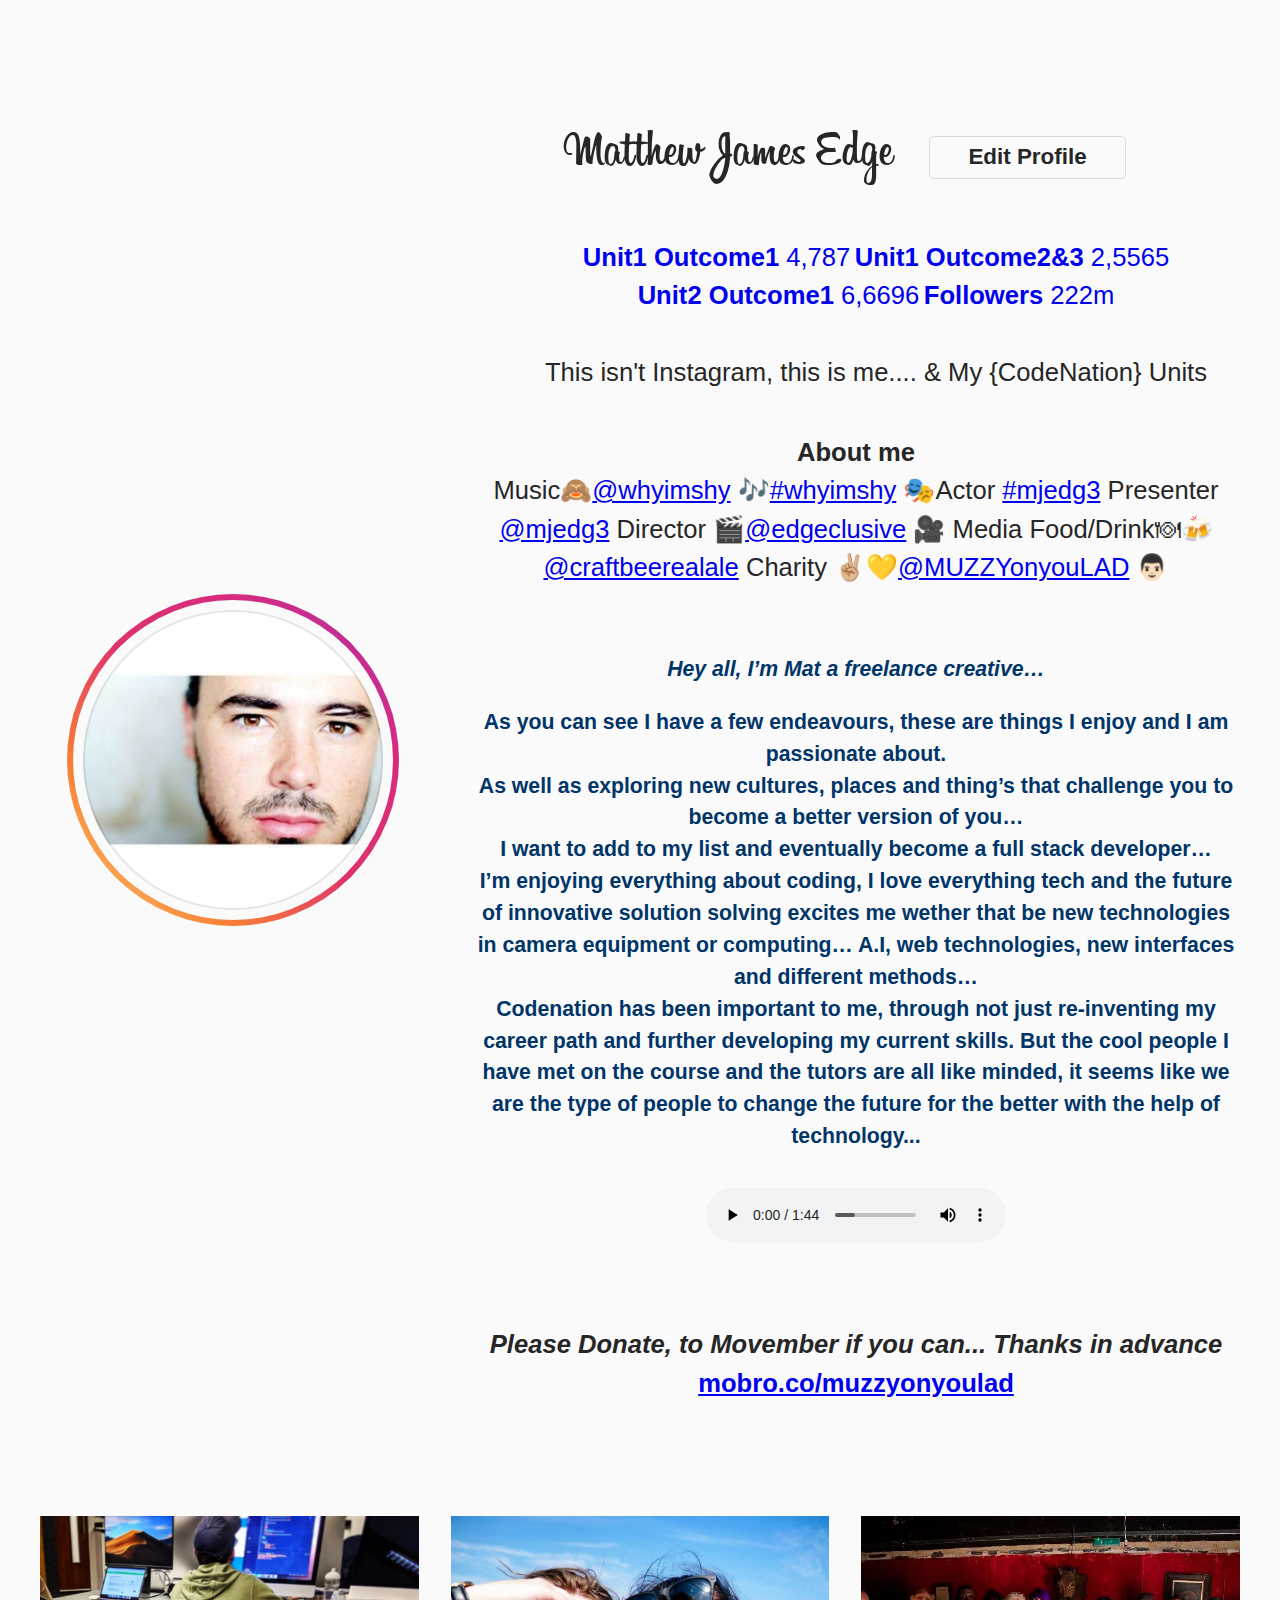
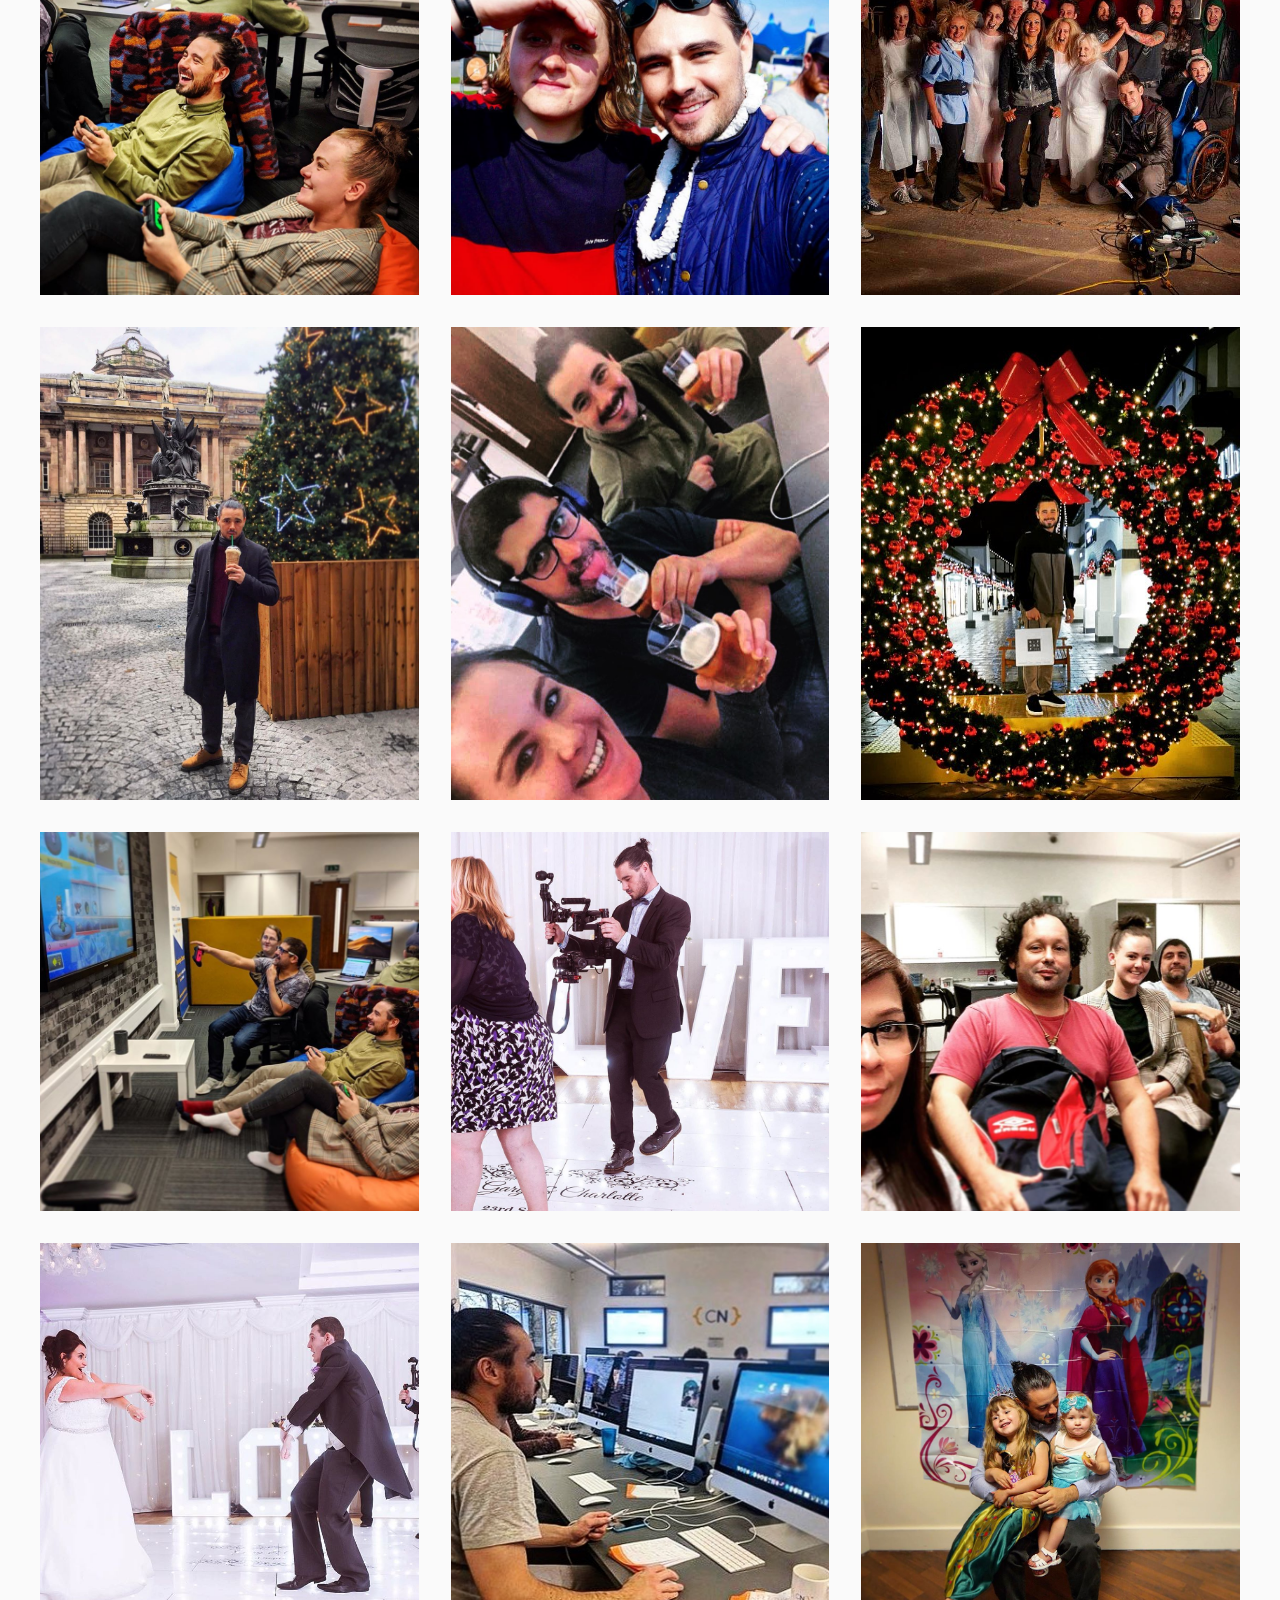
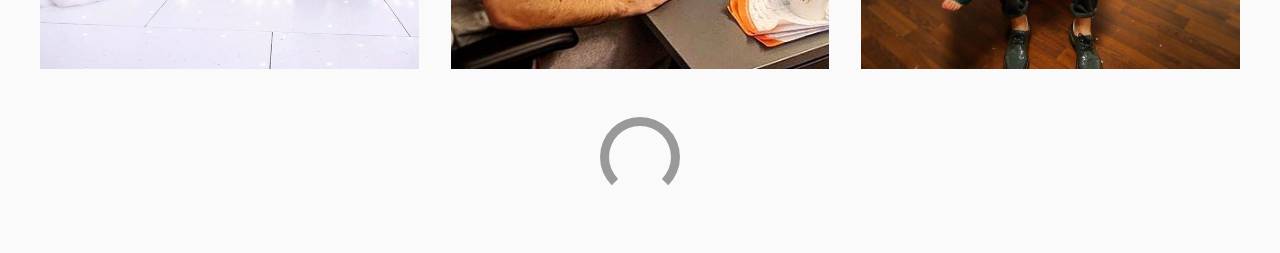
<file: index.html>
<!DOCTYPE html>
<html lang="en">

<head>
    <meta charset="UTF-8">
    <title> Matthew James Edge</title>
    <title>This isn't Instagram, this is me...</title>
    <!-- link then tab command forward slash for notes-->

    <link rel="stylesheet" href="main.css">
</head>
<!-- Base to help with future designs tilda--> 
<body>
        <header>

                <div class="container">
            
                    <div class="profile">
            
                        <div class="profile-image">
            
                            <img src="./filesforweb/headshotforwebsite.jpg" alt="headshotforwebsite">
            
                        </div>
            
                        <div class="profile-user-settings">
            
                            <h1 class="profile-user-name">Matthew James Edge</h1>
            
                            <button class="btn profile-edit-btn">Edit Profile</button>
            
                            <button class="btn profile-settings-btn" aria-label="profile settings"><i class="fas fa-cog" aria-hidden="true"></i></button>
            
                        </div>
            
                        <div class="profile-stats">
            
                            <ul>
                                    <a href="unit1.html" ><li> <span class="profile-stat-count">Unit1 Outcome1</span> 4,787</li></a>
                                    <a href="unit1outcome2&3.html"><li> <span class="profile-stat-count">Unit1 Outcome2&3</span> 2,5565</li></a>
                                    <a href="unit2.html"><li> <span class="profile-stat-count">Unit2 Outcome1</span> 6,6696</li></a>
                                <a href="easteregg.html" ><li> <span class="profile-stat-count">Followers</span> 222m</li></a>
                                <li><span class="profile-stat-count"></span> 
                                    <br>
                                    This isn't Instagram, this is me.... 
                                & My {CodeNation} Units</li>
                            </ul>
            
                        </div>
            
                        <div class="profile-bio">
            
                            <p><span class="profile-real-name">About me</span> 
                                <br>
                                Music🙈<a id="whyimshy" href="https://www.instagram.com/whyimshy/">@whyimshy</a>
                                🎶<a id="whyimshy" href="https://www.instagram.com/explore/tags/whyimshy/">#whyimshy</a>
                                🎭Actor <a id="mjedg3" href="https://www.instagram.com/explore/tags/mjedg3/">#mjedg3</a>
                                Presenter <a id="mjedg3" href="https://www.instagram.com/mjedg3/">@mjedg3</a>
                                Director 🎬<a id="edgeclusive" href="https://www.instagram.com/edgeclusive/">@edgeclusive</a>
                                🎥 Media Food/Drink🍽🍻 <a id="craftbeerealale" href="https://www.instagram.com/craftbeerealale/">@craftbeerealale</a>
                                Charity ✌🏼💛<a id="muzzyonyoulad" href="https://www.instagram.com/muzzyonyoulad/">@MUZZYonyouLAD</a>
                                👨🏻</p>
                                <h5 class="aboutme"><br>
                                    <em>Hey all, I’m Mat a freelance creative…</em>
                                    <p>
                                        As you can see I have a few endeavours, these are things I enjoy and I am passionate about.
                                        <br>
                                            As well as exploring new cultures, places and thing’s that challenge you to become a better version of you…
                                            <br>
                                                I want to add to my list and eventually become a full stack developer…
                                                <br>
                                                    I’m enjoying everything about coding, I love everything tech and the future of innovative solution
                                                    solving excites me wether that be new technologies in camera equipment or computing…
                                                    A.I, web technologies, new interfaces and different methods…
                                                    <br>
                                                    Codenation has been important to me, through not just re-inventing my career path and further developing my current skills. 
                                                    But the cool people I have met on the course and the tutors are all like minded, it seems like we are the type of people to change the future for the better with the help of technology... 
                                                    </h5>
                                                    <a href="sundaymorning.mp3"></a>
                                                    <embed name= "sundaymorning.mp3 src= "sundaymorning.mp3 autostart="true" loop="true"
                                                    width="2" height="0">
                                                    <audio src="/sundaymorning.mp3" controls></audio>
                                                    </embed>
                                                             
                                                       
                                                          
                            <h4 class="donate"><br>
                                <em>Please Donate, to Movember if you can... Thanks in advance</em>
                        <a class="yLUwa"
                            href="https://mobro.co/MUZZYonyouLAD"
                            rel="me nofollow noopener noreferrer" target="_blank">
                            mobro.co/muzzyonyoulad</a>
            
                    <!-- End of profile section -->
            
                </div>
                <!-- End of container -->
            
            </header>
            
            <main>
            
                <div class="container">
            
                    <div class="gallery">
            
                        <div class="gallery-item" tabindex="0">
            
                            <img src="image1.jpg" class="gallery-image" alt="">
            
                            <div class="gallery-item-info">
            
                                <ul>
                                    <li class="gallery-item-likes"><span class="visually-hidden">Likes:</span><i class="fas fa-heart" aria-hidden="true"></i> 3,9568</li>
                                    <li class="gallery-item-comments"><span class="visually-hidden">Comments:</span><i class="fas fa-comment" aria-hidden="true"></i> 8889</li>
                                </ul>
            
                            </div>
            
                        </div>
            
                        <div class="gallery-item" tabindex="0">
            
                            <img src="image3.jpg" class="gallery-image" alt="">
            
                            <div class="gallery-item-info">
            
                                <ul>
                                    <li class="gallery-item-likes"><span class="visually-hidden">Likes:</span><i class="fas fa-heart" aria-hidden="true"></i> 9999,9568</li>
                                    <li class="gallery-item-comments"><span class="visually-hidden">Comments:</span><i class="fas fa-comment" aria-hidden="true"></i> 3837</li>
                                </ul>
            
                            </div>
            
                        </div>
            
                        <div class="gallery-item" tabindex="0">
            
                            <img src="image2.jpg" class="gallery-image" alt="">
            
                            <div class="gallery-item-type">
            
                                <span class="visually-hidden">Gallery</span><i class="fas fa-clone" aria-hidden="true"></i>
            
                            </div>
            
                            <div class="gallery-item-info">
            
                                <ul>
                                    <li class="gallery-item-likes"><span class="visually-hidden">Likes:</span><i class="fas fa-heart" aria-hidden="true"></i> 4844,9568</li>
                                    <li class="gallery-item-comments"><span class="visually-hidden">Comments:</span><i class="fas fa-comment" aria-hidden="true"></i> 89549</li>
                                </ul>
            
                            </div>
            
                        </div>
            
                        <div class="gallery-item" tabindex="0">
            
                            <img src="image5.jpg" class="gallery-image" alt="">
            
                            <div class="gallery-item-type">
            
                                <span class="visually-hidden">Video</span><i class="fas fa-video" aria-hidden="true"></i>
            
                            </div>
            
                            <div class="gallery-item-info">
            
                                <ul>
                                    <li class="gallery-item-likes"><span class="visually-hidden">Likes:</span><i class="fas fa-heart" aria-hidden="true"></i> 373,888</li>
                                    <li class="gallery-item-comments"><span class="visually-hidden">Comments:</span><i class="fas fa-comment" aria-hidden="true"></i> 88</li>
                                </ul>
            
                            </div>
            
                        </div>
            
                        <div class="gallery-item" tabindex="0">
            
                            <img src="image4.jpg" class="gallery-image" alt="">
            
                            <div class="gallery-item-type">
            
                                <span class="visually-hidden">Gallery</span><i class="fas fa-clone" aria-hidden="true"></i>
            
                            </div>
            
                            <div class="gallery-item-info">
            
                                <ul>
                                    <li class="gallery-item-likes"><span class="visually-hidden">Likes:</span><i class="fas fa-heart" aria-hidden="true"></i> 69</li>
                                    <li class="gallery-item-comments"><span class="visually-hidden">Comments:</span><i class="fas fa-comment" aria-hidden="true"></i> 3737</li>
                                </ul>
            
                            </div>
            
                        </div>
            
                        <div class="gallery-item" tabindex="0">
            
                            <img src="image6.jpg" class="gallery-image" alt="">
            
                            <div class="gallery-item-info">
            
                                <ul>
                                    <li class="gallery-item-likes"><span class="visually-hidden">Likes:</span><i class="fas fa-heart" aria-hidden="true"></i> 69</li>
                                    <li class="gallery-item-comments"><span class="visually-hidden">Comments:</span><i class="fas fa-comment" aria-hidden="true"></i> 282</li>
                                </ul>
            
                            </div>
            
                        </div>
            
                        <div class="gallery-item" tabindex="0">
            
                            <img src="image7.jpg" class="gallery-image" alt="">
            
                            <div class="gallery-item-type">
            
                                <span class="visually-hidden">Gallery</span><i class="fas fa-clone" aria-hidden="true"></i>
            
                            </div>
            
                            <div class="gallery-item-info">
            
                                <ul>
                                    <li class="gallery-item-likes"><span class="visually-hidden">Likes:</span><i class="fas fa-heart" aria-hidden="true"></i> 256</li>
                                    <li class="gallery-item-comments"><span class="visually-hidden">Comments:</span><i class="fas fa-comment" aria-hidden="true"></i> 12</li>
                                </ul>
            
                            </div>
            
                        </div>
            
                        <div class="gallery-item" tabindex="0">
            
                            <img src="image8.jpg" class="gallery-image" alt="">
            
                            <div class="gallery-item-info">
            
                                <ul>
                                    <li class="gallery-item-likes"><span class="visually-hidden">Likes:</span><i class="fas fa-heart" aria-hidden="true"></i> 99</li>
                                    <li class="gallery-item-comments"><span class="visually-hidden">Comments:</span><i class="fas fa-comment" aria-hidden="true"></i> 67</li>
                                </ul>
            
                            </div>
            
                        </div>
            
                        <div class="gallery-item" tabindex="0">
            
                            <img src="image9.jpg" class="gallery-image" alt="">
            
                            <div class="gallery-item-type">
            
                                <span class="visually-hidden">Gallery</span><i class="fas fa-clone" aria-hidden="true"></i>
            
                            </div>
            
                            <div class="gallery-item-info">
            
                                <ul>
                                    <li class="gallery-item-likes"><span class="visually-hidden">Likes:</span><i class="fas fa-heart" aria-hidden="true"></i> 59595959</li>
                                    <li class="gallery-item-comments"><span class="visually-hidden">Comments:</span><i class="fas fa-comment" aria-hidden="true"></i> 37327</li>
                                </ul>
            
                            </div>
            
                        </div>
            
                        <div class="gallery-item" tabindex="0">
            
                            <img src="image11.jpg" class="gallery-image" alt="">
            
                            <div class="gallery-item-info">
            
                                <ul>
                                    <li class="gallery-item-likes"><span class="visually-hidden">Likes:</span><i class="fas fa-heart" aria-hidden="true"></i> 34</li>
                                    <li class="gallery-item-comments"><span class="visually-hidden">Comments:</span><i class="fas fa-comment" aria-hidden="true"></i> 1</li>
                                </ul>
            
                            </div>
            
                        </div>
            
                        <div class="gallery-item" tabindex="0">
            
                            <img src="image10.jpg" class="gallery-image" alt="">
            
                            <div class="gallery-item-info">
            
                                <ul>
                                    <li class="gallery-item-likes"><span class="visually-hidden">Likes:</span><i class="fas fa-heart" aria-hidden="true"></i> 383</li>
                                    <li class="gallery-item-comments"><span class="visually-hidden">Comments:</span><i class="fas fa-comment" aria-hidden="true"></i> 25</li>
                                </ul>
            
                            </div>
            
                        </div>
            
                        <div class="gallery-item" tabindex="0">
            
                            <img src="image12.jpg" class="gallery-image" alt="">
            
                            <div class="gallery-item-type">
            
                                <span class="visually-hidden">Video</span><i class="fas fa-video" aria-hidden="true"></i>
            
                            </div>
            
                            <div class="gallery-item-info">
            
                                <ul>
                                    <li class="gallery-item-likes"><span class="visually-hidden">Likes:</span><i class="fas fa-heart" aria-hidden="true"></i> 774</li>
                                    <li class="gallery-item-comments"><span class="visually-hidden">Comments:</span><i class="fas fa-comment" aria-hidden="true"></i> 383</li>
                                </ul>
            
                            </div>
            
                        </div>
            
                    </div>

                </header>
            
              
                                </div>
                
                            </div>
                
                        </div>
                    <!-- End of gallery -->
            
                    <div class="loader"></div>
            
                </div>
                <!-- End of container -->
            
            </main>
            <script src="index.js"></script>
</body>
</html>
</file>
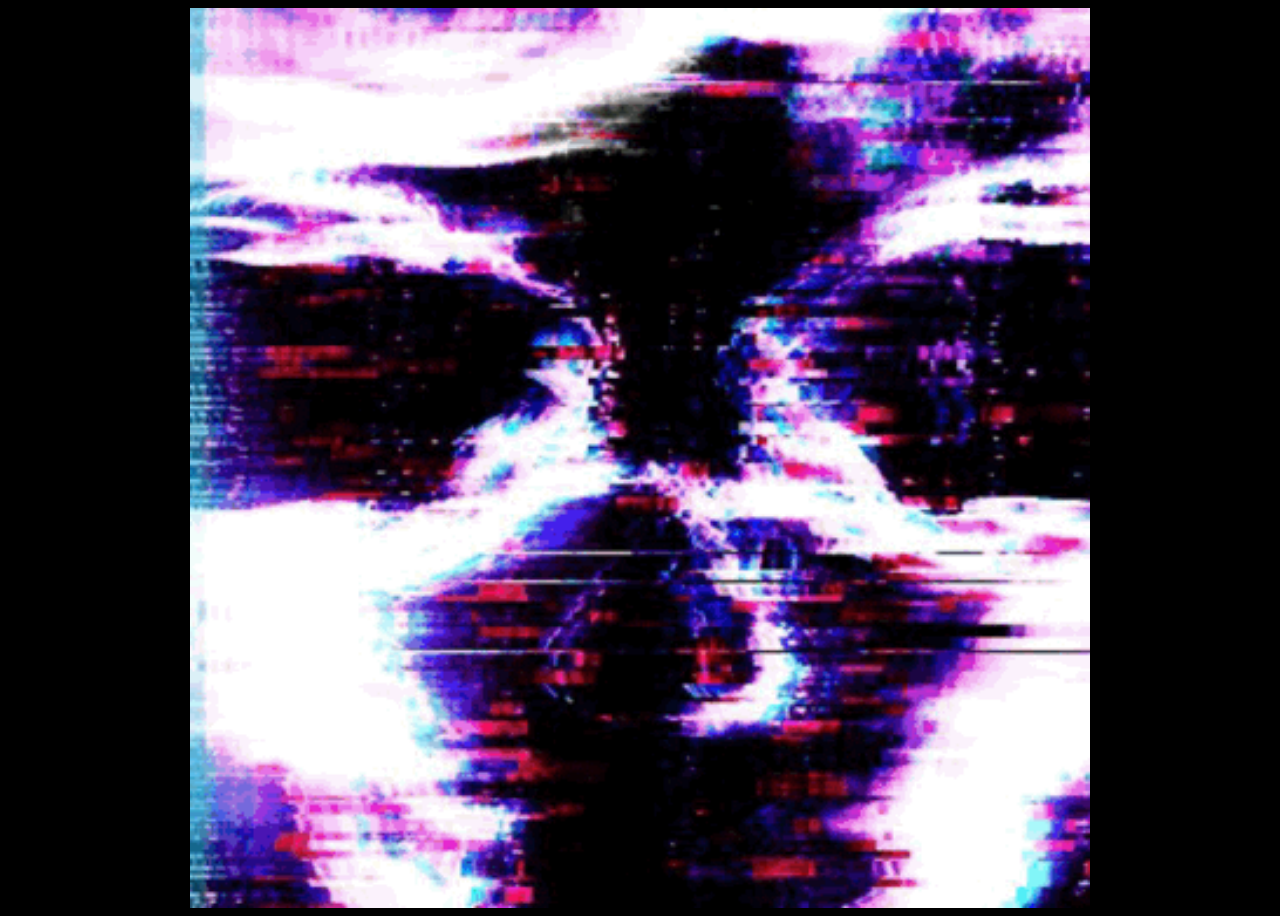
<file: easteregg.html>
<!DOCTYPE html>
<html lang="en">
<head>
    <meta charset="UTF-8">
    <meta name="viewport" content="width=device-width, initial-scale=1.0">
    <meta http-equiv="X-UA-Compatible" content="ie=edge">
    <link rel="stylesheet" href="easteregg.css">
    <title>Document</title>
</head>
<body> 
       
  <img src="filesforweb/giphy.gif" alt="gif">
</body>
</html>
</file>
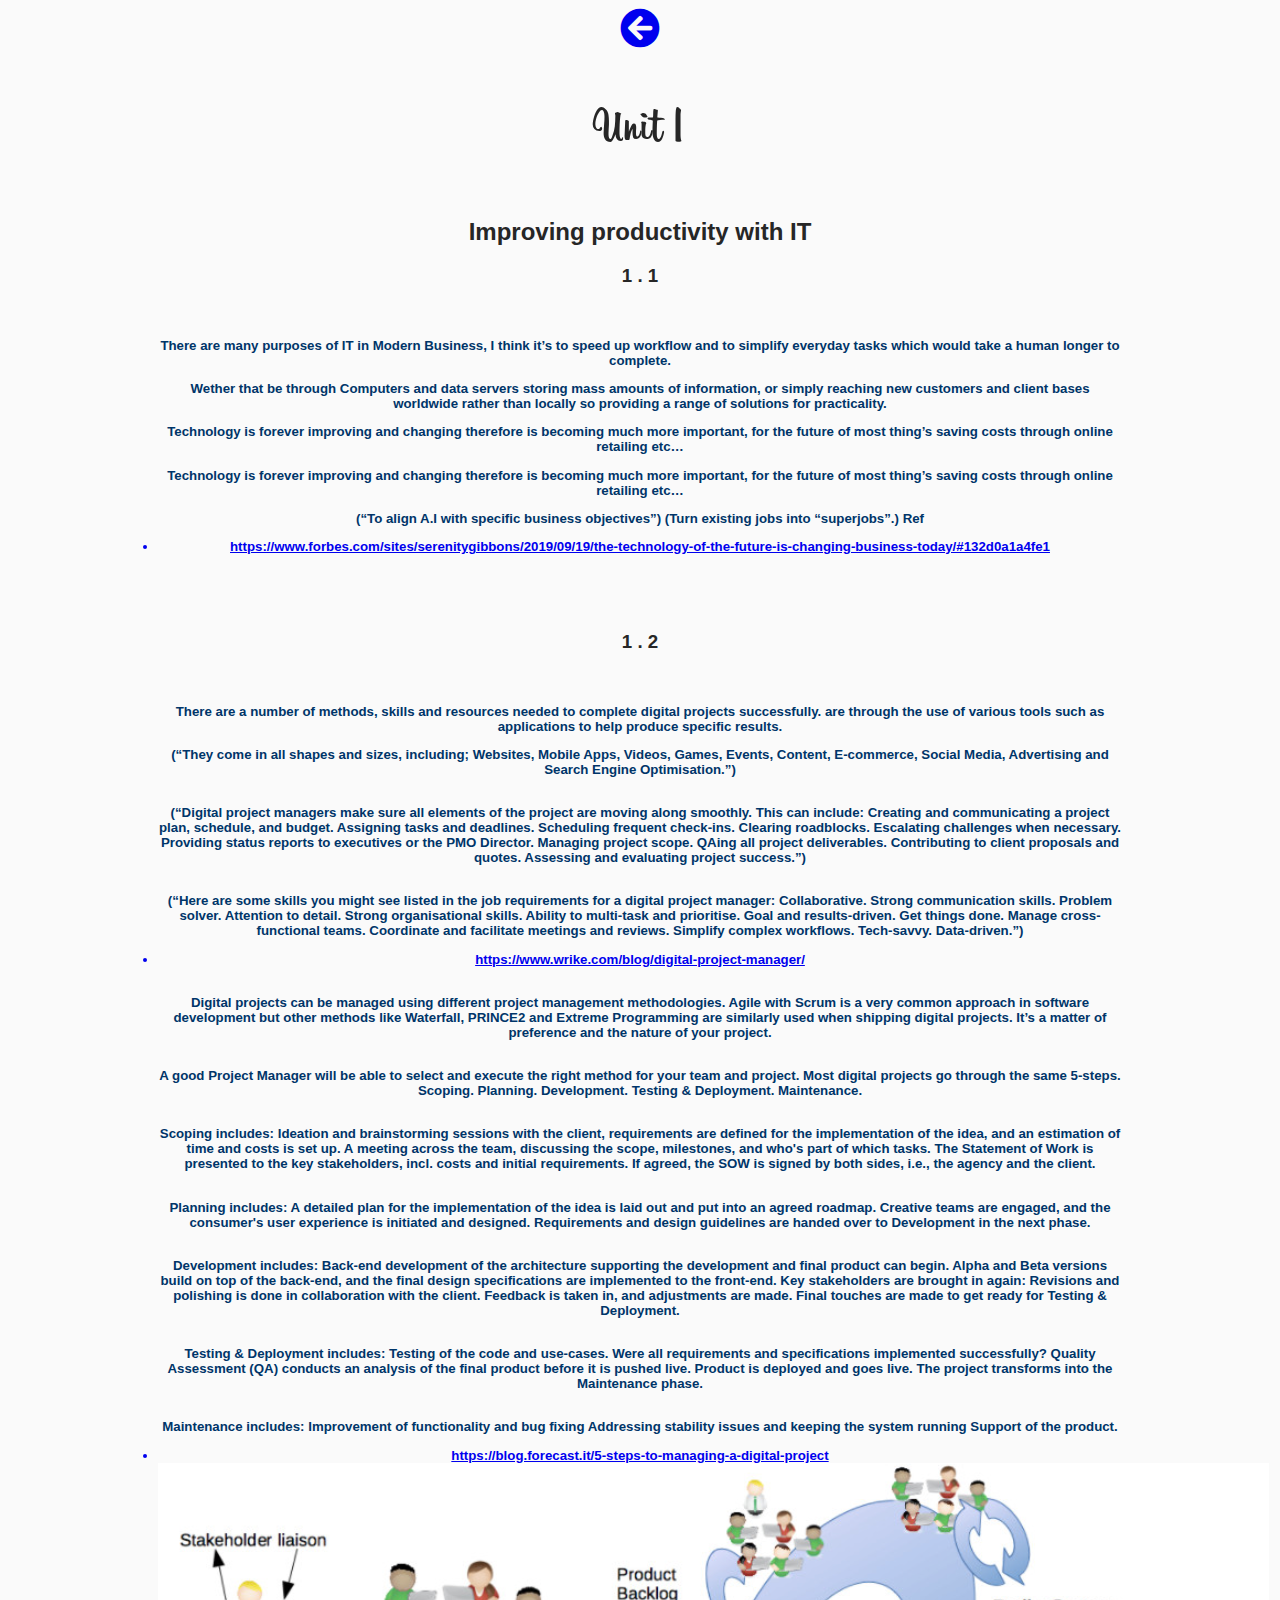
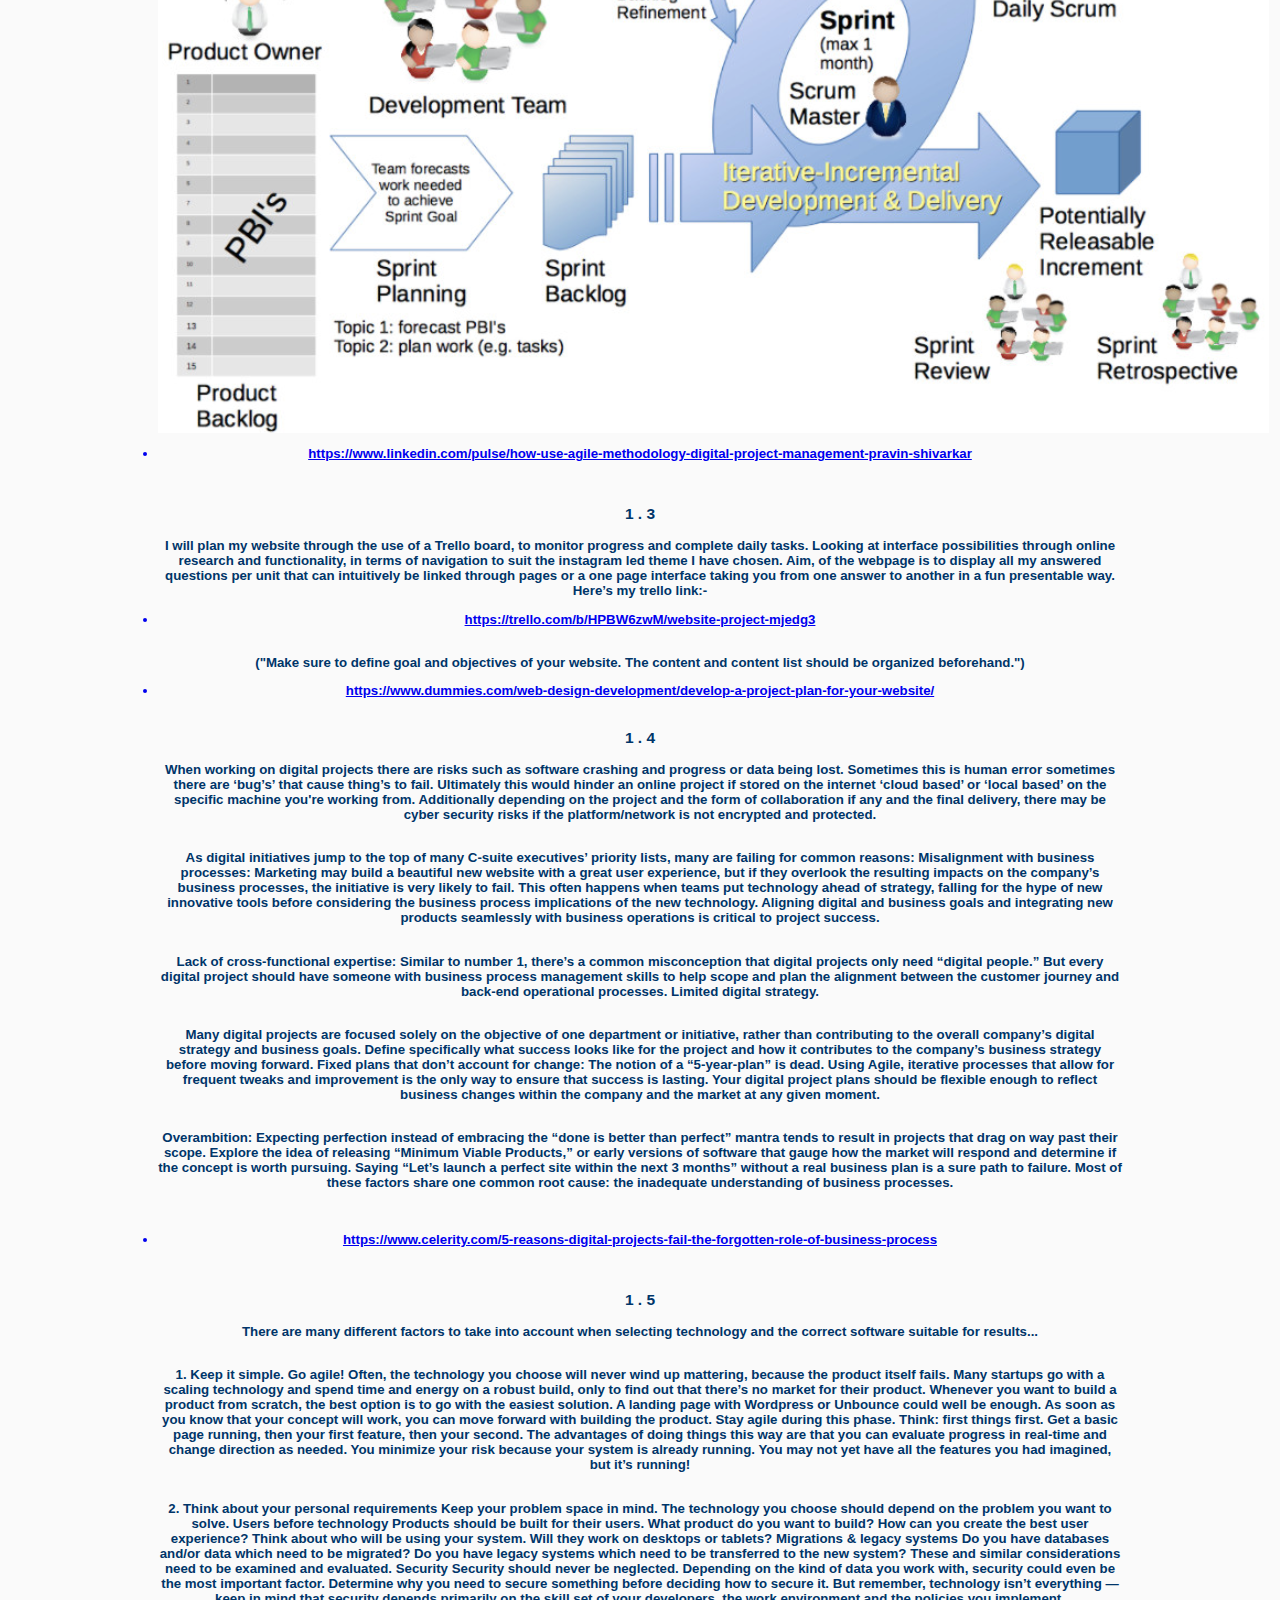
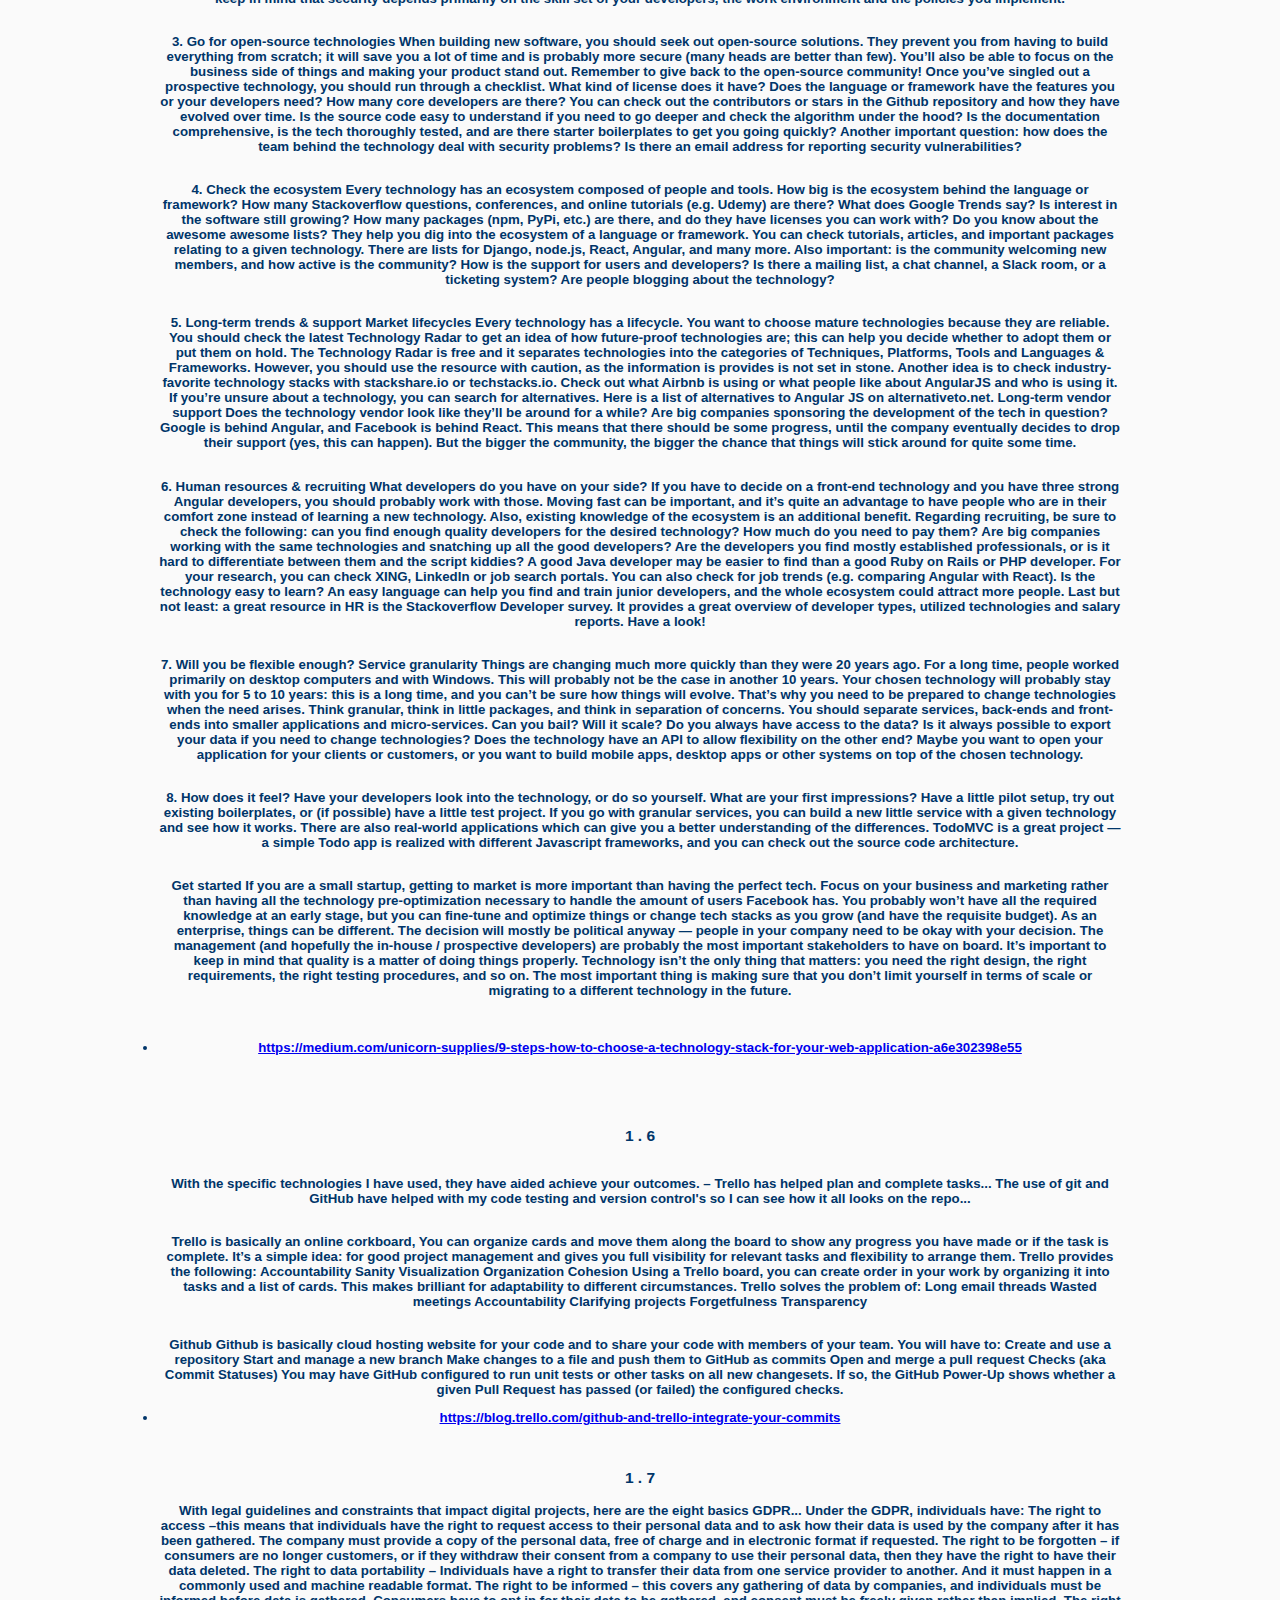
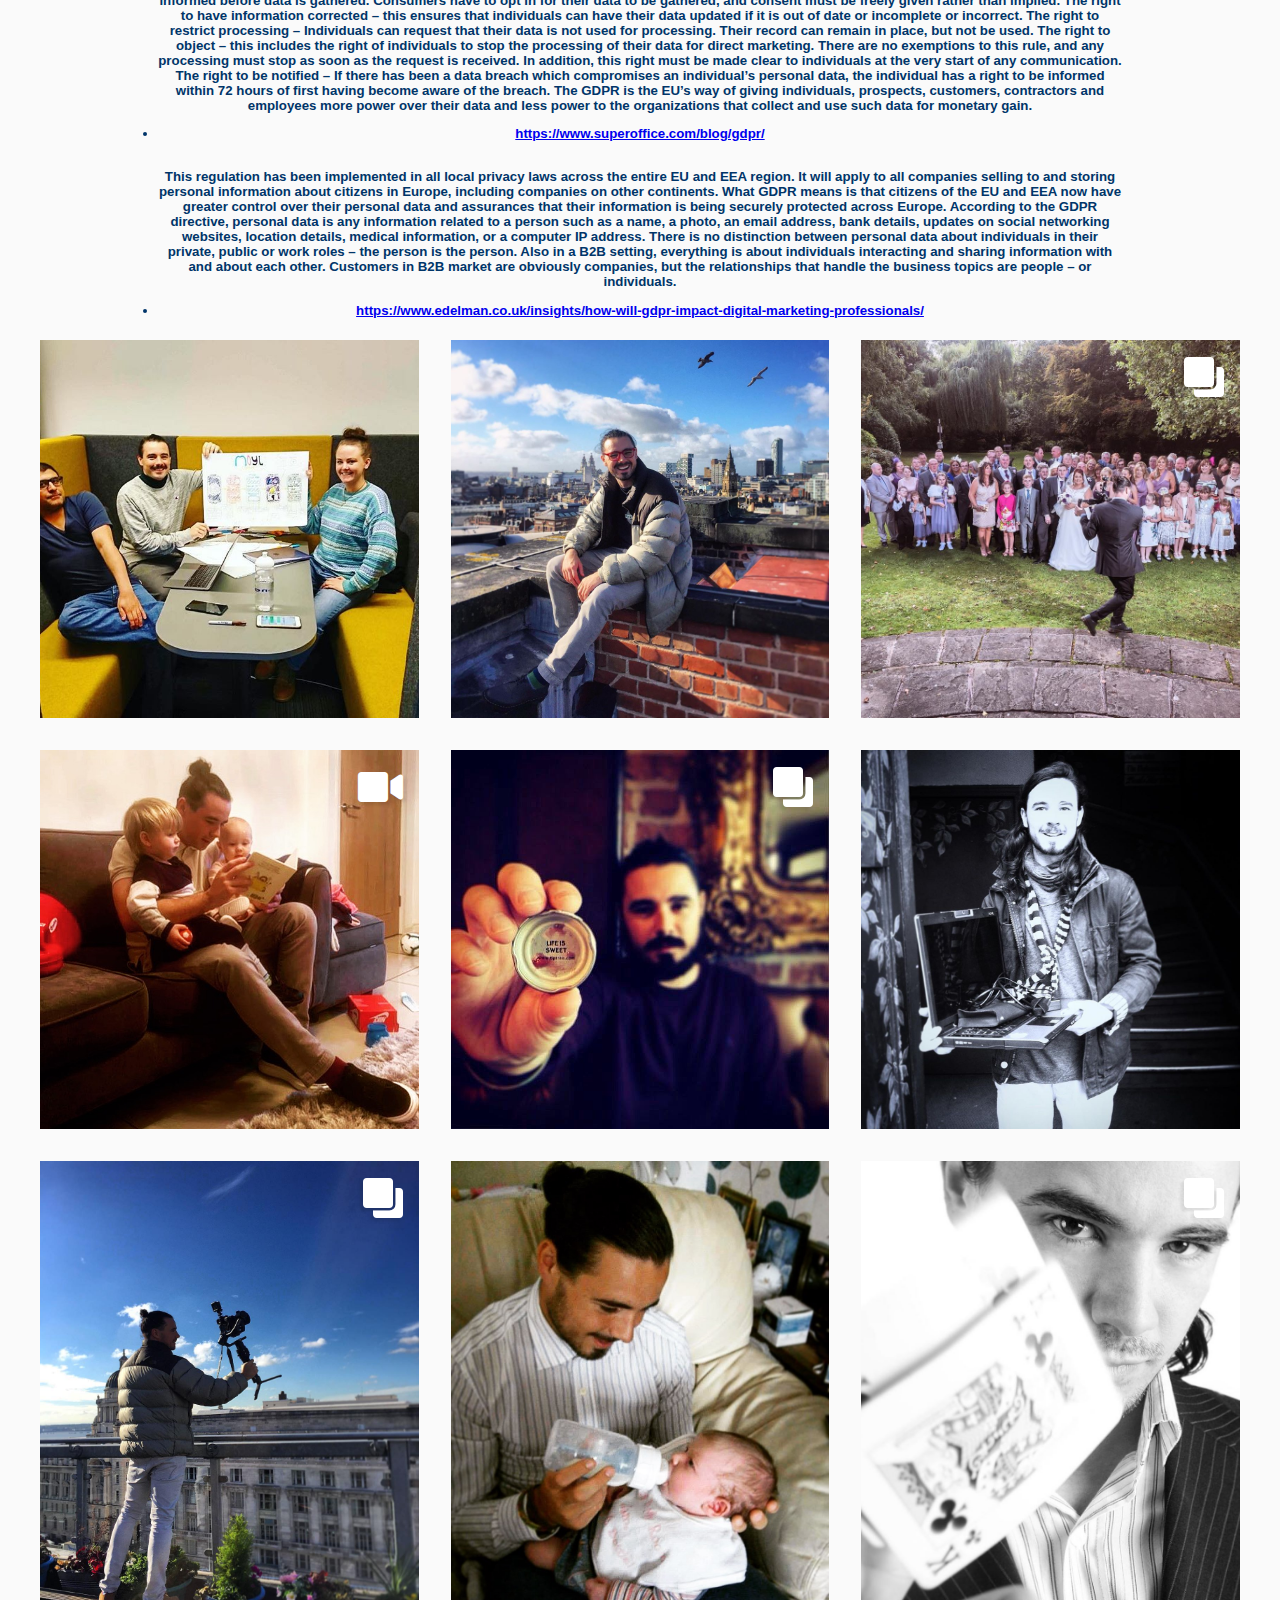
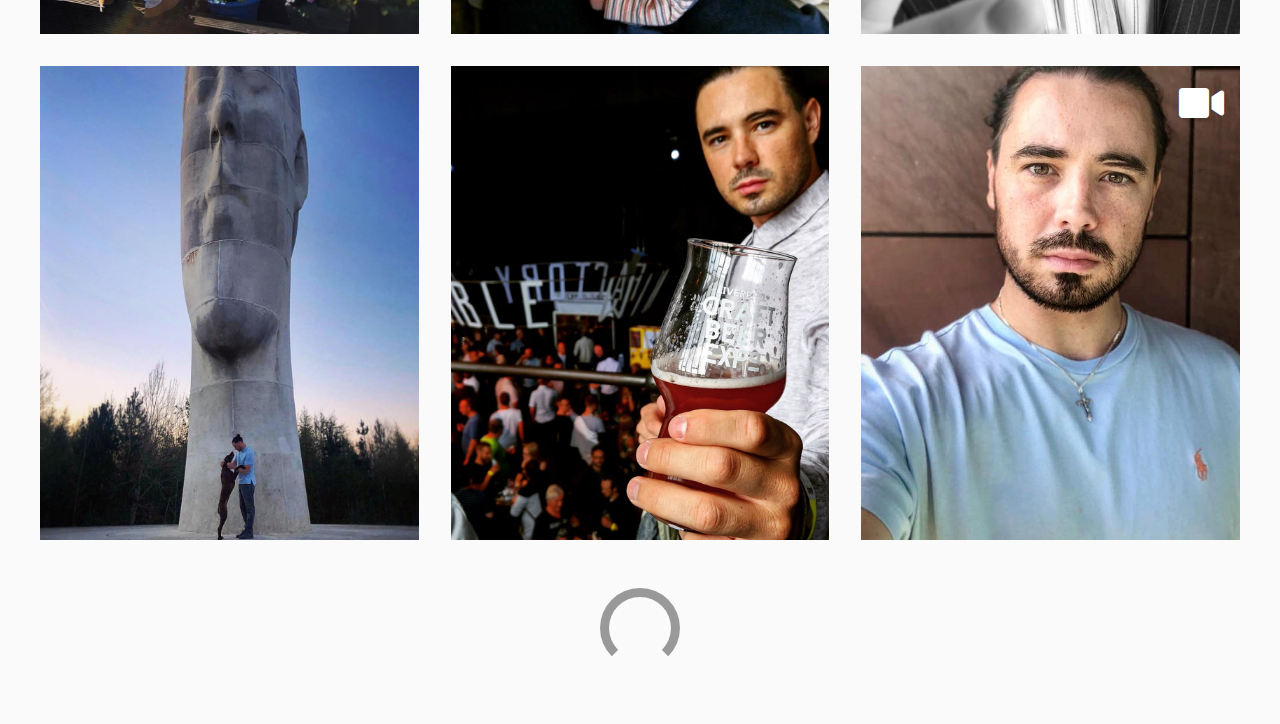
<file: unit1.html>
<!DOCTYPE html>
<html lang="en">
<head>
    <meta charset="UTF-8">
    <meta name="viewport" content="width=device-width, initial-scale=1.0">
    <meta http-equiv="X-UA-Compatible" content="ie=edge">
    <title>Document</title>
    <link rel="stylesheet" href="main.css">
    <link rel="stylesheet" href="https://use.fontawesome.com/releases/v5.4.1/css/all.css">
    <a href="index.html" ><i class="fas fa-arrow-circle-left"></i></a>
    
<br>
</p>
<h1 class="profile-user-name">Unit 1</h1>
 <h2>Improving productivity with IT</h2>
</head>
<body>
      
    <div class="wrap">

        <h3 class="questions">1 . 1</h3>
        <p>  
            </p>
            <h5 class="aboutme"><br>
                <p>There are many purposes of IT in Modern Business, I think it’s to speed up workflow and to simplify everyday tasks which would take a human longer to complete. 
                <br>
            </p>
                        Wether that be through Computers and data servers storing mass amounts of information, or simply reaching new customers and client bases worldwide rather than locally so providing a range of solutions for practicality.
                        <br>
                    </p>
                    Technology is forever improving and changing therefore is becoming much more important, for the future of most thing’s saving costs through online retailing etc…
                    <br>
                </p>
                        Technology is forever improving and changing therefore is becoming much more important, for the future of most thing’s saving costs through online retailing etc…
                        <br>
                    </p>
                            (“To align A.I with specific business objectives”)
                            (Turn existing jobs into “superjobs”.)
                            Ref </p>
                            <a href="https://www.forbes.com/sites/serenitygibbons/2019/09/19/the-technology-of-the-future-is-changing-business-today/#132d0a1a4fe1" ><li> <span class="trellolink">https://www.forbes.com/sites/serenitygibbons/2019/09/19/the-technology-of-the-future-is-changing-business-today/#132d0a1a4fe1</span></li></a>
                            </p>
                                </h5>
<p>
    <br>

    <br>
                    <h3 class="questions">1 . 2</h3>
                    <p>  
                        </p>
                        <h5 class="aboutme"><br>
                            <p> There are a number of methods, skills and resources needed to complete digital projects successfully. are through the use of various tools such as applications to help produce specific results.
                                    <br>
                                </p>
<p> (“They come in all shapes and sizes, including;
Websites, Mobile Apps, Videos, Games, Events, Content, E-commerce, Social Media, Advertising and Search Engine Optimisation.”)
 
<p>
    <br>

(“Digital project managers make sure all elements of the project are moving along smoothly. 
This can include:

Creating and communicating a project plan, schedule, and budget.
Assigning tasks and deadlines.
Scheduling frequent check-ins.
Clearing roadblocks.
Escalating challenges when necessary.
Providing status reports to executives or the PMO Director.
Managing project scope.
QAing all project deliverables.
Contributing to client proposals and quotes.
Assessing and evaluating project success.”)

<p>
    <br>

(“Here are some skills you might see listed in the job requirements for a digital project manager:
Collaborative.
Strong communication skills. 
Problem solver.
Attention to detail. 
Strong organisational skills.
Ability to multi-task and prioritise.
Goal and results-driven.
Get things done.
Manage cross-functional teams.
Coordinate and facilitate meetings and reviews.
Simplify complex workflows.
Tech-savvy.
Data-driven.”)

</p>
<a href="https://www.wrike.com/blog/digital-project-manager/" ><li> <span class="trellolink">https://www.wrike.com/blog/digital-project-manager/</span></li></a>
</p>

<p>
        <br>

Digital projects can be managed using different project management methodologies.
Agile with Scrum is a very common approach in software development but other methods like Waterfall, PRINCE2 and Extreme Programming are similarly used when shipping digital projects.
It’s a matter of preference and the nature of your project.

<p>
        <br>
A good Project Manager will be able to select and execute the right method for your team and project. Most digital projects go through the same 5-steps.

Scoping.
Planning.
Development.
Testing & Deployment.
Maintenance.

<p>
        <br>

Scoping includes:
	Ideation and brainstorming sessions with the client, requirements are defined for the implementation of the idea, and an estimation of time and costs is set up.
	A meeting across the team, discussing the scope, milestones, and who's part of which tasks.
	The Statement of Work is presented to the key stakeholders, incl. costs and initial requirements. If agreed, the SOW is signed by both sides, i.e., the agency and the client.

    <p>
            <br>
Planning includes:
	A detailed plan for the implementation of the idea is laid out and put into an agreed roadmap.
	Creative teams are engaged, and the consumer's user experience is initiated and designed.
	Requirements and design guidelines are handed over to Development in the next phase.

    <p>
            <br>

Development includes:
	Back-end development of the architecture supporting the development and final product can begin.
	Alpha and Beta versions build on top of the back-end, and the final design specifications are implemented to the front-end.
	Key stakeholders are brought in again: Revisions and polishing is done in collaboration with the client. Feedback is taken in, and adjustments are made.
	Final touches are made to get ready for Testing & Deployment.

    <p>
            <br>

Testing & Deployment includes:
	Testing of the code and use-cases. Were all requirements and specifications implemented successfully?
	Quality Assessment (QA) conducts an analysis of the final product before it is pushed live.
	Product is deployed and goes live.
	The project transforms into the Maintenance phase.
    <p>
            <br>
Maintenance includes:
	Improvement of functionality and bug fixing
	Addressing stability issues and keeping the system running
	Support of the product.
    
</p>
<a href="https://blog.forecast.it/5-steps-to-managing-a-digital-project" ><li> <span class="trellolink">https://blog.forecast.it/5-steps-to-managing-a-digital-project</span></li></a>
    <div class="Managingteams">
            
            <img src="MANAGING DIGITAL PROJECTS USE.png" alt="managingteams">
        </p>
        <a href="https://www.linkedin.com/pulse/how-use-agile-methodology-digital-project-management-pravin-shivarkar" ><li> <span class="trellolink">https://www.linkedin.com/pulse/how-use-agile-methodology-digital-project-management-pravin-shivarkar</span></li></a>
            
            <p>
                    <br>
                    <h3 class="questions">1 . 3</h3>
                    <p>         
I will plan my website through the use of a Trello board, to monitor progress and complete daily tasks.
Looking at interface possibilities through online research and functionality, in terms of navigation to suit the instagram led theme I have chosen.
Aim, of the webpage is to display all my answered questions per unit that can intuitively be linked through pages or a one page interface taking you from one answer to another in a fun presentable way.

Here’s my trello link:-

</p>
<a href="https://trello.com/b/HPBW6zwM/website-project-mjedg3" ><li> <span class="trellolink">https://trello.com/b/HPBW6zwM/website-project-mjedg3</span></li></a>

<p>
        <br>
("Make sure to define goal and objectives of your website. The content and content list should be organized beforehand.")

</p>
<a href="https://www.dummies.com/web-design-development/develop-a-project-plan-for-your-website/" ><li> <span class="planningref">https://www.dummies.com/web-design-development/develop-a-project-plan-for-your-website/</span></li></a>



<br>
                    <h3 class="questions">1 . 4</h3>
                    <p>         
                            When working on digital projects there are risks such as software crashing and progress or data being lost. 
                            Sometimes this is human error sometimes there are ‘bug’s’  that cause thing’s to fail. Ultimately this would hinder an online project if stored on the internet ‘cloud based’ or ‘local based’ on the specific machine you're working from.
                            Additionally depending on the project and the form of collaboration if any and the final delivery, there may be cyber security risks if the platform/network is not encrypted and protected.
                            <p>
                                    <br>
                            As digital initiatives jump to the top of many C-suite executives’ priority lists, many are failing for common reasons:
                            Misalignment with business processes: Marketing may build a beautiful new website with a great user experience, but if they overlook the resulting impacts on the company’s business processes, the initiative is very likely to fail. 
                            This often happens when teams put technology ahead of strategy, falling for the hype of new innovative tools before considering the business process implications of the new technology. 
                            Aligning digital and business goals and integrating new products seamlessly with business operations is critical to project success.
                            <p>
                                    <br>
                            Lack of cross-functional expertise: Similar to number 1, there’s a common misconception that digital projects only need “digital people.” 
                            But every digital project should have someone with business process management skills to help scope and plan the alignment between the customer journey and back-end operational processes.
                            Limited digital strategy. 
                            <p>
                                    <br>
                            Many digital projects are focused solely on the objective of one department or initiative, rather than contributing to the overall company’s digital strategy and business goals. Define specifically what success looks like for the project and how it contributes to the company’s business strategy before moving forward.
                            Fixed plans that don’t account for change: The notion of a “5-year-plan” is dead. Using Agile, iterative processes that allow for frequent tweaks and improvement is the only way to ensure that success is lasting. 
                            Your digital project plans should be flexible enough to reflect business changes within the company and the market at any given moment.
                            <p>
                                    <br>
                            Overambition: Expecting perfection instead of embracing the “done is better than perfect” mantra tends to result in projects that drag on way past their scope. Explore the idea of releasing “Minimum Viable Products,” or early versions of software that gauge how the market will respond and determine if the concept is worth pursuing. 
                            Saying “Let’s launch a perfect site within the next 3 months” without a real business plan is a sure path to failure.
                            Most of these factors share one common root cause: the inadequate understanding of business processes.
                            <p>
                                    <br>
                                </p>
                                <a href="https://www.celerity.com/5-reasons-digital-projects-fail-the-forgotten-role-of-business-process" ><li> <span class="5digitalbusinessprocess">https://www.celerity.com/5-reasons-digital-projects-fail-the-forgotten-role-of-business-process</span></li></a>
                                <p>
                                        <br>
                                        <h3 class="questions">1 . 5</h3>                 
                    <p>         
                            There are many different factors to take into account when selecting technology and the correct software suitable for results...
                            <p>
                                    <br>
                            1. Keep it simple. Go agile!
                            Often, the technology you choose will never wind up mattering, because the product itself fails. Many startups go with a scaling technology and spend time and energy on a robust build, only to find out that there’s no market for their product.
                            Whenever you want to build a product from scratch, the best option is to go with the easiest solution. A landing page with Wordpress or Unbounce could well be enough. As soon as you know that your concept will work, you can move forward with building the product. Stay agile during this phase. Think: first things first. Get a basic page running, then your first feature, then your second. The advantages of doing things this way are that you can evaluate progress in real-time and change direction as needed. You minimize your risk because your system is already running. You may not yet have all the features you had imagined, but it’s running!
                            <p>
                                    <br>
                            2. Think about your personal requirements
                            Keep your problem space in mind. The technology you choose should depend on the problem you want to solve. Users before technology
                            Products should be built for their users. What product do you want to build? How can you create the best user experience? Think about who will be using your system. Will they work on desktops or tablets?
                            Migrations & legacy systems
                            Do you have databases and/or data which need to be migrated? Do you have legacy systems which need to be transferred to the new system? These and similar considerations need to be examined and evaluated.
                            Security
                            Security should never be neglected. Depending on the kind of data you work with, security could even be the most important factor. Determine why you need to secure something before deciding how to secure it. But remember, technology isn’t everything — keep in mind that security depends primarily on the skill set of your developers, the work environment and the policies you implement.
                            <p>
                                    <br>
                            3. Go for open-source technologies
                            When building new software, you should seek out open-source solutions. They prevent you from having to build everything from scratch; it will save you a lot of time and is probably more secure (many heads are better than few). You’ll also be able to focus on the business side of things and making your product stand out. Remember to give back to the open-source community!
                            Once you’ve singled out a prospective technology, you should run through a checklist. What kind of license does it have? Does the language or framework have the features you or your developers need? How many core developers are there? You can check out the contributors or stars in the Github repository and how they have evolved over time. Is the source code easy to understand if you need to go deeper and check the algorithm under the hood? Is the documentation comprehensive, is the tech thoroughly tested, and are there starter boilerplates to get you going quickly?
                            Another important question: how does the team behind the technology deal with security problems? Is there an email address for reporting security vulnerabilities?
                            <p>
                                    <br>
                            4. Check the ecosystem
                            Every technology has an ecosystem composed of people and tools.
                            How big is the ecosystem behind the language or framework? How many Stackoverflow questions, conferences, and online tutorials (e.g. Udemy) are there? What does Google Trends say? Is interest in the software still growing? How many packages (npm, PyPi, etc.) are there, and do they have licenses you can work with?
                            Do you know about the awesome awesome lists? They help you dig into the ecosystem of a language or framework. You can check tutorials, articles, and important packages relating to a given technology. There are lists for Django, node.js, React, Angular, and many more.
                            Also important: is the community welcoming new members, and how active is the community? How is the support for users and developers? Is there a mailing list, a chat channel, a Slack room, or a ticketing system? Are people blogging about the technology?
                            <p>
                                    <br>
                            5. Long-term trends & support
                            Market lifecycles
                            Every technology has a lifecycle. You want to choose mature technologies because they are reliable. You should check the latest Technology Radar to get an idea of how future-proof technologies are; this can help you decide whether to adopt them or put them on hold. The Technology Radar is free and it separates technologies into the categories of Techniques, Platforms, Tools and Languages & Frameworks. However, you should use the resource with caution, as the information is provides is not set in stone.
                            Another idea is to check industry-favorite technology stacks with stackshare.io or techstacks.io. Check out what Airbnb is using or what people like about AngularJS and who is using it. If you’re unsure about a technology, you can search for alternatives. Here is a list of alternatives to Angular JS on alternativeto.net.
                            Long-term vendor support
                            Does the technology vendor look like they’ll be around for a while? Are big companies sponsoring the development of the tech in question? Google is behind Angular, and Facebook is behind React. This means that there should be some progress, until the company eventually decides to drop their support (yes, this can happen). But the bigger the community, the bigger the chance that things will stick around for quite some time.
                            <p>
                                    <br>
                            6. Human resources & recruiting
                            What developers do you have on your side? If you have to decide on a front-end technology and you have three strong Angular developers, you should probably work with those. Moving fast can be important, and it’s quite an advantage to have people who are in their comfort zone instead of learning a new technology. Also, existing knowledge of the ecosystem is an additional benefit.
                            Regarding recruiting, be sure to check the following: can you find enough quality developers for the desired technology? How much do you need to pay them? Are big companies working with the same technologies and snatching up all the good developers? Are the developers you find mostly established professionals, or is it hard to differentiate between them and the script kiddies? A good Java developer may be easier to find than a good Ruby on Rails or PHP developer. For your research, you can check XING, LinkedIn or job search portals. You can also check for job trends (e.g. comparing Angular with React).
                            Is the technology easy to learn? An easy language can help you find and train junior developers, and the whole ecosystem could attract more people.
                            Last but not least: a great resource in HR is the Stackoverflow Developer survey. It provides a great overview of developer types, utilized technologies and salary reports. Have a look!
                            <p>
                                    <br>
                            7. Will you be flexible enough?
                            Service granularity
                            Things are changing much more quickly than they were 20 years ago. For a long time, people worked primarily on desktop computers and with Windows. This will probably not be the case in another 10 years. Your chosen technology will probably stay with you for 5 to 10 years: this is a long time, and you can’t be sure how things will evolve. That’s why you need to be prepared to change technologies when the need arises.
                            Think granular, think in little packages, and think in separation of concerns. You should separate services, back-ends and front-ends into smaller applications and micro-services.
                            Can you bail? Will it scale?
                            Do you always have access to the data? Is it always possible to export your data if you need to change technologies? Does the technology have an API to allow flexibility on the other end? Maybe you want to open your application for your clients or customers, or you want to build mobile apps, desktop apps or other systems on top of the chosen technology.
                            <p>
                                    <br>
                            8. How does it feel?
                            Have your developers look into the technology, or do so yourself. What are your first impressions? Have a little pilot setup, try out existing boilerplates, or (if possible) have a little test project. If you go with granular services, you can build a new little service with a given technology and see how it works.
                            There are also real-world applications which can give you a better understanding of the differences. TodoMVC is a great project — a simple Todo app is realized with different Javascript frameworks, and you can check out the source code architecture. 
                            <p>
                                    <br>
                            Get started
                            If you are a small startup, getting to market is more important than having the perfect tech. Focus on your business and marketing rather than having all the technology pre-optimization necessary to handle the amount of users Facebook has. You probably won’t have all the required knowledge at an early stage, but you can fine-tune and optimize things or change tech stacks as you grow (and have the requisite budget).
                            As an enterprise, things can be different. The decision will mostly be political anyway — people in your company need to be okay with your decision. The management (and hopefully the in-house / prospective developers) are probably the most important stakeholders to have on board.
                            It’s important to keep in mind that quality is a matter of doing things properly. Technology isn’t the only thing that matters: you need the right design, the right requirements, the right testing procedures, and so on. The most important thing is making sure that you don’t limit yourself in terms of scale or migrating to a different technology in the future.
                            <p>
                                    <br>
                                    <a href="https://medium.com/unicorn-supplies/9-steps-how-to-choose-a-technology-stack-for-your-web-application-a6e302398e55" ><li> <span class="5digitalbusinessprocess">https://medium.com/unicorn-supplies/9-steps-how-to-choose-a-technology-stack-for-your-web-application-a6e302398e55</span></li></a>
                                    <p>
                                            <br>
                                            <p>
                                                    <br>
                                                    <h3 class="questions">1 . 6</h3>     
                                                    <p>
                                                            <br>
                                                            With the specific technologies I have used, they have aided achieve your outcomes. – Trello has helped plan and complete tasks... The use of git and GitHub have helped with my code testing and version control's so I can see how it all looks on the repo...
<p>
        <br>

Trello is basically an online corkboard, You can organize cards and move them along the board to show any progress you have made or if the task is complete. It’s a simple idea: for good project management and gives you full visibility for relevant tasks and flexibility to arrange them.

Trello provides the following:
Accountability
Sanity
Visualization
Organization
Cohesion
 
 
Using a Trello board, you can create order in your work by organizing it into tasks and a list of cards. This makes brilliant for adaptability to different circumstances.
 
Trello solves the problem of:
Long email threads
Wasted meetings
Accountability
Clarifying projects
Forgetfulness
Transparency

<p>
        <br>

Github 
Github is basically cloud hosting website for your code and to share your code with members of your team. You will have to:
Create and use a repository
Start and manage a new branch
Make changes to a file and push them to GitHub as commits
Open and merge a pull request

Checks (aka Commit Statuses)
You may have GitHub configured to run unit tests or other tasks on all new changesets. If so, the GitHub Power-Up shows whether a given Pull Request has passed (or failed) the configured checks.
<a href="https://blog.trello.com/github-and-trello-integrate-your-commits" ><li> <span class="gitcommit">https://blog.trello.com/github-and-trello-integrate-your-commits</span></li></a>
                                    <p>
                                            <br>
                                            <h3 class="questions">1 . 7</h3>     
                                            <p>
                                                    With legal guidelines and constraints that impact digital projects, here are the eight basics GDPR...

                                                    Under the GDPR, individuals have:
                                                    The right to access –this means that individuals have the right to request access to their personal data and to ask how their data is used by the company after it has been gathered. The company must provide a copy of the personal data, free of charge and in electronic format if requested.
                                                    The right to be forgotten – if consumers are no longer customers, or if they withdraw their consent from a company to use their personal data, then they have the right to have their data deleted.
                                                    The right to data portability – Individuals have a right to transfer their data from one service provider to another. And it must happen in a commonly used and machine readable format.
                                                    The right to be informed – this covers any gathering of data by companies, and individuals must be informed before data is gathered. Consumers have to opt in for their data to be gathered, and consent must be freely given rather than implied.
                                                    The right to have information corrected – this ensures that individuals can have their data updated if it is out of date or incomplete or incorrect.
                                                    The right to restrict processing – Individuals can request that their data is not used for processing. Their record can remain in place, but not be used.
                                                    The right to object – this includes the right of individuals to stop the processing of their data for direct marketing. There are no exemptions to this rule, and any processing must stop as soon as the request is received. In addition, this right must be made clear to individuals at the very start of any communication.
                                                    The right to be notified – If there has been a data breach which compromises an individual’s personal data, the individual has a right to be informed within 72 hours of first having become aware of the breach.
                                                    The GDPR is the EU’s way of giving individuals, prospects, customers, contractors and employees more power over their data and less power to the organizations that collect and use such data for monetary gain.
                                                    
                                                    <a href="https://www.superoffice.com/blog/gdpr/" ><li> <span class="gdpr">https://www.superoffice.com/blog/gdpr/</span></li></a>
                                    <p>
                                     <br>          
                                                    This regulation has been implemented in all local privacy laws across the entire EU and EEA region. It will apply to all companies selling to and storing personal information about citizens in Europe, including companies on other continents.
                                                    What GDPR means is that citizens of the EU and EEA now have greater control over their personal data and assurances that their information is being securely protected across Europe.
                                                    According to the GDPR directive, personal data is any information related to a person such as a name, a photo, an email address, bank details, updates on social networking websites, location details, medical information, or a computer IP address.
                                                    There is no distinction between personal data about individuals in their private, public or work roles – the person is the person. Also in a B2B setting, everything is about individuals interacting and sharing information with and about each other. Customers in B2B market are obviously companies, but the relationships that handle the business topics are people – or individuals.
                                                    <br>
                                                    <a href="https://www.edelman.co.uk/insights/how-will-gdpr-impact-digital-marketing-professionals" ><li> <span class="gdpr2"> https://www.edelman.co.uk/insights/how-will-gdpr-impact-digital-marketing-professionals/</span></li></a>
                                                    <p>
                                                        
                                                        </div>   
                                                        
                <!-- End of answer section -->
            
            </div>
            <!-- End of container -->
        
        </header>
        
        <main>
        
            <div class="container">
        
                <div class="gallery">
        
                    <div class="gallery-item" tabindex="0">
        
                        <img src="image24.jpg" class="gallery-image" alt="">
        
                        <div class="gallery-item-info">
        
                            <ul>
                                <li class="gallery-item-likes"><span class="visually-hidden">Likes:</span><i class="fas fa-heart" aria-hidden="true"></i> 3,9568</li>
                                <li class="gallery-item-comments"><span class="visually-hidden">Comments:</span><i class="fas fa-comment" aria-hidden="true"></i> 8889</li>
                            </ul>
        
                        </div>
        
                    </div>
        
                    <div class="gallery-item" tabindex="0">
        
                        <img src="image13.jpg" class="gallery-image" alt="">
        
                        <div class="gallery-item-info">
        
                            <ul>
                                <li class="gallery-item-likes"><span class="visually-hidden">Likes:</span><i class="fas fa-heart" aria-hidden="true"></i> 9999,9568</li>
                                <li class="gallery-item-comments"><span class="visually-hidden">Comments:</span><i class="fas fa-comment" aria-hidden="true"></i> 3837</li>
                            </ul>
        
                        </div>
        
                    </div>
        
                    <div class="gallery-item" tabindex="0">
        
                        <img src="image14.jpg" class="gallery-image" alt="">
        
                        <div class="gallery-item-type">
        
                            <span class="visually-hidden">Gallery</span><i class="fas fa-clone" aria-hidden="true"></i>
        
                        </div>
        
                        <div class="gallery-item-info">
        
                            <ul>
                                <li class="gallery-item-likes"><span class="visually-hidden">Likes:</span><i class="fas fa-heart" aria-hidden="true"></i> 4844,9568</li>
                                <li class="gallery-item-comments"><span class="visually-hidden">Comments:</span><i class="fas fa-comment" aria-hidden="true"></i> 89549</li>
                            </ul>
        
                        </div>
        
                    </div>
        
                    <div class="gallery-item" tabindex="0">
        
                        <img src="image15.jpg" class="gallery-image" alt="">
        
                        <div class="gallery-item-type">
        
                            <span class="visually-hidden">Video</span><i class="fas fa-video" aria-hidden="true"></i>
        
                        </div>
        
                        <div class="gallery-item-info">
        
                            <ul>
                                <li class="gallery-item-likes"><span class="visually-hidden">Likes:</span><i class="fas fa-heart" aria-hidden="true"></i> 373,888</li>
                                <li class="gallery-item-comments"><span class="visually-hidden">Comments:</span><i class="fas fa-comment" aria-hidden="true"></i> 88</li>
                            </ul>
        
                        </div>
        
                    </div>
        
                    <div class="gallery-item" tabindex="0">
        
                        <img src="image16.jpg" class="gallery-image" alt="">
        
                        <div class="gallery-item-type">
        
                            <span class="visually-hidden">Gallery</span><i class="fas fa-clone" aria-hidden="true"></i>
        
                        </div>
        
                        <div class="gallery-item-info">
        
                            <ul>
                                <li class="gallery-item-likes"><span class="visually-hidden">Likes:</span><i class="fas fa-heart" aria-hidden="true"></i> 69</li>
                                <li class="gallery-item-comments"><span class="visually-hidden">Comments:</span><i class="fas fa-comment" aria-hidden="true"></i> 3737</li>
                            </ul>
        
                        </div>
        
                    </div>
        
                    <div class="gallery-item" tabindex="0">
        
                        <img src="image17.jpg" class="gallery-image" alt="">
        
                        <div class="gallery-item-info">
        
                            <ul>
                                <li class="gallery-item-likes"><span class="visually-hidden">Likes:</span><i class="fas fa-heart" aria-hidden="true"></i> 69</li>
                                <li class="gallery-item-comments"><span class="visually-hidden">Comments:</span><i class="fas fa-comment" aria-hidden="true"></i> 282</li>
                            </ul>
        
                        </div>
        
                    </div>
        
                    <div class="gallery-item" tabindex="0">
        
                        <img src="image18.jpg" class="gallery-image" alt="">
        
                        <div class="gallery-item-type">
        
                            <span class="visually-hidden">Gallery</span><i class="fas fa-clone" aria-hidden="true"></i>
        
                        </div>
        
                        <div class="gallery-item-info">
        
                            <ul>
                                <li class="gallery-item-likes"><span class="visually-hidden">Likes:</span><i class="fas fa-heart" aria-hidden="true"></i> 256</li>
                                <li class="gallery-item-comments"><span class="visually-hidden">Comments:</span><i class="fas fa-comment" aria-hidden="true"></i> 12</li>
                            </ul>
        
                        </div>
        
                    </div>
        
                    <div class="gallery-item" tabindex="0">
        
                        <img src="image19.jpg" class="gallery-image" alt="">
        
                        <div class="gallery-item-info">
        
                            <ul>
                                <li class="gallery-item-likes"><span class="visually-hidden">Likes:</span><i class="fas fa-heart" aria-hidden="true"></i> 99</li>
                                <li class="gallery-item-comments"><span class="visually-hidden">Comments:</span><i class="fas fa-comment" aria-hidden="true"></i> 67</li>
                            </ul>
        
                        </div>
        
                    </div>
        
                    <div class="gallery-item" tabindex="0">
        
                        <img src="image20.jpg" class="gallery-image" alt="">
        
                        <div class="gallery-item-type">
        
                            <span class="visually-hidden">Gallery</span><i class="fas fa-clone" aria-hidden="true"></i>
        
                        </div>
        
                        <div class="gallery-item-info">
        
                            <ul>
                                <li class="gallery-item-likes"><span class="visually-hidden">Likes:</span><i class="fas fa-heart" aria-hidden="true"></i> 59595959</li>
                                <li class="gallery-item-comments"><span class="visually-hidden">Comments:</span><i class="fas fa-comment" aria-hidden="true"></i> 37327</li>
                            </ul>
        
                        </div>
        
                    </div>
        
                    <div class="gallery-item" tabindex="0">
        
                        <img src="image21.jpg" class="gallery-image" alt="">
        
                        <div class="gallery-item-info">
        
                            <ul>
                                <li class="gallery-item-likes"><span class="visually-hidden">Likes:</span><i class="fas fa-heart" aria-hidden="true"></i> 34</li>
                                <li class="gallery-item-comments"><span class="visually-hidden">Comments:</span><i class="fas fa-comment" aria-hidden="true"></i> 1</li>
                            </ul>
        
                        </div>
        
                    </div>
        
                    <div class="gallery-item" tabindex="0">
        
                        <img src="image22.jpg" class="gallery-image" alt="">
        
                        <div class="gallery-item-info">
        
                            <ul>
                                <li class="gallery-item-likes"><span class="visually-hidden">Likes:</span><i class="fas fa-heart" aria-hidden="true"></i> 383</li>
                                <li class="gallery-item-comments"><span class="visually-hidden">Comments:</span><i class="fas fa-comment" aria-hidden="true"></i> 25</li>
                            </ul>
        
                        </div>
        
                    </div>
        
                    <div class="gallery-item" tabindex="0">
        
                        <img src="image23.jpg" class="gallery-image" alt="">
        
                        <div class="gallery-item-type">
        
                            <span class="visually-hidden">Video</span><i class="fas fa-video" aria-hidden="true"></i>
        
                        </div>
        
                        <div class="gallery-item-info">
        
                            <ul>
                                <li class="gallery-item-likes"><span class="visually-hidden">Likes:</span><i class="fas fa-heart" aria-hidden="true"></i> 774</li>
                                <li class="gallery-item-comments"><span class="visually-hidden">Comments:</span><i class="fas fa-comment" aria-hidden="true"></i> 383</li>
                            </ul>
        
                        </div>
        
                    </div>
        
                </div>

            </header>
            
                            </div>
            
                        </div>
            
                    </div>
                <!-- End of gallery -->
        
                <div class="loader"></div>
        
            </div>
            <!-- End of container -->
        
        </main>
        <script src="index.js"></script>
                            
                           
                                                            
</body>
</html>
</file>
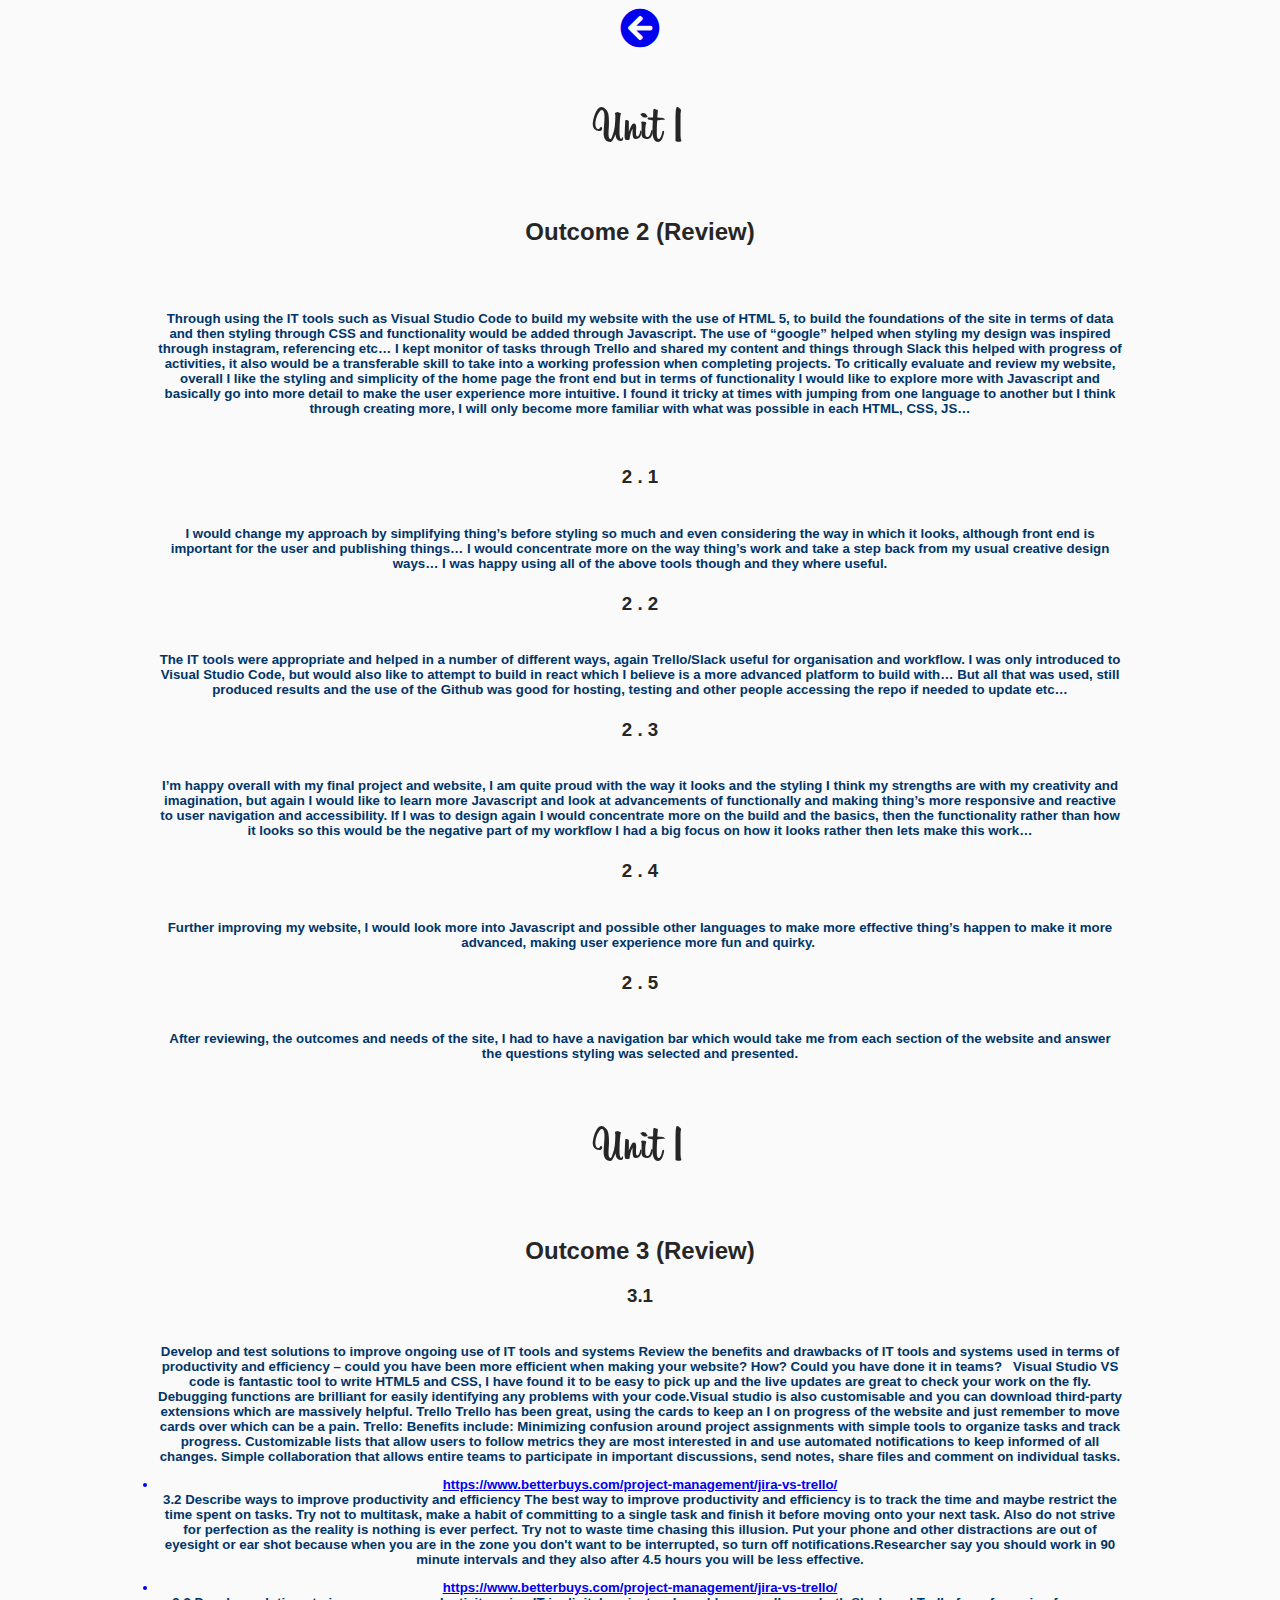
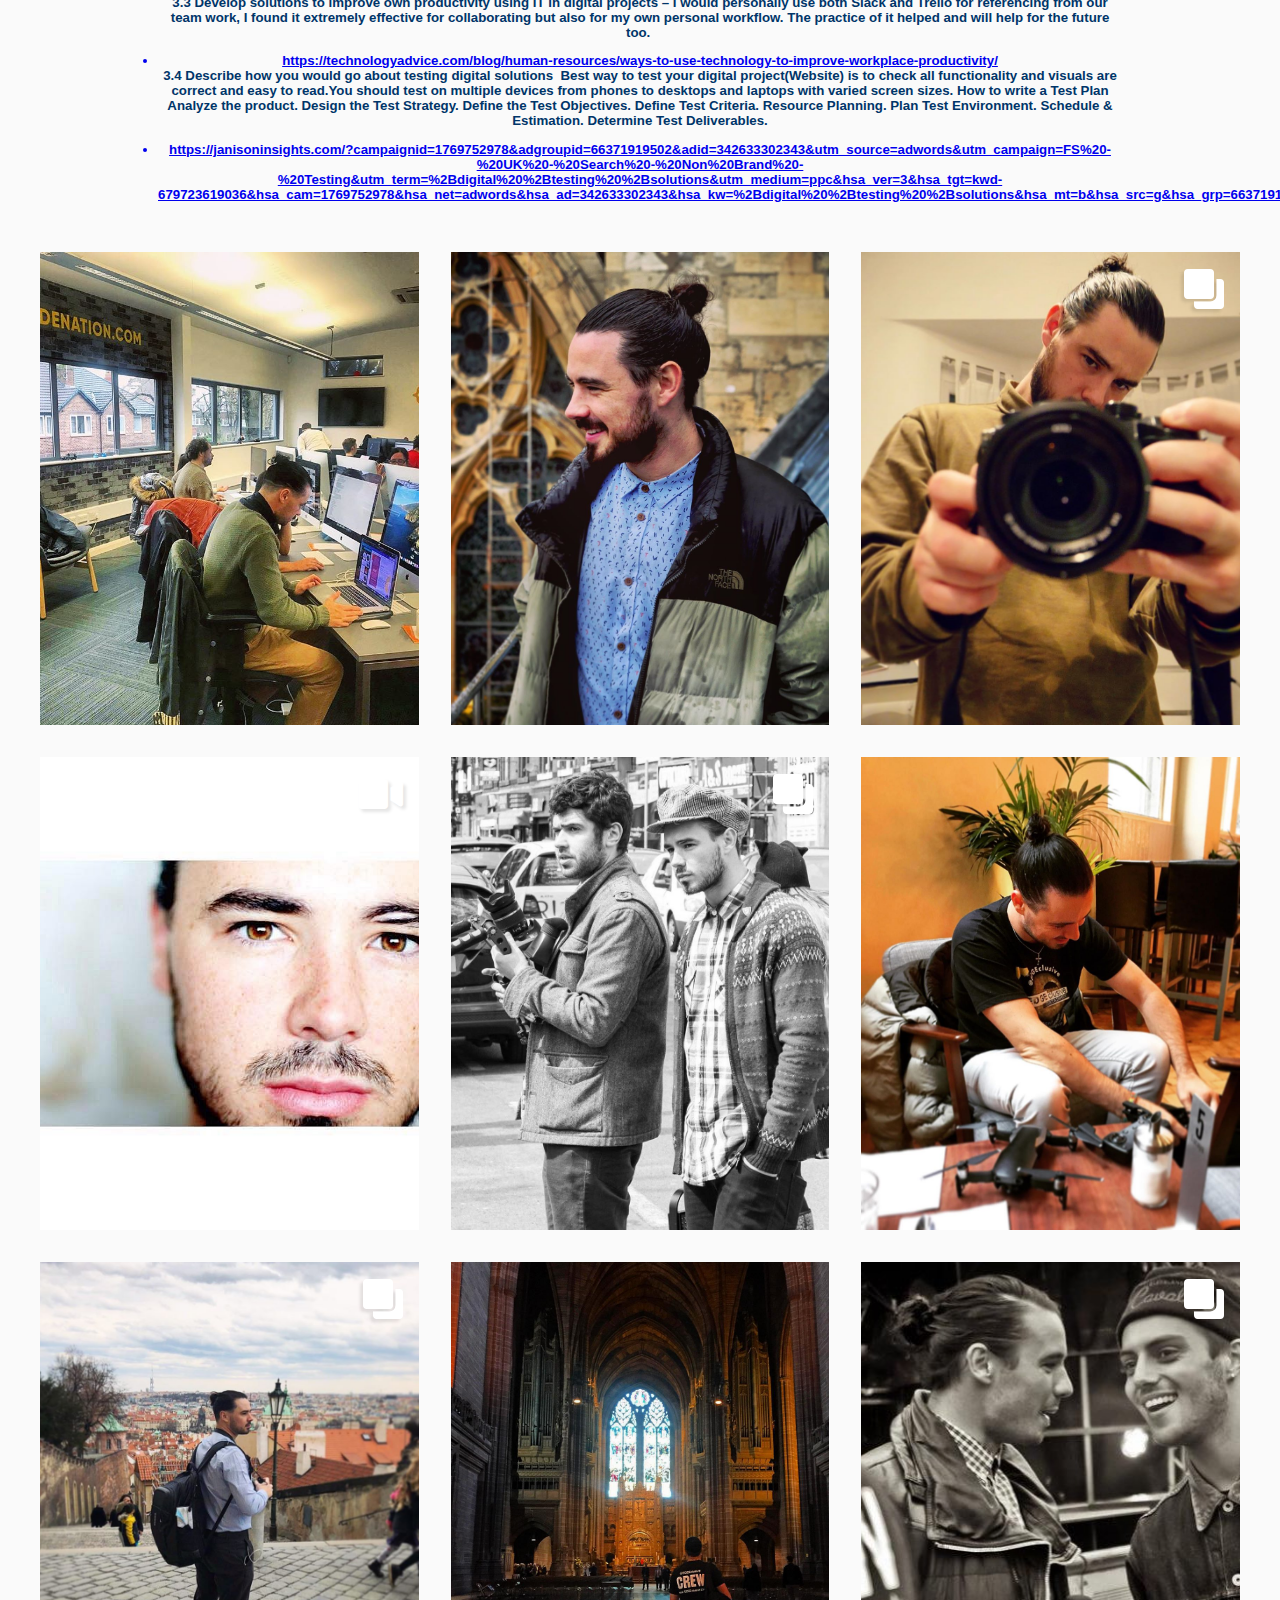
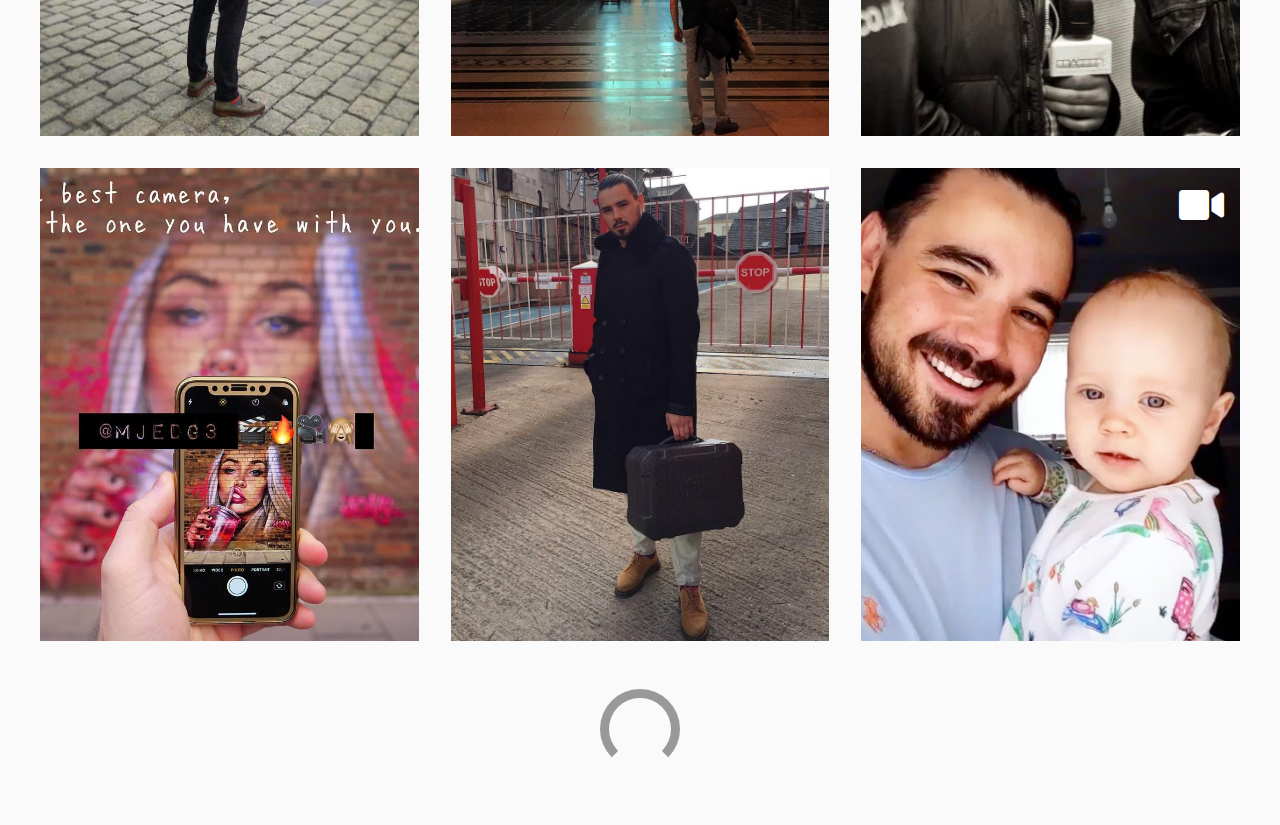
<file: unit1outcome2&3.html>
<!DOCTYPE html>
<html lang="en">
<head>
    <meta charset="UTF-8">
    <meta name="viewport" content="width=device-width, initial-scale=1.0">
    <meta http-equiv="X-UA-Compatible" content="ie=edge">
    <title>Document</title>
    <link rel="stylesheet" href="main.css" >
    <link rel="stylesheet" href="https://use.fontawesome.com/releases/v5.4.1/css/all.css">
</head>
<a href="index.html" ><i class="fas fa-arrow-circle-left"></i></a>
<br>
</p>
<h1 class="profile-user-name">Unit 1</h1>
 <h2> Outcome 2 (Review)</h2>
<body>
    <div class="wrap">
        </p>
        <h5 class="aboutme"><br>
            <p>
                <br>
        Through using the IT tools such as Visual Studio Code to build my website with the use of HTML 5, to build the foundations of the site in terms of data and then styling through CSS and functionality would be added through Javascript.
        The use of “google” helped when styling my design was inspired through instagram, referencing etc…
        I kept monitor of tasks through Trello and shared my content and things through Slack this helped with progress of activities, it also would be a transferable skill to take into a working profession when completing projects.
        To critically evaluate and review my website, overall I like the styling and simplicity of the home page the front end but in terms of functionality I would like to explore more with Javascript and basically go into more detail to make the user experience more intuitive.
        I found it tricky at times with jumping from one language to another but I think through creating more, I will only become more familiar with what was possible in each HTML, CSS, JS…
        
        <p>
                <br>
                <h3 class="questions">2 . 1</h3>
                <p>  

                </p>
                <h5 class="aboutme"><br>
        
        I would change my approach by simplifying thing’s before styling so much and even considering the way in which it looks, although front end is important for the user and publishing things… I would concentrate more on the way thing’s work and take a step back from my usual creative design ways… I was happy using all of the above tools though and they where useful. 
        
        
        <h3 class="questions">2 . 2</h3>
                <p>  

                </p>
            <h5 class="aboutme"><br>
        
        The IT tools were appropriate and helped in a number of different ways, again Trello/Slack useful for organisation and workflow. I was only introduced to Visual Studio Code, but would also like to attempt to build in react which I believe is a more advanced platform to build with… But all that was used, still produced results and the use of the Github was good for hosting, testing and other people accessing the repo if needed to update etc… 
        
        <h3 class="questions">2 . 3</h3>
                <p>  
                    </p>
                    <h5 class="aboutme"><br>
        
        
        I’m happy overall with my final project and website, I am quite proud with the way it looks and the styling I think my strengths are with my creativity and imagination, but again I would like to learn more Javascript and look at advancements of functionally and making thing’s more responsive and reactive to user navigation and accessibility. If I was to design again I would concentrate more on the build and the basics, then the functionality rather than how it looks so this would be the negative part of my workflow I had a big focus on how it looks rather then lets make this work…
        
        <h3 class="questions">2 . 4</h3>
                <p>  
                    </p>
                    <h5 class="aboutme"><br>
        
        Further improving my website, I would look more into Javascript and possible other languages to make more effective thing’s happen to make it more advanced, making user experience more fun and quirky. 
        
        <h3 class="questions">2 . 5</h3>
        <p>  
            </p>
            <h5 class="aboutme"><br>
      
        After reviewing, the outcomes and needs of the site, I had to have a navigation bar which would take me from each section of the website and answer the questions styling was selected and presented. 
        
        <h1 class="profile-user-name">Unit 1</h1>
 <h2> Outcome 3 (Review)</h2>
                <h3 class="questions">3.1</h3>
            </p>
            <h5 class="aboutme"><br>
        
        Develop and test solutions to improve ongoing use of IT tools and systems 
        
        Review the benefits and drawbacks of IT tools and systems used in terms of productivity and efficiency – could you have been more efficient when making your website? How? Could you have done it in teams?  
        Visual Studio
        VS code is fantastic tool to write HTML5 and CSS, I have found it to be easy to pick up and the live updates are great to check your work on the fly. Debugging functions are brilliant for easily identifying any problems with your code.Visual studio is also customisable and you can download third-party extensions which are massively helpful. 
        
        Trello 
        Trello has been great, using the cards to keep an I on progress of the website and just remember to move cards over which can be a pain. 
         
        Trello: Benefits include:
        Minimizing confusion around project assignments with simple tools to organize tasks and track progress.
        Customizable lists that allow users to follow metrics they are most interested in and use automated notifications to keep informed of all changes.
        Simple collaboration that allows entire teams to participate in important discussions, send notes, share files and comment on individual tasks.
        
    </p>
    <a href="https://www.betterbuys.com/project-management/jira-vs-trello/" ><li> <span class="trellolink">https://www.betterbuys.com/project-management/jira-vs-trello/</span></li></a>
        
         
        
        3.2
        
        Describe ways to improve productivity and efficiency 
        The best way to improve productivity and efficiency is to track the time and maybe restrict the time spent on tasks. Try not to multitask, make a habit of committing to a single task and finish it before moving onto your next task. Also do not strive for perfection as the reality is nothing is ever perfect. Try not to waste time chasing this illusion. Put your phone and other distractions are out of eyesight or ear shot because when you are in the zone you don't want to be interrupted, so turn off notifications.Researcher say you should work in 90 minute intervals and they also after 4.5 hours you will be less effective.
        
    </p>
    <a href="https://www.betterbuys.com/project-management/jira-vs-trello/" ><li> <span class="trellolink">https://www.betterbuys.com/project-management/jira-vs-trello/</span></li></a>
        
        
        3.3
        
        Develop solutions to improve own productivity using IT in digital projects – 
        I would personally use both Slack and Trello for referencing from our team work, I found it extremely effective for collaborating but also for my own personal workflow. The practice of it helped and will help for the future too. 
        
        
        
    </p>
    <a href="https://technologyadvice.com/blog/human-resources/ways-to-use-technology-to-improve-workplace-productivity/" ><li> <span class="trellolink">https://technologyadvice.com/blog/human-resources/ways-to-use-technology-to-improve-workplace-productivity/</span></li></a>
        
        
        
        3.4
        
        Describe how you would go about testing digital solutions  Best way to test your digital project(Website) is to check all functionality and visuals are correct and easy to read.You should test on multiple devices from phones to desktops and laptops with varied screen sizes. 
        
        How to write a Test Plan
        Analyze the product.
        Design the Test Strategy.
        Define the Test Objectives.
        Define Test Criteria.
        Resource Planning.
        Plan Test Environment.
        Schedule & Estimation.
        Determine Test Deliverables.
        
    </p>
    <a href="https://janisoninsights.com/?campaignid=1769752978&adgroupid=66371919502&adid=342633302343&utm_source=adwords&utm_campaign=FS%20-%20UK%20-%20Search%20-%20Non%20Brand%20-%20Testing&utm_term=%2Bdigital%20%2Btesting%20%2Bsolutions&utm_medium=ppc&hsa_ver=3&hsa_tgt=kwd-679723619036&hsa_cam=1769752978&hsa_net=adwords&hsa_ad=342633302343&hsa_kw=%2Bdigital%20%2Btesting%20%2Bsolutions&hsa_mt=b&hsa_src=g&hsa_grp=66371919502&hsa_acc=4770258641&gclid=EAIaIQobChMIn9TBorGN5gIVCbLtCh28aA_kEAAYASAAEgKQkPD_BwE
    " ><li> <span class="trellolink">https://janisoninsights.com/?campaignid=1769752978&adgroupid=66371919502&adid=342633302343&utm_source=adwords&utm_campaign=FS%20-%20UK%20-%20Search%20-%20Non%20Brand%20-%20Testing&utm_term=%2Bdigital%20%2Btesting%20%2Bsolutions&utm_medium=ppc&hsa_ver=3&hsa_tgt=kwd-679723619036&hsa_cam=1769752978&hsa_net=adwords&hsa_ad=342633302343&hsa_kw=%2Bdigital%20%2Btesting%20%2Bsolutions&hsa_mt=b&hsa_src=g&hsa_grp=66371919502&hsa_acc=4770258641&gclid=EAIaIQobChMIn9TBorGN5gIVCbLtCh28aA_kEAAYASAAEgKQkPD_BwE
        </span></li></a>
   
        <p>
                <br>
    </div>   
                                                        
    <!-- End of answer section -->

</div>
<!-- End of container -->

</header>

<main>

<div class="container">

    <div class="gallery">

        <div class="gallery-item" tabindex="0">

            <img src="image25.jpg" class="gallery-image" alt="">

            <div class="gallery-item-info">

                <ul>
                    <li class="gallery-item-likes"><span class="visually-hidden">Likes:</span><i class="fas fa-heart" aria-hidden="true"></i> 558</li>
                    <li class="gallery-item-comments"><span class="visually-hidden">Comments:</span><i class="fas fa-comment" aria-hidden="true"></i> 49</li>
                </ul>

            </div>

        </div>

        <div class="gallery-item" tabindex="0">

            <img src="image26.jpg" class="gallery-image" alt="">

            <div class="gallery-item-info">

                <ul>
                    <li class="gallery-item-likes"><span class="visually-hidden">Likes:</span><i class="fas fa-heart" aria-hidden="true"></i> 59268</li>
                    <li class="gallery-item-comments"><span class="visually-hidden">Comments:</span><i class="fas fa-comment" aria-hidden="true"></i> 947</li>
                </ul>

            </div>

        </div>

        <div class="gallery-item" tabindex="0">

            <img src="image27.jpg" class="gallery-image" alt="">

            <div class="gallery-item-type">

                <span class="visually-hidden">Gallery</span><i class="fas fa-clone" aria-hidden="true"></i>

            </div>

            <div class="gallery-item-info">

                <ul>
                    <li class="gallery-item-likes"><span class="visually-hidden">Likes:</span><i class="fas fa-heart" aria-hidden="true"></i> 568</li>
                    <li class="gallery-item-comments"><span class="visually-hidden">Comments:</span><i class="fas fa-comment" aria-hidden="true"></i> 949</li>
                </ul>

            </div>

        </div>

        <div class="gallery-item" tabindex="0">

            <img src="image28.jpg" class="gallery-image" alt="">

            <div class="gallery-item-type">

                <span class="visually-hidden">Video</span><i class="fas fa-video" aria-hidden="true"></i>

            </div>

            <div class="gallery-item-info">

                <ul>
                    <li class="gallery-item-likes"><span class="visually-hidden">Likes:</span><i class="fas fa-heart" aria-hidden="true"></i> 358</li>
                    <li class="gallery-item-comments"><span class="visually-hidden">Comments:</span><i class="fas fa-comment" aria-hidden="true"></i> 3767</li>
                </ul>

            </div>

        </div>

        <div class="gallery-item" tabindex="0">

            <img src="image29.jpg" class="gallery-image" alt="">

            <div class="gallery-item-type">

                <span class="visually-hidden">Gallery</span><i class="fas fa-clone" aria-hidden="true"></i>

            </div>

            <div class="gallery-item-info">

                <ul>
                    <li class="gallery-item-likes"><span class="visually-hidden">Likes:</span><i class="fas fa-heart" aria-hidden="true"></i> 335</li>
                    <li class="gallery-item-comments"><span class="visually-hidden">Comments:</span><i class="fas fa-comment" aria-hidden="true"></i> 737</li>
                </ul>

            </div>

        </div>

        <div class="gallery-item" tabindex="0">

            <img src="image30.jpg" class="gallery-image" alt="">

            <div class="gallery-item-info">

                <ul>
                    <li class="gallery-item-likes"><span class="visually-hidden">Likes:</span><i class="fas fa-heart" aria-hidden="true"></i> 233</li>
                    <li class="gallery-item-comments"><span class="visually-hidden">Comments:</span><i class="fas fa-comment" aria-hidden="true"></i> 127</li>
                </ul>

            </div>

        </div>

        <div class="gallery-item" tabindex="0">

            <img src="image40.jpg" class="gallery-image" alt="">

            <div class="gallery-item-type">

                <span class="visually-hidden">Gallery</span><i class="fas fa-clone" aria-hidden="true"></i>

            </div>

            <div class="gallery-item-info">

                <ul>
                    <li class="gallery-item-likes"><span class="visually-hidden">Likes:</span><i class="fas fa-heart" aria-hidden="true"></i> 46</li>
                    <li class="gallery-item-comments"><span class="visually-hidden">Comments:</span><i class="fas fa-comment" aria-hidden="true"></i> 992</li>
                </ul>

            </div>

        </div>

        <div class="gallery-item" tabindex="0">

            <img src="image38.jpg" class="gallery-image" alt="">

            <div class="gallery-item-info">

                <ul>
                    <li class="gallery-item-likes"><span class="visually-hidden">Likes:</span><i class="fas fa-heart" aria-hidden="true"></i> 65</li>
                    <li class="gallery-item-comments"><span class="visually-hidden">Comments:</span><i class="fas fa-comment" aria-hidden="true"></i> 3367</li>
                </ul>

            </div>

        </div>

        <div class="gallery-item" tabindex="0">

            <img src="image31.jpg" class="gallery-image" alt="">

            <div class="gallery-item-type">

                <span class="visually-hidden">Gallery</span><i class="fas fa-clone" aria-hidden="true"></i>

            </div>

            <div class="gallery-item-info">

                <ul>
                    <li class="gallery-item-likes"><span class="visually-hidden">Likes:</span><i class="fas fa-heart" aria-hidden="true"></i> 889</li>
                    <li class="gallery-item-comments"><span class="visually-hidden">Comments:</span><i class="fas fa-comment" aria-hidden="true"></i> 327</li>
                </ul>

            </div>

        </div>

        <div class="gallery-item" tabindex="0">

            <img src="image32.jpg" class="gallery-image" alt="">

            <div class="gallery-item-info">

                <ul>
                    <li class="gallery-item-likes"><span class="visually-hidden">Likes:</span><i class="fas fa-heart" aria-hidden="true"></i> 844</li>
                    <li class="gallery-item-comments"><span class="visually-hidden">Comments:</span><i class="fas fa-comment" aria-hidden="true"></i> 36</li>
                </ul>

            </div>

        </div>

        <div class="gallery-item" tabindex="0">

            <img src="image35.jpg" class="gallery-image" alt="">

            <div class="gallery-item-info">

                <ul>
                    <li class="gallery-item-likes"><span class="visually-hidden">Likes:</span><i class="fas fa-heart" aria-hidden="true"></i> 469</li>
                    <li class="gallery-item-comments"><span class="visually-hidden">Comments:</span><i class="fas fa-comment" aria-hidden="true"></i> 658</li>
                </ul>

            </div>

        </div>

        <div class="gallery-item" tabindex="0">

            <img src="image41.jpg" class="gallery-image" alt="">

            <div class="gallery-item-type">

                <span class="visually-hidden">Video</span><i class="fas fa-video" aria-hidden="true"></i>

            </div>

            <div class="gallery-item-info">

                <ul>
                    <li class="gallery-item-likes"><span class="visually-hidden">Likes:</span><i class="fas fa-heart" aria-hidden="true"></i> 333</li>
                    <li class="gallery-item-comments"><span class="visually-hidden">Comments:</span><i class="fas fa-comment" aria-hidden="true"></i> 24093</li>
                </ul>

            </div>

        </div>

    </div>

</header>

                </div>

            </div>

        </div>
    <!-- End of gallery -->

    <div class="loader"></div>

</div>
<!-- End of container -->

</main>
<script src="index.js"></script>
</div> 
          
</body>
</html>
</file>
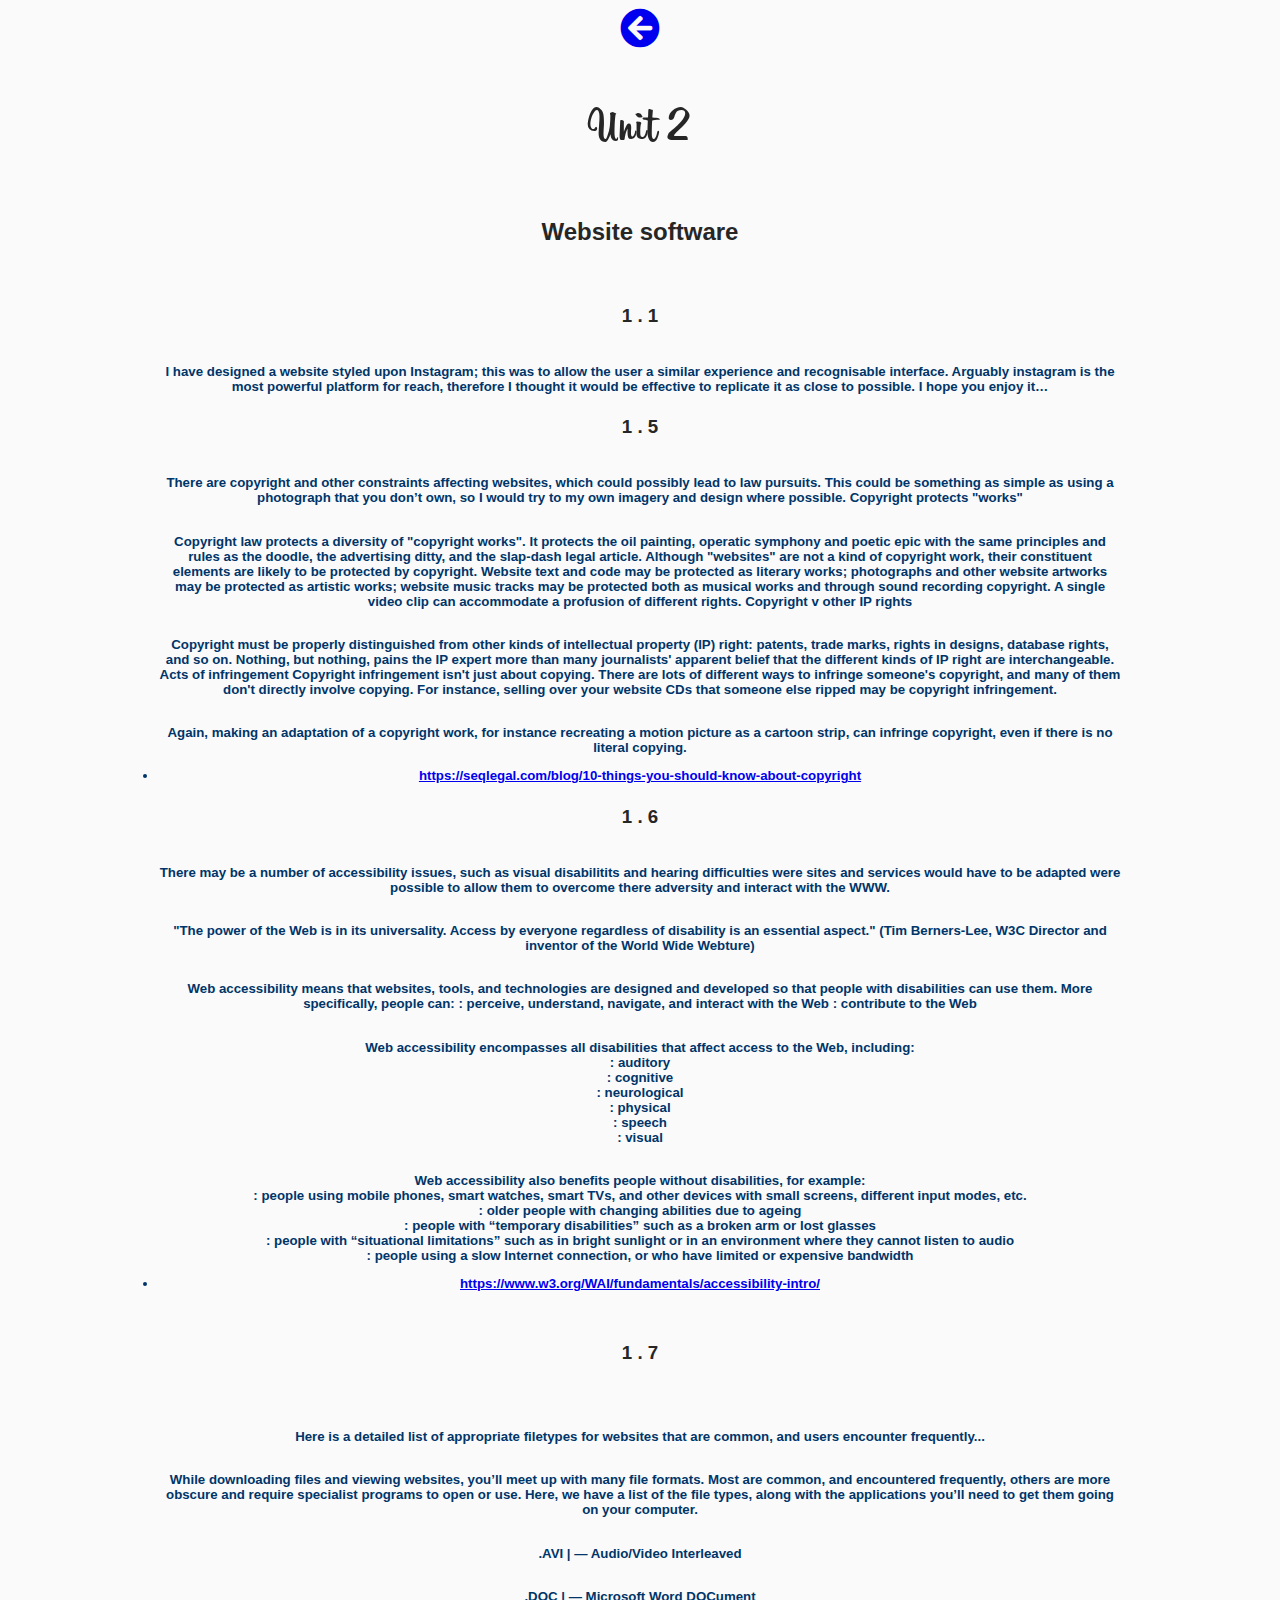
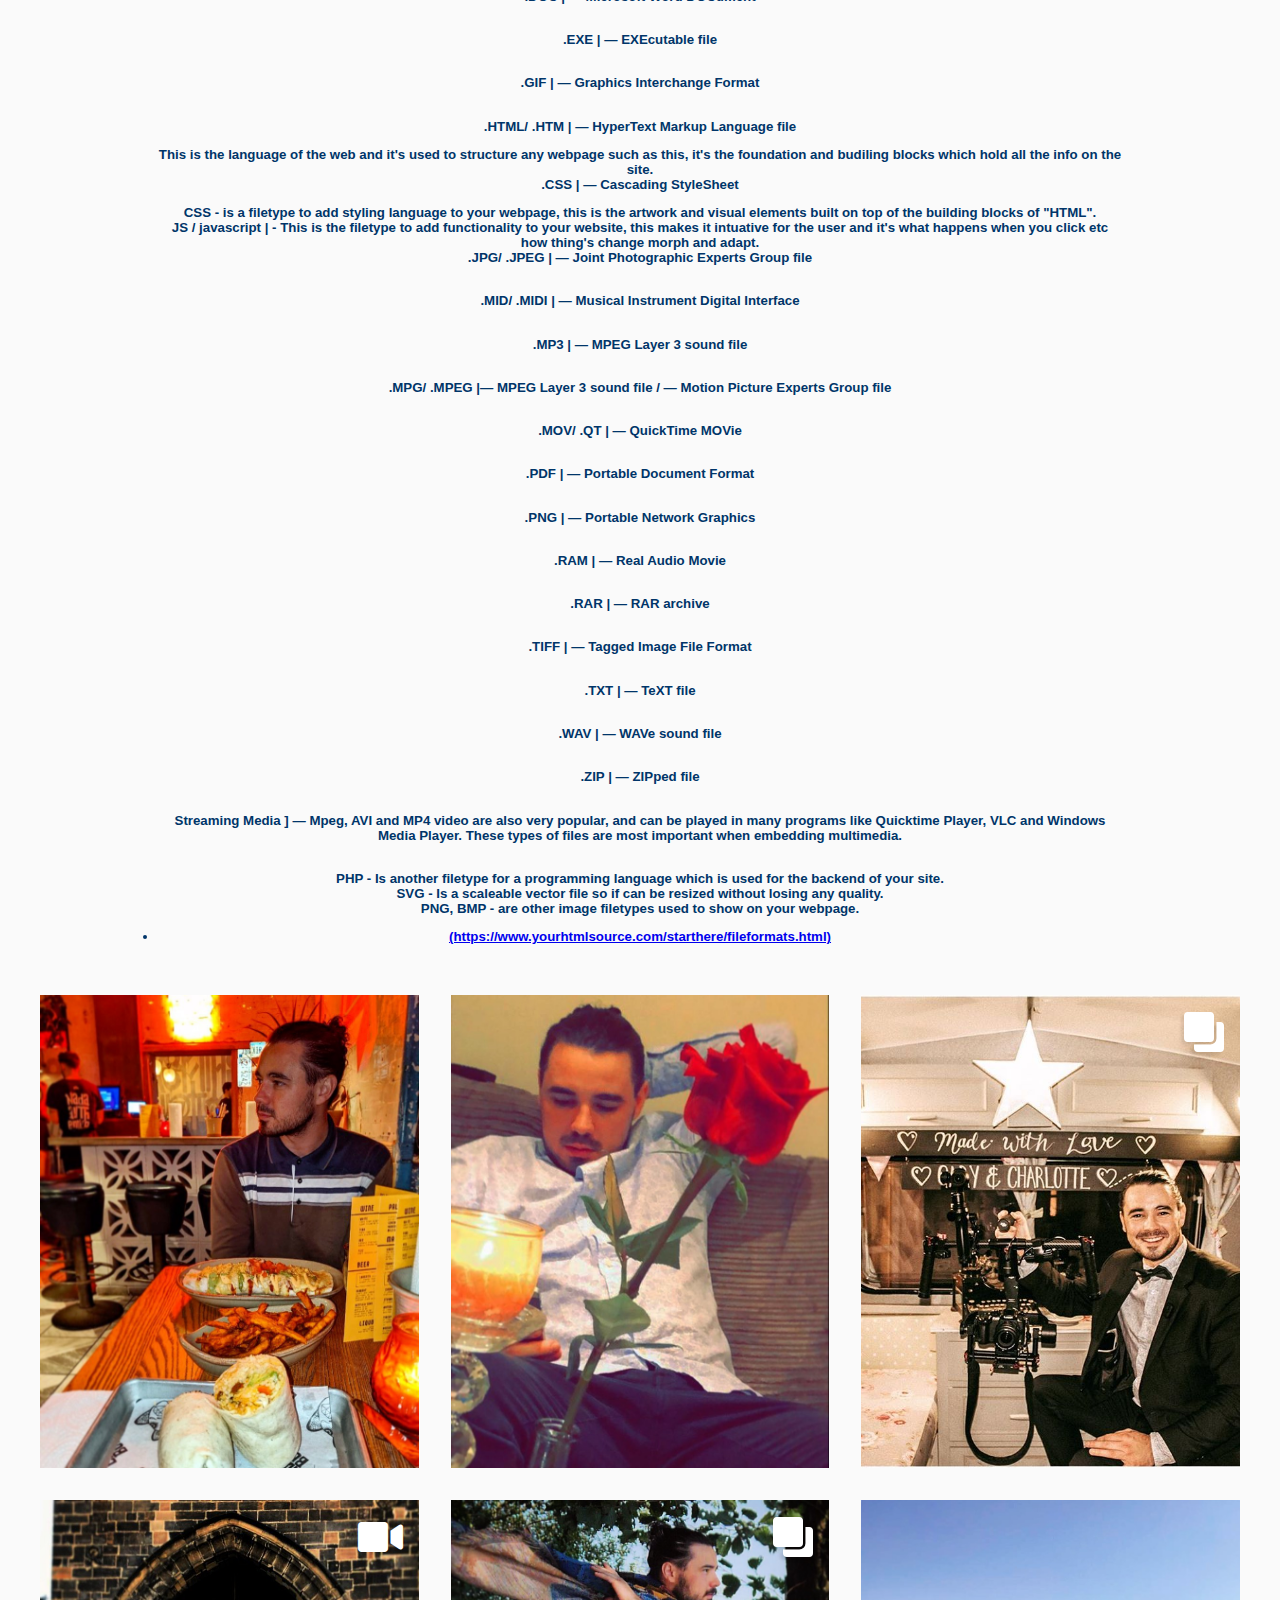
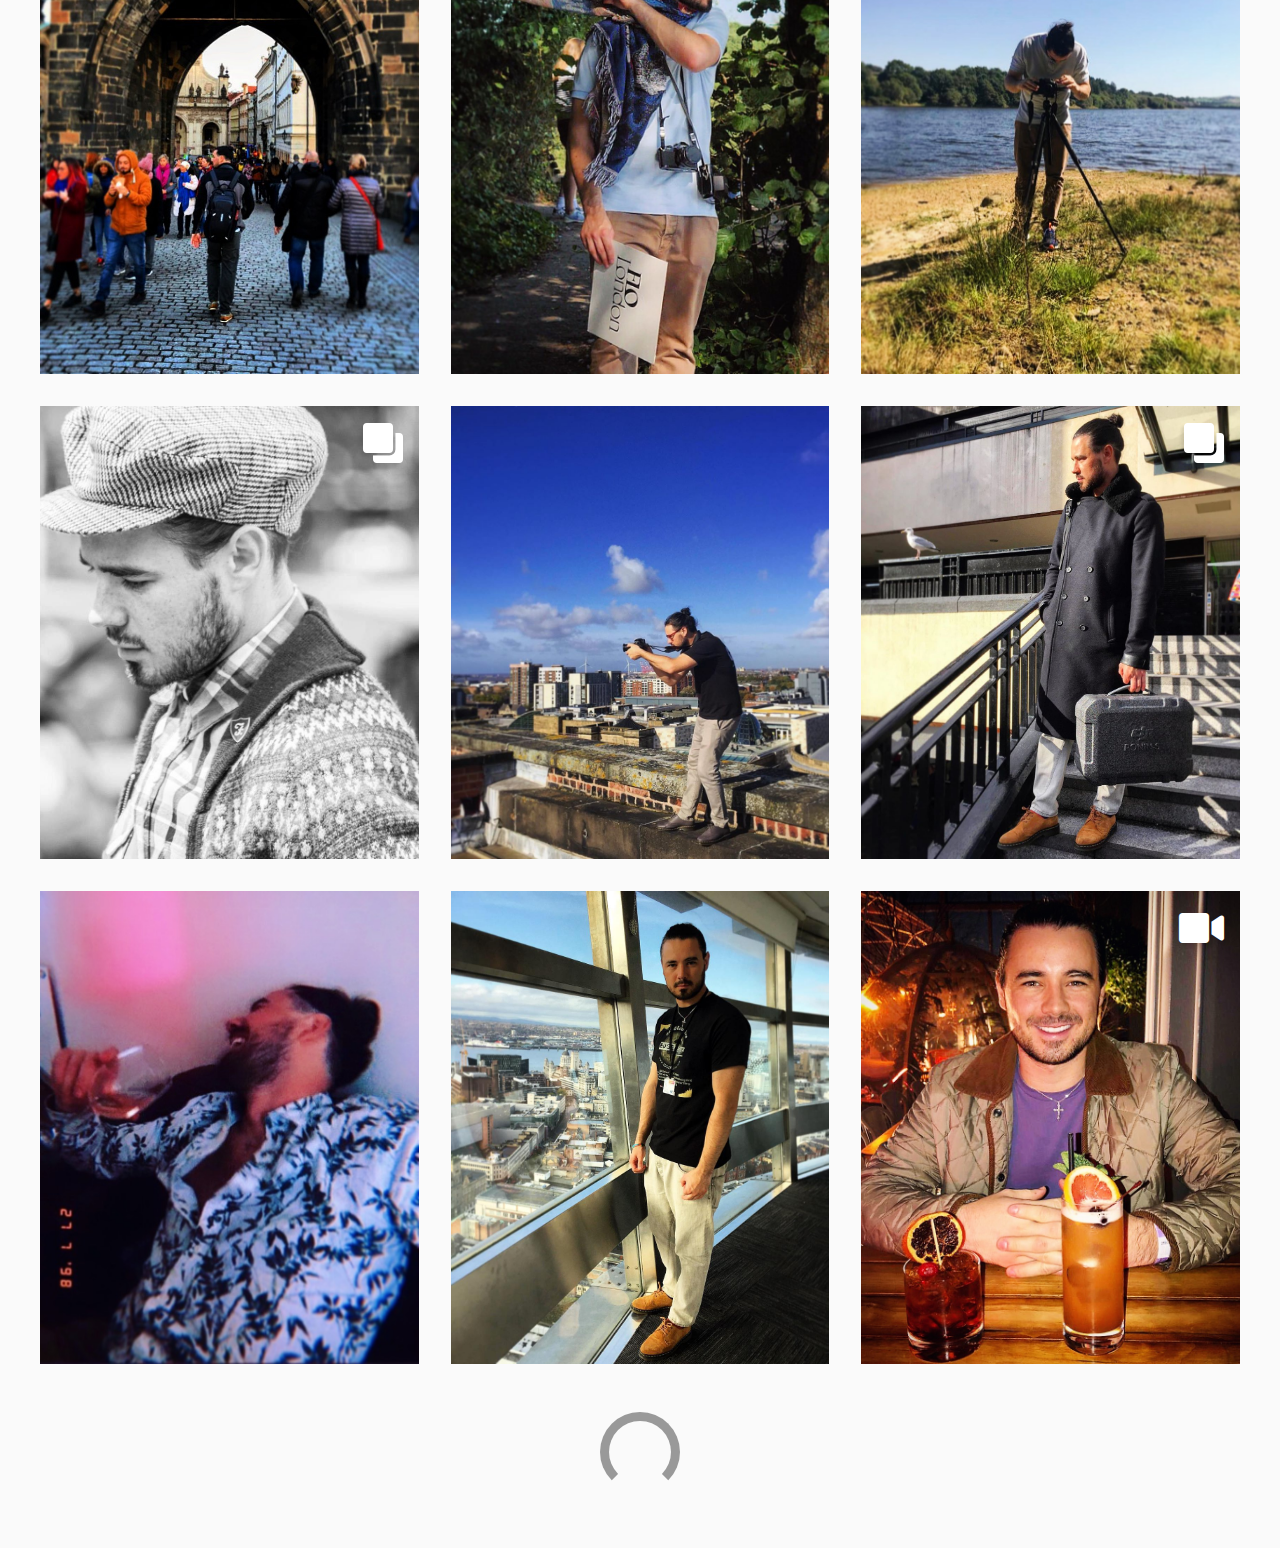
<file: unit2.html>
<!DOCTYPE html>
<html lang="en">
<head>
    <meta charset="UTF-8">
    <meta name="viewport" content="width=device-width, initial-scale=1.0">
    <meta http-equiv="X-UA-Compatible" content="ie=edge">
    <title>Document</title>
    <link rel="stylesheet" href="main.css" >
    <link rel="stylesheet" href="https://use.fontawesome.com/releases/v5.4.1/css/all.css">
</head>
<a href="index.html" ><i class="fas fa-arrow-circle-left"></i></a>
<br>
</p>
<h1 class="profile-user-name">Unit 2</h1>
 <h2> Website software</h2>
<body>
    <div class="wrap">
    </p>
    <h5 class="aboutme"><br>
                    <h3 class="questions">1 . 1</h3>
                </p>
                <h5 class="aboutme"><br>
                      
            I have designed a website styled upon Instagram; this was to allow the user a similar experience and recognisable interface.
            Arguably instagram is the most powerful platform for reach, therefore I thought it would be effective to replicate it as close to possible. I hope you enjoy it…</p>
        
            <h3 class="questions">1 . 5</h3>
            <p>  
        
                </p>
                <h5 class="aboutme"><br>
            There are copyright  and other constraints affecting websites,  which could possibly lead to law pursuits. 
            This could be something as simple as using a photograph that you don’t own, so I would try to my own imagery and design where possible.
            Copyright protects "works"
            <p>
                    <br>
            Copyright law protects a diversity of "copyright works". It protects the oil painting, operatic symphony and poetic epic with the same principles and rules as the doodle, the advertising ditty, and the slap-dash legal article.
            Although "websites" are not a kind of copyright work, their constituent elements are likely to be protected by copyright. 
            Website text and code may be protected as literary works; photographs and other website artworks may be protected as artistic works; website music tracks may be protected both as musical works and through sound recording copyright. A single video clip can accommodate a profusion of different rights.
            Copyright v other IP rights
            <p>
                    <br>
            Copyright must be properly distinguished from other kinds of intellectual property (IP) right: patents, trade marks, rights in designs, database rights, and so on. Nothing, but nothing, pains the IP expert more than many journalists' apparent belief that the different kinds of IP right are interchangeable.
            Acts of infringement
            Copyright infringement isn't just about copying. There are lots of different ways to infringe someone's copyright, and many of them don't directly involve 
            copying. For instance, selling over your website CDs that someone else ripped may be copyright infringement.
            <p>
                    <br>
            Again, making an adaptation of a copyright work, for instance recreating a motion picture as a cartoon strip,
             can infringe copyright, even if there is no literal copying.
             
             <a href="https://seqlegal.com/blog/10-things-you-should-know-about-copyright" ><li> <span class="trellolink">https://seqlegal.com/blog/10-things-you-should-know-about-copyright
                </p></span></li></a>
           
            

            <h3 class="questions">1 . 6</h3>
            <p>  
                </p>
                <h5 class="aboutme"><br>

            There may be a number of accessibility issues, such as visual disabilitits and hearing difficulties were sites and services would have to be adapted were possible to allow them to overcome there adversity and interact with the WWW.
            <p>
                    <br>
            "The power of the Web is in its universality.
            Access by everyone regardless of disability is an essential aspect."
            (Tim Berners-Lee, W3C Director and inventor of the World Wide Webture)
            <p>
                    <br>
            Web accessibility means that websites, tools, and technologies are designed and developed so that people with disabilities can use them. More specifically, people can:
            : perceive, understand, navigate, and interact with the Web
            : contribute to the Web
            <p>
                    <br>
            Web accessibility encompasses all disabilities that affect access to the Web, including:
            <br>
            : auditory
            <br>
            : cognitive
            <br>
            : neurological
            <br>
            : physical
            <br>
            : speech
            <br>
            : visual
            <p>
                    <br>
            Web accessibility also benefits people without disabilities, for example:
            <br>
            : people using mobile phones, smart watches, smart TVs, and other devices with small screens, different input modes, etc.
            <br>
            : older people with changing abilities due to ageing
            <br>
            : people with “temporary disabilities” such as a broken arm or lost glasses
            <br>
            : people with “situational limitations” such as in bright sunlight or in an environment where they cannot listen to audio
            <br>
            : people using a slow Internet connection, or who have limited or expensive bandwidth
            <br>
            <a href="https://www.w3.org/WAI/fundamentals/accessibility-intro/" ><li> <span class="trellolink">https://www.w3.org/WAI/fundamentals/accessibility-intro/</span></li></a>
            <p>
                    <br>
                    <h3 class="questions">1 . 7</h3>
                    <p>  
                        </p>
                        <h5 class="aboutme"><br>
            <p>
                    <br>
            Here is a detailed list of appropriate filetypes for websites that are common, and users encounter frequently...	
            <p>
                    <br>
            While downloading files and viewing websites, you’ll meet up with many file formats. Most are common, and encountered frequently, others are more obscure and require specialist programs to open or use. Here, we have a list of the file types, along with the applications you’ll need to get them going on your computer.
            <p>
                    <br>
            .AVI | — Audio/Video Interleaved<p>
                    <br>
            .DOC | —  Microsoft Word DOCument<p>
                    <br>
            .EXE | — EXEcutable file<p>
                    <br>
            .GIF | — Graphics Interchange Format<p>
                    <br>
            .HTML/ .HTM | — HyperText Markup Language file<p> This is the language of the web and it's used to structure any webpage such as this, it's the foundation and budiling blocks which hold all the info on the site.
                    <br>
            .CSS | — Cascading StyleSheet<p> CSS - is a filetype to add styling language to your webpage, this is the artwork and visual elements built on top of the building blocks of "HTML".
                    <br>
            JS / javascript | - This is the filetype to add functionality to your website, this makes it intuative for the user and it's what happens when you click etc how thing's change morph and adapt.
                    <br>
             .JPG/ .JPEG | — Joint Photographic Experts Group file<p>
                    <br>
              .MID/ .MIDI | — Musical Instrument Digital Interface<p>
                    <br>
              .MP3 | — MPEG Layer 3 sound file<p>
                    <br>
              .MPG/ .MPEG |— MPEG Layer 3 sound file / — Motion Picture Experts Group file<p>
                    <br>
               .MOV/ .QT | — QuickTime MOVie<p>
                    <br>
               .PDF | — Portable Document Format<p>
                    <br>
                .PNG | — Portable Network Graphics<p>
                        <br>
                 .RAM | — Real Audio Movie<p>
                        <br>
                  .RAR | — RAR archive<p>
                        <br>
                   .TIFF | — Tagged Image File Format<p>
                        <br>
                    .TXT | — TeXT file<p>
                            <br>
                     .WAV | — WAVe sound file<p>
                            <br>
                      .ZIP | — ZIPped file<p> 
                            <br>
                      Streaming Media ] — Mpeg, AVI and MP4 video are also very popular, and can be played in many programs like Quicktime Player, VLC and Windows Media Player. These types of files are most important when embedding multimedia.<p>
                            <br>
                            PHP - Is another filetype for a programming language which is used for the backend of your site.
                            <br>
                            SVG - Is a scaleable vector file so if can be resized without losing any quality.
                            <br>
                            PNG, BMP - are other image filetypes used to show on your webpage.
                            <br>
                            <a href="Https://www.yourhtmlsource.com/starthere/fileformats.html" ><li> <span class="trellolink">(https://www.yourhtmlsource.com/starthere/fileformats.html)</span></li></a>
                            <p>     
                </p>

            <p>
                    <br>
                                
        </div>   
                                                        
        <!-- End of answer section -->
    
    </div>
    <!-- End of container -->

</header>

<main>

    <div class="container">

        <div class="gallery">

            <div class="gallery-item" tabindex="0">

                <img src="image51.jpg" class="gallery-image" alt="">

                <div class="gallery-item-info">

                    <ul>
                        <li class="gallery-item-likes"><span class="visually-hidden">Likes:</span><i class="fas fa-heart" aria-hidden="true"></i> 568</li>
                        <li class="gallery-item-comments"><span class="visually-hidden">Comments:</span><i class="fas fa-comment" aria-hidden="true"></i> 89</li>
                    </ul>

                </div>

            </div>

            <div class="gallery-item" tabindex="0">

                <img src="image50.jpg" class="gallery-image" alt="">

                <div class="gallery-item-info">

                    <ul>
                        <li class="gallery-item-likes"><span class="visually-hidden">Likes:</span><i class="fas fa-heart" aria-hidden="true"></i> 568</li>
                        <li class="gallery-item-comments"><span class="visually-hidden">Comments:</span><i class="fas fa-comment" aria-hidden="true"></i> 37</li>
                    </ul>

                </div>

            </div>

            <div class="gallery-item" tabindex="0">

                <img src="image53.jpg" class="gallery-image" alt="">

                <div class="gallery-item-type">

                    <span class="visually-hidden">Gallery</span><i class="fas fa-clone" aria-hidden="true"></i>

                </div>

                <div class="gallery-item-info">

                    <ul>
                        <li class="gallery-item-likes"><span class="visually-hidden">Likes:</span><i class="fas fa-heart" aria-hidden="true"></i> 4848</li>
                        <li class="gallery-item-comments"><span class="visually-hidden">Comments:</span><i class="fas fa-comment" aria-hidden="true"></i> 549</li>
                    </ul>

                </div>

            </div>

            <div class="gallery-item" tabindex="0">

                <img src="image54.jpg" class="gallery-image" alt="">

                <div class="gallery-item-type">

                    <span class="visually-hidden">Video</span><i class="fas fa-video" aria-hidden="true"></i>

                </div>

                <div class="gallery-item-info">

                    <ul>
                        <li class="gallery-item-likes"><span class="visually-hidden">Likes:</span><i class="fas fa-heart" aria-hidden="true"></i> 388</li>
                        <li class="gallery-item-comments"><span class="visually-hidden">Comments:</span><i class="fas fa-comment" aria-hidden="true"></i> 84448</li>
                    </ul>

                </div>

            </div>

            <div class="gallery-item" tabindex="0">

                <img src="image55.jpg" class="gallery-image" alt="">

                <div class="gallery-item-type">

                    <span class="visually-hidden">Gallery</span><i class="fas fa-clone" aria-hidden="true"></i>

                </div>

                <div class="gallery-item-info">

                    <ul>
                        <li class="gallery-item-likes"><span class="visually-hidden">Likes:</span><i class="fas fa-heart" aria-hidden="true"></i> 6449</li>
                        <li class="gallery-item-comments"><span class="visually-hidden">Comments:</span><i class="fas fa-comment" aria-hidden="true"></i> 77</li>
                    </ul>

                </div>

            </div>

            <div class="gallery-item" tabindex="0">

                <img src="image56.jpg" class="gallery-image" alt="">

                <div class="gallery-item-info">

                    <ul>
                        <li class="gallery-item-likes"><span class="visually-hidden">Likes:</span><i class="fas fa-heart" aria-hidden="true"></i> 5569</li>
                        <li class="gallery-item-comments"><span class="visually-hidden">Comments:</span><i class="fas fa-comment" aria-hidden="true"></i> 2842</li>
                    </ul>

                </div>

            </div>

            <div class="gallery-item" tabindex="0">

                <img src="image57.jpg" class="gallery-image" alt="">

                <div class="gallery-item-type">

                    <span class="visually-hidden">Gallery</span><i class="fas fa-clone" aria-hidden="true"></i>

                </div>

                <div class="gallery-item-info">

                    <ul>
                        <li class="gallery-item-likes"><span class="visually-hidden">Likes:</span><i class="fas fa-heart" aria-hidden="true"></i> 2546</li>
                        <li class="gallery-item-comments"><span class="visually-hidden">Comments:</span><i class="fas fa-comment" aria-hidden="true"></i>6612</li>
                    </ul>

                </div>

            </div>

            <div class="gallery-item" tabindex="0">

                <img src="image58.jpg" class="gallery-image" alt="">

                <div class="gallery-item-info">

                    <ul>
                        <li class="gallery-item-likes"><span class="visually-hidden">Likes:</span><i class="fas fa-heart" aria-hidden="true"></i> 9932</li>
                        <li class="gallery-item-comments"><span class="visually-hidden">Comments:</span><i class="fas fa-comment" aria-hidden="true"></i> 6557</li>
                    </ul>

                </div>

            </div>

            <div class="gallery-item" tabindex="0">

                <img src="image59.jpg" class="gallery-image" alt="">

                <div class="gallery-item-type">

                    <span class="visually-hidden">Gallery</span><i class="fas fa-clone" aria-hidden="true"></i>

                </div>

                <div class="gallery-item-info">

                    <ul>
                        <li class="gallery-item-likes"><span class="visually-hidden">Likes:</span><i class="fas fa-heart" aria-hidden="true"></i> 559</li>
                        <li class="gallery-item-comments"><span class="visually-hidden">Comments:</span><i class="fas fa-comment" aria-hidden="true"></i> 377</li>
                    </ul>

                </div>

            </div>

            <div class="gallery-item" tabindex="0">

                <img src="image60.jpg" class="gallery-image" alt="">

                <div class="gallery-item-info">

                    <ul>
                        <li class="gallery-item-likes"><span class="visually-hidden">Likes:</span><i class="fas fa-heart" aria-hidden="true"></i> 56</li>
                        <li class="gallery-item-comments"><span class="visually-hidden">Comments:</span><i class="fas fa-comment" aria-hidden="true"></i> 33</li>
                    </ul>

                </div>

            </div>

            <div class="gallery-item" tabindex="0">

                <img src="image61.jpg" class="gallery-image" alt="">

                <div class="gallery-item-info">

                    <ul>
                        <li class="gallery-item-likes"><span class="visually-hidden">Likes:</span><i class="fas fa-heart" aria-hidden="true"></i> 76</li>
                        <li class="gallery-item-comments"><span class="visually-hidden">Comments:</span><i class="fas fa-comment" aria-hidden="true"></i> 99</li>
                    </ul>

                </div>

            </div>

            <div class="gallery-item" tabindex="0">

                <img src="image62.jpg" class="gallery-image" alt="">

                <div class="gallery-item-type">

                    <span class="visually-hidden">Video</span><i class="fas fa-video" aria-hidden="true"></i>

                </div>

                <div class="gallery-item-info">

                    <ul>
                        <li class="gallery-item-likes"><span class="visually-hidden">Likes:</span><i class="fas fa-heart" aria-hidden="true"></i> 112</li>
                        <li class="gallery-item-comments"><span class="visually-hidden">Comments:</span><i class="fas fa-comment" aria-hidden="true"></i> 23</li>
                    </ul>

                </div>

            </div>

        </div>

    </header>
    
                    </div>
    
                </div>
    
            </div>
        <!-- End of gallery -->

        <div class="loader"></div>

    </div>
    <!-- End of container -->

</main>
<script src="index.js"></script>
               
</body>
</html>
</file>
<file: main.css>
/* this is css coemments*/
*/

/* Base Styles */



:root {
    font-size: 10px;
}
@font-face {
    font-family: billabong;
    src: url(filesforweb/Billabong.ttf);
  }
*,
*::before,
*::after {
    box-sizing: border-box;
}

body {
    font-family: "Open Sans", Arial, sans-serif;
    min-height: 100vh;
    background-color: #fafafa;
   
    padding-bottom: 3rem;
    text-align: center;
    color:#003569;
}
.wrap {
    padding:0 150px;
    font-family:Verdana, Geneva, Tahoma, sans-serif;
}

.fas {text-align: left;
    font-size: 40px;
}
.aboutme 
{color:#003569;
}

img {
    display: block;
}

.container {
    max-width: 93.5rem;
    margin: 0 auto;
    padding: 0 2rem;
}

.btn {
    display: inline-block;
    font: inherit;
    background: none;
    border: none;
    color: inherit;
    padding: 0;
    cursor: pointer;
}

.btn:focus {
    outline: 0.5rem auto #4d90fe;
}

.visually-hidden {
    position: absolute !important;
    height: 1px;
    width: 1px;
    overflow: hidden;
    clip: rect(1px, 1px, 1px, 1px);
}

/* Profile Section */

.profile {
    padding: 5rem 0;
}

.profile::after {
    content: "";
    display: block;
    clear: both;
}

.profile-image {
    float: left;
    width: calc(33.333% - 1rem);
    display: flex;
    justify-content: center;
    align-items: center;
    margin-right: 3rem;
}

.profile-image img {
    border-radius: 50%;
}

.profile-user-settings,
.profile-stats,
.profile-bio {
    float: left;
    width: calc(66.666% - 2rem);
}

.profile-user-settings {
    margin-top: 1.1rem;
}

.profile-user-name {
    display: inline-block;
    font-size: 3.2rem;
    font-weight: 300;
    font-family: billabong;
}

.profile-edit-btn {
    font-size: 1.4rem;
    line-height: 1.8;
    border: 0.1rem solid #dbdbdb;
    border-radius: 0.3rem;
    padding: 0 2.4rem;
    margin-left: 2rem;
}

.profile-settings-btn {
    font-size: 2rem;
    margin-left: 1rem;
}

.profile-stats {
    margin-top: 2.3rem;
}

.profile-stats li {
    display: inline-block;
    font-size: 1.6rem;
    line-height: 1.5;
    margin-right: 4rem;
    cursor: pointer;
}

.profile-stats li:last-of-type {
    margin-right: 0;
}

.profile-bio {
    font-size: 1.6rem;
    font-weight: 400;
    line-height: 1.5;
    margin-top: 2.3rem;
}

.profile-real-name,
.profile-stat-count,
.profile-edit-btn {
    font-weight: 600;
}

/* Gallery Section */

.gallery {
    display: flex;
    flex-wrap: wrap;
    margin: -1rem -1rem;
    padding-bottom: 3rem;
}

.gallery-item {
    position: relative;
    flex: 1 0 22rem;
    margin: 1rem;
    color: #fff;
    cursor: pointer;
}

.gallery-item:hover .gallery-item-info,
.gallery-item:focus .gallery-item-info {
    display: flex;
    justify-content: center;
    align-items: center;
    position: absolute;
    top: 0;
    width: 100%;
    height: 100%;
    background-color: rgba(0, 0, 0, 0.3);
}

.gallery-item-info {
    display: none;
}

.gallery-item-info li {
    display: inline-block;
    font-size: 1.7rem;
    font-weight: 600;
}

.gallery-item-likes {
    margin-right: 2.2rem;
}

.gallery-item-type {
    position: absolute;
    top: 1rem;
    right: 1rem;
    font-size: 2.5rem;
    text-shadow: 0.2rem 0.2rem 0.2rem rgba(0, 0, 0, 0.1);
}

.fa-clone,
.fa-comment {
    transform: rotateY(180deg);
}

.gallery-image {
    width: 100%;
    height: 100%;
    object-fit: cover;
}

/* Loader */

.loader {
    width: 5rem;
    height: 5rem;
    border: 0.6rem solid #999;
    border-bottom-color: transparent;
    border-radius: 50%;
    margin: 0 auto;
    animation: loader 500ms linear infinite;
}

/* Media Query */

@media screen and (max-width: 40rem) {
    .profile {
        display: flex;
        flex-wrap: wrap;
        padding: 4rem 0;
    }

    .profile::after {
        display: none;
    }

    .profile-image,
    .profile-user-settings,
    .profile-bio,
    .profile-stats {
        float: none;
        width: auto;
    }

    .profile-image img {
        width: 7.7rem;
    }

    .profile-user-settings {
        flex-basis: calc(100% - 10.7rem);
        display: flex;
        flex-wrap: wrap;
        margin-top: 1rem;
    }

    .profile-user-name {
        font-size: 2.2rem;
    }

    .profile-edit-btn {
        order: 1;
        padding: 0;
        text-align: center;
        margin-top: 1rem;
    }

    .profile-edit-btn {
        margin-left: 0;
    }

    .profile-bio {
        font-size: 1.4rem;
        margin-top: 1.5rem;
    }

    .profile-edit-btn,
    .profile-bio,
    .profile-stats {
        flex-basis: 100%;
    }

    .profile-stats {
        order: 1;
        margin-top: 1.5rem;
    }

    .profile-stats ul {
        display: flex;
        text-align: center;
        padding: 1.2rem 0;
        border-top: 0.1rem solid #dadada;
        border-bottom: 0.1rem solid #dadada;
    }

    .profile-stats li {
        font-size: 1.4rem;
        flex: 1;
        margin: 0;
    }

    .profile-stat-count {
        display: block;
    }
}

/* Spinner Animation */

@keyframes loader {
    to {
        transform: rotate(360deg);
    }
}

/*

The following code will only run if your browser supports CSS grid.

Remove or comment-out the code block below to see how the browser will fall-back to flexbox & floated styling. 

*/

@supports (display: grid) {
    .profile {
        display: grid;
        grid-template-columns: 1fr 2fr;
        grid-template-rows: repeat(3, auto);
        grid-column-gap: 3rem;
        align-items: center;
    }

    .profile-image {
        grid-row: 1 / -1;
    }

    .gallery {
        display: grid;
        grid-template-columns: repeat(auto-fit, minmax(22rem, 1fr));
        grid-gap: 2rem;
    }

    .profile-image,
    .profile-user-settings,
    .profile-stats,
    .profile-bio,
    .gallery-item,
    .gallery {
        width: auto;
        margin: 0;
    }

    @media (max-width: 40rem) {
        .profile {
            grid-template-columns: auto 1fr;
            grid-row-gap: 1.5rem;
        }

        .profile-image {
            grid-row: 1 / 2;
        }

        .profile-user-settings {
            display: grid;
            grid-template-columns: auto 1fr;
            grid-gap: 1rem;
        }

        .profile-edit-btn,
        .profile-stats,
        .profile-bio {
            grid-column: 1 / -1;
        }

        .profile-user-settings,
        .profile-edit-btn,
        .profile-settings-btn,
        .profile-bio,
        .profile-stats {
            margin: 0;
        }
    }
}
*/

/* Base Styles */



:root {
    font-size: 10px;
}

*,
*::before,
*::after {
    box-sizing: border-box;
}

body {
    font-family: "Open Sans", Arial, sans-serif;
    min-height: 100vh;
    background-color: #fafafa;
    color: #262626;
    padding-bottom: 3rem;
}
p, h1, h2, a, img, body, a href {text-align:center}
img {
    display: block;
}

.container {
    max-width: 93.5rem;
    margin: 0 auto;
    padding: 0 2rem;
}

.btn {
    display: inline-block;
    font: inherit;
    background: none;
    border: none;
    color: inherit;
    padding: 0;
    cursor: pointer;
}

.btn:focus {
    outline: 0.5rem auto #4d90fe;
}

.visually-hidden {
    position: absolute !important;
    height: 1px;
    width: 1px;
    overflow: hidden;
    clip: rect(1px, 1px, 1px, 1px);
}

/* Profile Section */

.profile {
    padding: 5rem 0;
}

.profile::after {
    content: "";
    display: block;
    clear: both;
}

.profile-image {
    float: left;
    width: calc(33.333% - 1rem);
    display: flex;
    justify-content: center;
    align-items: center;
    margin-right: 3rem;
}

.profile-image img {
    border-radius: 50%;
}

.profile-user-settings,
.profile-stats,
.profile-bio {
    float: left;
    width: calc(66.666% - 2rem);
}

.profile-user-settings {
    margin-top: 1.1rem;
}

.profile-user-name {
    display: inline-block;
    font-size: 3.2rem;
    font-weight: 300;
}

.profile-edit-btn {
    font-size: 1.4rem;
    line-height: 1.8;
    border: 0.1rem solid #dbdbdb;
    border-radius: 0.3rem;
    padding: 0 2.4rem;
    margin-left: 2rem;
}

.profile-settings-btn {
    font-size: 2rem;
    margin-left: 1rem;
}

.profile-stats {
    margin-top: 2.3rem;
}

.profile-stats li {
    display: inline-block;
    font-size: 1.6rem;
    line-height: 1.5;
    margin-right: 4rem;
    cursor: pointer;
}

.profile-stats li:last-of-type {
    margin-right: 0;
}

.profile-bio {
    font-size: 1.6rem;
    font-weight: 400;
    line-height: 1.5;
    margin-top: 2.3rem;
}

.profile-real-name,
.profile-stat-count,
.profile-edit-btn {
    font-weight: 600;
}

/* Gallery Section */

.gallery {
    display: flex;
    flex-wrap: wrap;
    margin: -1rem -1rem;
    padding-bottom: 3rem;
}

.gallery-item {
    position: relative;
    flex: 1 0 22rem;
    margin: 1rem;
    color: #fff;
    cursor: pointer;
}

.gallery-item:hover .gallery-item-info,
.gallery-item:focus .gallery-item-info {
    display: flex;
    justify-content: center;
    align-items: center;
    position: absolute;
    top: 0;
    width: 100%;
    height: 100%;
    background-color: rgba(0, 0, 0, 0.3);
}

.gallery-item-info {
    display: none;
}

.gallery-item-info li {
    display: inline-block;
    font-size: 1.7rem;
    font-weight: 600;
}

.gallery-item-likes {
    margin-right: 2.2rem;
}

.gallery-item-type {
    position: absolute;
    top: 1rem;
    right: 1rem;
    font-size: 2.5rem;
    text-shadow: 0.2rem 0.2rem 0.2rem rgba(0, 0, 0, 0.1);
}

.fa-clone,
.fa-comment {
    transform: rotateY(180deg);
}

.gallery-image {
    width: 100%;
    height: 100%;
    object-fit: cover;
}

/* Loader */

.loader {
    width: 5rem;
    height: 5rem;
    border: 0.6rem solid #999;
    border-bottom-color: transparent;
    border-radius: 50%;
    margin: 0 auto;
    animation: loader 500ms linear infinite;
}

/* Media Query */

@media screen and (max-width: 40rem) {
    .profile {
        display: flex;
        flex-wrap: wrap;
        padding: 4rem 0;
    }

    .profile::after {
        display: none;
    }
    .profile-image {
        transition: .3s ease;
    }

    .profile-image,
    .profile-user-settings,
    .profile-bio,
    .profile-stats {
        float: none;
        width: auto;
    }

    .profile-image img {
        width: 7.7rem;
    }

    .profile-user-settings {
        flex-basis: calc(100% - 10.7rem);
        display: flex;
        flex-wrap: wrap;
        margin-top: 1rem;
    }

    .profile-user-name {
        font-size: 2.2rem;
    }

    .profile-edit-btn {
        order: 1;
        padding: 0;
        text-align: center;
        margin-top: 1rem;
    }

    .profile-edit-btn {
        margin-left: 0;
    }

    .profile-bio {
        font-size: 1.4rem;
        margin-top: 1.5rem;
    }

    .profile-edit-btn,
    .profile-bio,
    .profile-stats {
        flex-basis: 100%;
    }

    .profile-stats {
        order: 1;
        margin-top: 1.5rem;
    }

    .profile-stats ul {
        display: flex;
        text-align: center;
        padding: 1.2rem 0;
        border-top: 0.1rem solid #dadada;
        border-bottom: 0.1rem solid #dadada;
    }

    .profile-stats li {
        font-size: 1.4rem;
        flex: 1;
        margin: 0;
    }

    .profile-stat-count {
        display: block;
    }
}

/* Spinner Animation */

@keyframes loader {
    to {
        transform: rotate(360deg);
    }
}

/*

The following code will only run if your browser supports CSS grid.

Remove or comment-out the code block below to see how the browser will fall-back to flexbox & floated styling. 

*/

@supports (display: grid) {
    .profile {
        display: grid;
        grid-template-columns: 1fr 2fr;
        grid-template-rows: repeat(3, auto);
        grid-column-gap: 3rem;
        align-items: center;
    }

    .profile-image {
        grid-row: 1 / -1;
    }

    .gallery {
        display: grid;
        grid-template-columns: repeat(auto-fit, minmax(22rem, 1fr));
        grid-gap: 2rem;
    }

    .profile-image,
    .profile-user-settings,
    .profile-stats,
    .profile-bio,
    .gallery-item,
    .gallery {
        width: auto;
        margin: 0;
    }

    @media (max-width: 40rem) {
        .profile {
            grid-template-columns: auto 1fr;
            grid-row-gap: 1.5rem;
        }

        .profile-image {
            grid-row: 1 / 2;
        }

        .profile-user-settings {
            display: grid;
            grid-template-columns: auto 1fr;
            grid-gap: 1rem;
        }

        .profile-edit-btn,
        .profile-stats,
        .profile-bio {
            grid-column: 1 / -1;
        }

        .profile-user-settings,
        .profile-edit-btn,
        .profile-settings-btn,
        .profile-bio,
        .profile-stats {
            margin: 0;
        }
    }
}
</file>
<file: easteregg.css>
/* this is css coemments*/
body {
    height: 100vh;
    text-align: center;
    background-color: black;
}


img {
    height: 100vh;
}
/* this is css comments*/
p, h1, h2, a, img, body, a href {text-align:center}
* {
    box-sizing: border-box;
}
.box {
    color:white;
    font-size: 100px;
    font-family: 'Montserrat Alternates', sans-serif;
    text-align: center;
    padding:15px;
    width: 25%;

    .container {
        display: flex;
        min-height: 100vh;
        flex-wrap: wrap;

*/

/* Base Styles */

:root {
    font-size: 10px;
}

*,
*::before,
*::after {
    box-sizing: border-box;
}

body {
    font-family: "Open Sans", Arial, sans-serif;
    min-height: 100vh;
    background-color: #fafafa;
    color: #262626;
    padding-bottom: 3rem;
}

img {
    display: block;
}

.container {
    max-width: 93.5rem;
    margin: 0 auto;
    padding: 0 2rem;
}

.btn {
    display: inline-block;
    font: inherit;
    background: none;
    border: none;
    color: inherit;
    padding: 0;
    cursor: pointer;
}

.btn:focus {
    outline: 0.5rem auto #4d90fe;
}

.visually-hidden {
    position: absolute !important;
    height: 1px;
    width: 1px;
    overflow: hidden;
    clip: rect(1px, 1px, 1px, 1px);
}

/* Profile Section */

.profile {
    padding: 5rem 0;
}

.profile::after {
    content: "";
    display: block;
    clear: both;
}

.profile-image {
    float: left;
    width: calc(33.333% - 1rem);
    display: flex;
    justify-content: center;
    align-items: center;
    margin-right: 3rem;
}

.profile-image img {
    border-radius: 50%;
}

.profile-user-settings,
.profile-stats,
.profile-bio {
    float: left;
    width: calc(66.666% - 2rem);
}

.profile-user-settings {
    margin-top: 1.1rem;
}

.profile-user-name {
    display: inline-block;
    font-size: 3.2rem;
    font-weight: 300;
}

.profile-edit-btn {
    font-size: 1.4rem;
    line-height: 1.8;
    border: 0.1rem solid #dbdbdb;
    border-radius: 0.3rem;
    padding: 0 2.4rem;
    margin-left: 2rem;
}

.profile-settings-btn {
    font-size: 2rem;
    margin-left: 1rem;
}

.profile-stats {
    margin-top: 2.3rem;
}

.profile-stats li {
    display: inline-block;
    font-size: 1.6rem;
    line-height: 1.5;
    margin-right: 4rem;
    cursor: pointer;
}

.profile-stats li:last-of-type {
    margin-right: 0;
}

.profile-bio {
    font-size: 1.6rem;
    font-weight: 400;
    line-height: 1.5;
    margin-top: 2.3rem;
}

.profile-real-name,
.profile-stat-count,
.profile-edit-btn {
    font-weight: 600;
}

/* Gallery Section */

.gallery {
    display: flex;
    flex-wrap: wrap;
    margin: -1rem -1rem;
    padding-bottom: 3rem;
}

.gallery-item {
    position: relative;
    flex: 1 0 22rem;
    margin: 1rem;
    color: #fff;
    cursor: pointer;
}

.gallery-item:hover .gallery-item-info,
.gallery-item:focus .gallery-item-info {
    display: flex;
    justify-content: center;
    align-items: center;
    position: absolute;
    top: 0;
    width: 100%;
    height: 100%;
    background-color: rgba(0, 0, 0, 0.3);
}

.gallery-item-info {
    display: none;
}

.gallery-item-info li {
    display: inline-block;
    font-size: 1.7rem;
    font-weight: 600;
}

.gallery-item-likes {
    margin-right: 2.2rem;
}

.gallery-item-type {
    position: absolute;
    top: 1rem;
    right: 1rem;
    font-size: 2.5rem;
    text-shadow: 0.2rem 0.2rem 0.2rem rgba(0, 0, 0, 0.1);
}

.fa-clone,
.fa-comment {
    transform: rotateY(180deg);
}

.gallery-image {
    width: 100%;
    height: 100%;
    object-fit: cover;
}

/* Loader */

.loader {
    width: 5rem;
    height: 5rem;
    border: 0.6rem solid #999;
    border-bottom-color: transparent;
    border-radius: 50%;
    margin: 0 auto;
    animation: loader 500ms linear infinite;
}

/* Media Query */

@media screen and (max-width: 40rem) {
    .profile {
        display: flex;
        flex-wrap: wrap;
        padding: 4rem 0;
    }

    .profile::after {
        display: none;
    }

    .profile-image,
    .profile-user-settings,
    .profile-bio,
    .profile-stats {
        float: none;
        width: auto;
    }

    .profile-image img {
        width: 7.7rem;
    }

    .profile-user-settings {
        flex-basis: calc(100% - 10.7rem);
        display: flex;
        flex-wrap: wrap;
        margin-top: 1rem;
    }

    .profile-user-name {
        font-size: 2.2rem;
    }

    .profile-edit-btn {
        order: 1;
        padding: 0;
        text-align: center;
        margin-top: 1rem;
    }

    .profile-edit-btn {
        margin-left: 0;
    }

    .profile-bio {
        font-size: 1.4rem;
        margin-top: 1.5rem;
    }

    .profile-edit-btn,
    .profile-bio,
    .profile-stats {
        flex-basis: 100%;
    }

    .profile-stats {
        order: 1;
        margin-top: 1.5rem;
    }

    .profile-stats ul {
        display: flex;
        text-align: center;
        padding: 1.2rem 0;
        border-top: 0.1rem solid #dadada;
        border-bottom: 0.1rem solid #dadada;
    }

    .profile-stats li {
        font-size: 1.4rem;
        flex: 1;
        margin: 0;
    }

    .profile-stat-count {
        display: block;
    }
}

/* Spinner Animation */

@keyframes loader {
    to {
        transform: rotate(360deg);
    }
}

/*

The following code will only run if your browser supports CSS grid.

Remove or comment-out the code block below to see how the browser will fall-back to flexbox & floated styling. 

*/

@supports (display: grid) {
    .profile {
        display: grid;
        grid-template-columns: 1fr 2fr;
        grid-template-rows: repeat(3, auto);
        grid-column-gap: 3rem;
        align-items: center;
    }

    .profile-image {
        grid-row: 1 / -1;
    }

    .gallery {
        display: grid;
        grid-template-columns: repeat(auto-fit, minmax(22rem, 1fr));
        grid-gap: 2rem;
    }

    .profile-image,
    .profile-user-settings,
    .profile-stats,
    .profile-bio,
    .gallery-item,
    .gallery {
        width: auto;
        margin: 0;
    }

    @media (max-width: 40rem) {
        .profile {
            grid-template-columns: auto 1fr;
            grid-row-gap: 1.5rem;
        }

        .profile-image {
            grid-row: 1 / 2;
        }

        .profile-user-settings {
            display: grid;
            grid-template-columns: auto 1fr;
            grid-gap: 1rem;
        }

        .profile-edit-btn,
        .profile-stats,
        .profile-bio {
            grid-column: 1 / -1;
        }

        .profile-user-settings,
        .profile-edit-btn,
        .profile-settings-btn,
        .profile-bio,
        .profile-stats {
            margin: 0;
        }
    }
}
    }
.oESTg {
    border-bottom: 1px solid #dbdbdb;
    border-bottom: 1px solid rgba(var(--b38, 219, 219, 219), 1)
}

.id8oV {
    color: #262626;
    text-align:center
}

.f7QXd {
    margin:0 auto
}

.LFGs8 {
    color: #003569;
    font-weight: 300;
    padding:0 3px
}

@media (min-width: 736px) {
    .id8oV {
        -webkit-box-align: center;
        -webkit-align-items: center;
        -ms-flex-align: center;
        align-items: center;
        display: -webkit-box;
        display: -webkit-flex;
        display: -ms-flexbox;
        display: flex;
        -webkit-box-orient: horizontal;
        -webkit-box-direction: normal;
        -webkit-flex-direction: row;
        -ms-flex-direction: row;
        flex-direction: row;
        font-size: 16px;
        line-height: 24px;
        margin: 56px auto 44px;
        max-width: 935px;
        width:100%
    }

    .HfISj, .SM9CE {
        margin-left: 50px;
        text-align:left
    }

    .WSpok {
        max-width: 935px;
        width: 100%;
        text-align:left
    }

    a.F2iT8 {
        color:#262626
    }
}

@media (max-width: 735px) {
    .id8oV {
        font-size: 14px;
        margin-top: 31px;
        margin-bottom:31px
    }

    .id8oV._6pbJJ {
        display: -webkit-box;
        display: -webkit-flex;
        display: -ms-flexbox;
        display: flex;
        -webkit-box-orient: horizontal;
        -webkit-box-direction: normal;
        -webkit-flex-direction: row;
        -ms-flex-direction: row;
        flex-direction:row
    }

    .SM9CE {
        display:none
    }

    .HfISj {
        -webkit-box-flex: 1;
        -webkit-flex-grow: 1;
        -ms-flex-positive: 1;
        flex-grow: 1;
        margin: auto 0;
        padding-right:16px
    }

    .T7reQ._0FuTv {
        -webkit-flex-shrink: 0;
        -ms-flex-negative: 0;
        flex-shrink: 0;
        margin:0 16px
    }

    .T7reQ._0FuTv.pkWJh {
        margin: 0 24px
    }
}

.aoVrC {
    -webkit-align-self: center;
    -ms-flex-item-align: center;
    align-self: center;
    display: block;
    -webkit-box-flex: 0;
    -webkit-flex: none;
    -ms-flex: none;
    flex: none;
    -webkit-user-select: none;
    -moz-user-select: none;
    -ms-user-select: none;
    user-select: none;
    -webkit-tap-highlight-color: transparent;
    -webkit-touch-callout:none
}

.D1yaK {
    cursor: pointer
}

.fZC9e {
    background-color: #fafafa;
    border-radius: 50%;
    -webkit-box-sizing: border-box;
    box-sizing: border-box;
    display: block;
    -webkit-box-flex: 0;
    -webkit-flex: 0 0 auto;
    -ms-flex: 0 0 auto;
    flex: 0 0 auto;
    overflow: hidden;
    position:relative
}

.fZC9e::after {
    border: 1px solid rgba(0, 0, 0, .0975);
    border-radius: 50%;
    bottom: 0;
    content: "";
    left: 0;
    pointer-events: none;
    position: absolute;
    right: 0;
    top:0
}

.wjI34 {
    cursor:pointer
}

._7A2D8 {
    height: 100%;
    width: 100%
}

.IkkIV {
    background: url(/static/images/rainbowGradient.png/558818d23695.png);
    background-clip: text;
    background-size: 5ch;
    -webkit-background-clip: text;
    -webkit-text-fill-color: transparent
}

.KC1QD {
    -webkit-box-flex: 1;
    -webkit-flex-grow: 1;
    -ms-flex-positive: 1;
    flex-grow: 1;
    margin: 0 auto 30px;
    max-width: 935px;
    width:100%
}

.IXgqY {
    margin: 2em auto 0;
    text-align:center
}

.IXgqY li {
    display: inline-block;
    margin-left:1em
}

.IXgqY li:first-child {
    margin-left:0
}

.Qig5S {
    font-weight:600
}

.Qig5S + ._dyez {
    margin-top:13px
}

.Qig5S, ._dyez {
    color:#262626
}

.Qig5S, .Uff8c, ._dyez {
    font-size: 14px;
    line-height:24px
}

@media (min-width: 736px) {
    .KC1QD {
        -webkit-box-sizing: content-box;
        box-sizing: content-box;
        padding: 0 20px;
        width: calc(100% - 40px)
    }
}

._4Kbb_ {
    -webkit-box-align: center;
    -webkit-align-items: center;
    -ms-flex-align: center;
    align-items: center;
    background-color: #fff;
    -webkit-box-flex: 1;
    -webkit-flex-grow: 1;
    -ms-flex-positive: 1;
    flex-grow: 1;
    -webkit-box-pack: center;
    -webkit-justify-content: center;
    -ms-flex-pack: center;
    justify-content: center;
    padding: 40px;
    text-align:center
}

@media (min-width: 736px) {
    ._4Kbb_ {
        border: 1px solid #efefef;
        border-radius:3px
    }
}

@media (max-width: 735px) {
    ._4Kbb_ {
        border-color: #efefef;
        border-width: 1px 0
    }
}

.YlEaT {
    color: #262626;
    font-size: 14px;
    font-weight: 600;
    line-height:24px
}

.EZdmt {
    margin-bottom:74px
}

.Saeqz {
    display: -webkit-box;
    display: -webkit-flex;
    display: -ms-flexbox;
    display: flex;
    -webkit-box-orient: horizontal;
    -webkit-box-direction: normal;
    -webkit-flex-direction: row;
    -ms-flex-direction: row;
    flex-direction:row
}

@media (max-width: 735px) {
    .EZdmt {
        margin-bottom:32px
    }

    .EZdmt > h2 {
        padding:0 16px
    }

    .AuGJy {
        margin-left: auto
    }
}

._4emnV {
    height: 48px;
    margin-top:40px
}

.weEfm:last-child {
    margin-bottom:0
}

._bz0w:last-child {
    margin-right:0
}

@media (min-width: 736px) {
    ._bz0w {
        margin-right:28px
    }

    .weEfm {
        margin-bottom:28px
    }
}

@media (max-width: 735px) {
    ._bz0w {
        margin-right:3px
    }

    .weEfm {
        margin-bottom: 3px
    }
}

.v1Nh3 {
    display: block;
    position: relative;
    width:100%
}

.FKSGz {
    border-color: #efefef;
    border-style: solid;
    border-width: 1px;
    overflow:hidden
}

.u7YqG {
    -webkit-box-align: end;
    -webkit-align-items: flex-end;
    -ms-flex-align: end;
    align-items: flex-end;
    bottom: 0;
    display: -webkit-box;
    display: -webkit-flex;
    display: -ms-flexbox;
    display: flex;
    -webkit-box-pack: start;
    -webkit-justify-content: flex-start;
    -ms-flex-pack: start;
    justify-content: flex-start;
    left: 0;
    pointer-events: none;
    position: absolute;
    right: 0;
    top: 0
}

._6S0lP {
    background-color: rgba(0, 0, 0, .3);
    bottom: 0;
    left: 0;
    position: absolute;
    right: 0;
    top:0
}

.Ln-UN {
    -webkit-box-align: center;
    -webkit-align-items: center;
    -ms-flex-align: center;
    align-items: center;
    color: #fff;
    display: -webkit-box;
    display: -webkit-flex;
    display: -ms-flexbox;
    display: flex;
    font-size: 16px;
    font-weight: 600;
    height: 100%;
    -webkit-box-pack: center;
    -webkit-justify-content: center;
    -ms-flex-pack: center;
    justify-content: center;
    width:100%
}

.-V_eO {
    display: -webkit-inline-box;
    display: -webkit-inline-flex;
    display: -ms-inline-flexbox;
    display: inline-flex;
    -webkit-box-orient: horizontal;
    -webkit-box-direction: reverse;
    -webkit-flex-direction: row-reverse;
    -ms-flex-direction: row-reverse;
    flex-direction: row-reverse;
    margin-right:30px
}

.-V_eO:last-child {
    margin-right:0
}

._1P1TY {
    margin-right:7px
}

@media (max-width: 735px) {
    .Ln-UN {
        -webkit-box-orient: vertical;
        -webkit-box-direction: normal;
        -webkit-flex-direction: column;
        -ms-flex-direction: column;
        flex-direction:column
    }

    .-V_eO {
        margin-bottom: 7px;
        margin-right: 0
    }
}

.qn-0x {
    display: -webkit-box;
    display: -webkit-flex;
    display: -ms-flexbox;
    display: flex;
    -webkit-box-orient: vertical;
    -webkit-box-direction: normal;
    -webkit-flex-direction: column;
    -ms-flex-direction: column;
    flex-direction: column;
    -webkit-box-pack: center;
    -webkit-justify-content: center;
    -ms-flex-pack: center;
    justify-content: center;
    bottom: 0;
    left: 0;
    position: absolute;
    right: 0;
    top: 0
}

.jylL- {
    position: relative;
    width:100%
}

._1ykbA {
    bottom: 0;
    display: -webkit-box;
    display: -webkit-flex;
    display: -ms-flexbox;
    display: flex;
    left: 0;
    position: absolute;
    right: 0;
    text-align: center;
    top: 0;
    background:rgba(0, 0, 0, .3)
}

.bbOc8 {
    -webkit-box-flex: 1;
    -webkit-flex: 1;
    -ms-flex: 1;
    flex: 1;
    -webkit-box-pack: center;
    -webkit-justify-content: center;
    -ms-flex-pack: center;
    justify-content: center;
    margin:auto
}

._7wHqO {
    padding:0 32px
}

.KBBil, .aY6mA {
    max-width: 456px;
    text-align:center
}

.aY6mA {
    font-weight: 600;
    margin: 12px auto;
    color:#fff
}

.KBBil {
    color: #efefef;
    margin-bottom:24px
}

.oKTWh {
    border-top: 1px solid #e6e6e6
}

._6VdMM, .gfGdF {
    margin:0 auto
}

.gfGdF {
    display:none
}

@media only screen and (min-width: 736px) {
    .gfGdF {
        display:block
    }

    ._6VdMM {
        display: none
    }
}

._2WZC0 {
    display: block;
    width: 100%;
    height: 100%
}

.eLAPa {
    background-color: #efefef;
    display: block;
    width:100%
}

.KL4Bh {
    display: block;
    overflow: hidden;
    padding-bottom:100%
}

.FFVAD, ._9AhH0 {
    left: 0;
    position: absolute;
    top:0
}

.FFVAD {
    height: 100%;
    -webkit-user-select: none;
    -moz-user-select: none;
    -ms-user-select: none;
    user-select: none;
    width:100%
}

._9AhH0 {
    bottom: 0;
    right: 0
}

.ZhvQ7 {
    -webkit-box-align: center;
    -webkit-align-items: center;
    -ms-flex-align: center;
    align-items: center;
    background-color: #fff;
    border-top-color: #efefef;
    border-top-style: solid;
    border-top-width: 1px;
    display: -webkit-box;
    display: -webkit-flex;
    display: -ms-flexbox;
    display: flex;
    -webkit-box-orient: horizontal;
    -webkit-box-direction: normal;
    -webkit-flex-direction: row;
    -ms-flex-direction: row;
    flex-direction: row;
    -webkit-flex-wrap: nowrap;
    -ms-flex-wrap: nowrap;
    flex-wrap: nowrap;
    padding:10px 12px
}

._0Moe9, ._9sn2N, .udmfn {
    margin-right:8px
}

.V48c7, ._0Moe9, .udmfn {
    -webkit-flex-shrink: 0;
    -ms-flex-negative: 0;
    flex-shrink:0
}

.HSPRR {
    -webkit-box-flex: 1;
    -webkit-flex-grow: 1;
    -ms-flex-positive: 1;
    flex-grow:1
}

._9sn2N {
    -webkit-flex-shrink: 1;
    -ms-flex-negative: 1;
    flex-shrink:1
}

._9sn2N, ._9sn2N:visited {
    color:#262626
}

.V48c7 {
    white-space: nowrap;
    font-size:12px
}

.V48c7, .V48c7:visited {
    color: #999
}

.Nnq7C {
    -webkit-box-orient: horizontal;
    -webkit-box-direction: normal;
    -webkit-flex-direction: row;
    -ms-flex-direction: row;
    flex-direction:row
}

.Nnq7C > * {
    -webkit-box-flex: 1;
    -webkit-flex: 1 0 0%;
    -ms-flex: 1 0 0%;
    flex: 1 0 0%
}

.vCf6V {
    background-color:rgba(0, 0, 0, .75)
}

._6oveC {
    -webkit-box-align: stretch;
    -webkit-align-items: stretch;
    -ms-flex-align: stretch;
    align-items:stretch
}

.Z_y-9 {
    background-color:#fff
}

.qSTh6 {
    left:-40px
}

.HBoOv {
    right:-40px
}

.HBoOv, .qSTh6 {
    display: block;
    margin-top: -20px;
    overflow: hidden;
    pointer-events: auto;
    position: absolute;
    text-indent: -9999em;
    top:50%
}

.D1AKJ, .sGOqm {
    margin: 0 auto;
    pointer-events:none
}

.D1AKJ {
    height: 100%;
    max-width: 935px;
    width:100%
}

.sGOqm {
    bottom: 0;
    left: 0;
    padding: 40px;
    position: fixed;
    right: 0;
    top: 0
}

._2dDPU {
    background-color: rgba(0, 0, 0, .5);
    bottom: 0;
    -webkit-box-pack: justify;
    -webkit-justify-content: space-between;
    -ms-flex-pack: justify;
    justify-content: space-between;
    left: 0;
    overflow-y: auto;
    -webkit-overflow-scrolling: touch;
    position: fixed;
    right: 0;
    top: 0;
    z-index:1
}

.ckWGn {
    background: 0 0;
    border: 0;
    cursor: pointer;
    height: 36px;
    outline: 0;
    overflow: hidden;
    position: absolute;
    right: 0;
    top: 0;
    z-index:2
}

.ckWGn::before {
    color: #fff;
    content: '\00D7';
    display: block;
    font-size: 36px;
    font-weight: 600;
    line-height: 36px;
    padding: 0;
    margin:0
}

.PdwC2 {
    -webkit-box-align: center;
    -webkit-align-items: center;
    -ms-flex-align: center;
    align-items: center;
    margin: auto;
    max-width: 935px;
    pointer-events: auto;
    width:100%
}

.EfHg9 {
    bottom: 0;
    left: 0;
    pointer-events: none;
    position: fixed;
    right: 0;
    top: 0;
    z-index:0
}

.EfHg9 a, .EfHg9 button, .EfHg9 input {
    pointer-events:auto
}

.zZYga {
    display: -webkit-box;
    display: -webkit-flex;
    display: -ms-flexbox;
    display: flex;
    min-height: 100%;
    overflow: auto;
    width: auto;
    z-index:1
}

.MgpC9 {
    left: -9999px;
    opacity: 0;
    position:fixed
}

@media (min-width: 481px) {
    .zZYga {
        padding: 0 40px;
        pointer-events: none;
        -webkit-transform: translate3d(0, 0, 0);
        transform:translate3d(0, 0, 0)
    }

    .zZYga::after, .zZYga::before {
        content: '';
        display: block;
        -webkit-flex-basis: 40px;
        -ms-flex-preferred-size: 40px;
        flex-basis: 40px;
        -webkit-flex-shrink: 0;
        -ms-flex-negative: 0;
        flex-shrink:0
    }
}

@media (max-width: 480px) {
    .EfHg9, .ckWGn {
        display: none
    }
}

.M9sTE {
    padding:0
}

.KOa7C, .UE9AK {
    border-bottom:1px solid #efefef
}

.UE9AK.wzpSR {
    height: 76px;
    padding:0 16px 16px
}

.KOa7C {
    -webkit-box-align: center;
    -webkit-align-items: center;
    -ms-flex-align: center;
    align-items: center;
    background-color: #fafafa;
    display: -webkit-box;
    display: -webkit-flex;
    display: -ms-flexbox;
    display: flex;
    -webkit-box-orient: vertical;
    -webkit-box-direction: normal;
    -webkit-flex-direction: column;
    -ms-flex-direction: column;
    flex-direction: column;
    height: 0;
    -webkit-box-pack: center;
    -webkit-justify-content: center;
    -ms-flex-pack: center;
    justify-content: center;
    overflow: hidden;
    -webkit-transition: height .3s ease-out;
    transition:height .3s ease-out
}

.ly0cL {
    height:44px
}

.MEAGs {
    height: 60px;
    -webkit-box-pack: center;
    -webkit-justify-content: center;
    -ms-flex-pack: center;
    justify-content: center;
    position:absolute
}

.eo2As {
    padding:0 16px
}

.eo2As > :first-child {
    margin-top:16px
}

.Slqrh, .eo2As > .Slqrh:first-child {
    margin-top:4px
}

.ygqzn {
    margin-bottom:8px
}

.EtaWk {
    -webkit-box-flex: 1;
    -webkit-flex-grow: 1;
    -ms-flex-positive: 1;
    flex-grow: 1;
    -webkit-flex-shrink: 1;
    -ms-flex-negative: 1;
    flex-shrink: 1;
    min-height: 0;
    overflow:auto
}

.EtaWk, .NnvRN {
    margin-bottom:4px
}

._JgwE {
    margin-top:4px
}

.eJg28 {
    display:none
}

.h0YNM ._JgwE {
    min-height:48px
}

.L_LMM ._JgwE {
    padding-right:26px
}

.h0YNM .UE9AK {
    padding-right:40px
}

.h0YNM .MEAGs {
    right: 4px;
    top:0
}

.L_LMM .MEAGs {
    bottom: 0;
    height: 52px;
    right: 4px;
    top:auto
}

.SgTZ1.Tgarh .Slqrh {
    margin-top:-34px
}

.JyscU {
    width:100%
}

.JyscU ._97aPb {
    background-color: #000;
    -webkit-box-pack: center;
    -webkit-justify-content: center;
    -ms-flex-pack: center;
    justify-content: center;
    margin-right: 335px;
    min-height:450px
}

.JyscU ._97aPb.wKWK0 {
    background-color:#fafafa
}

.JyscU .UE9AK {
    border-bottom: 1px solid #efefef;
    height: 78px;
    margin-right: 0;
    padding: 20px 0;
    position: absolute;
    right: 24px;
    top: 0;
    width:287px
}

.JyscU .UE9AK.wzpSR {
    height: 98px;
    padding:0 0 20px
}

.JyscU .eo2As {
    bottom: 0;
    -webkit-box-sizing: border-box;
    box-sizing: border-box;
    padding-left: 24px;
    padding-right: 24px;
    position: absolute;
    right: 0;
    top: 78px;
    width:335px
}

.JyscU .eo2As.O9c_u {
    top:98px
}

.JyscU .Slqrh {
    border-top: 1px solid #efefef;
    margin: 0;
    -webkit-box-ordinal-group: 3;
    -webkit-order: 2;
    -ms-flex-order: 2;
    order: 2;
    padding-top:2px
}

.JyscU .ygqzn {
    margin-bottom: 4px;
    -webkit-box-ordinal-group: 4;
    -webkit-order: 3;
    -ms-flex-order: 3;
    order:3
}

.JyscU .EtaWk {
    margin: 0 -24px;
    -webkit-box-ordinal-group: 2;
    -webkit-order: 1;
    -ms-flex-order: 1;
    order: 1;
    overflow-x:hidden
}

.JyscU .NnvRN {
    margin-bottom: 0;
    -webkit-box-ordinal-group: 5;
    -webkit-order: 4;
    -ms-flex-order: 4;
    order:4
}

.JyscU ._JgwE {
    -webkit-box-ordinal-group: 6;
    -webkit-order: 5;
    -ms-flex-order: 5;
    order:5
}

.JyscU.L_LMM .MEAGs {
    right:14px
}

.L_LMM.ePUX4 .eo2As {
    padding:0
}

.L_LMM.ePUX4 .Slqrh, .L_LMM.ePUX4 .ygqzn {
    padding-left: 16px;
    padding-right:16px
}

.L_LMM.ePUX4 .NnvRN {
    padding-left:16px
}

.L_LMM.ePUX4 ._JgwE {
    padding-left: 16px;
    padding-right:16px
}

.L_LMM.ePUX4 .MEAGs {
    height: 60px;
    top:0
}

.L_LMM.ePUX4 .EtaWk {
    margin: 0 0 auto;
    padding:0 16px
}

.JyscU.ePUX4 .UE9AK {
    border-left: 1px solid #efefef;
    height: 72px;
    padding: 16px;
    right: 0;
    width:335px
}

.JyscU.ePUX4 .eo2As {
    border-left: 1px solid #efefef;
    top:72px
}

.JyscU.ePUX4 .EtaWk {
    padding:0
}

.JyscU.ePUX4 .Slqrh {
    padding-top:4px
}

.JyscU.ePUX4 ._JgwE {
    margin-top:8px
}

.JyscU.ePUX4.L_LMM .MEAGs {
    height: 72px;
    right: 4px;
    top:0
}

@media (-webkit-min-device-pixel-ratio: 2) {
    .SgTZ1 .UE9AK {
        border-bottom-width:.5px
    }
}

.ZwCGT {
    margin-bottom: 12px
}

.AatJH {
    height: 56px;
    border-top: 1px solid #dbdbdb;
    border-top: 1px solid rgba(var(--b38, 219, 219, 219), 1);
    margin-top: 4px
}

.sH9wk {
    border-top: 1px solid #efefef;
    color: #999;
    -webkit-flex-shrink: 0;
    -ms-flex-negative: 0;
    flex-shrink: 0;
    font-size: 14px;
    line-height: 18px;
    min-height: 56px;
    -webkit-box-pack: center;
    -webkit-justify-content: center;
    -ms-flex-pack: center;
    justify-content:center
}

.n1LTb {
    border: 0;
    padding: 0;
    top: -2px;
    width:100%
}

.X7cDz, .n1LTb .RxpZH {
    -webkit-box-align: center;
    -webkit-align-items: center;
    -ms-flex-align: center;
    align-items: center;
    -webkit-box-orient: horizontal;
    -webkit-box-direction:normal
}

.n1LTb .RxpZH {
    background-color: #efefef;
    border-bottom: 1px solid #dbdbdb;
    border-top: 1px solid #dbdbdb;
    -webkit-flex-flow: row wrap;
    -ms-flex-flow: row wrap;
    flex-flow: row wrap;
    -webkit-box-pack: start;
    -webkit-justify-content: flex-start;
    -ms-flex-pack: start;
    justify-content: flex-start;
    padding:8px 0
}

.X7cDz, .Ypffh {
    display: -webkit-box;
    display: -webkit-flex;
    display: -ms-flexbox;
    display: flex;
    -webkit-box-flex: 1;
    -webkit-flex-grow: 1;
    -ms-flex-positive: 1;
    flex-grow:1
}

.X7cDz {
    -webkit-flex-direction: row;
    -ms-flex-direction: row;
    flex-direction: row;
    -webkit-flex-shrink: 1;
    -ms-flex-negative: 1;
    flex-shrink: 1;
    position:relative
}

.n1LTb .X7cDz {
    background-color: #fff;
    border: 1px solid #dbdbdb;
    border-radius: 30px;
    margin-right: 16px;
    padding:12px 16px
}

.Ypffh {
    background: 0 0;
    border: 0;
    color: #262626;
    font-size: inherit;
    height: 18px;
    max-height: 80px;
    outline: 0;
    padding: 0;
    resize:none
}

.Ypffh:disabled {
    opacity: .3;
    pointer-events:none
}

.Ypffh::-webkit-input-placeholder, .Ypffh:focus::-webkit-input-placeholder {
    color:#999
}

.Ypffh:-ms-input-placeholder, .Ypffh::-ms-input-placeholder, .Ypffh:focus:-ms-input-placeholder, .Ypffh:focus::-ms-input-placeholder {
    color:#999
}

.Ypffh::placeholder, .Ypffh:focus::placeholder {
    color:#999
}

._8tZ3C {
    display: inline-block;
    margin:0 16px
}

.LCjcc {
    background: 0 0;
    border: 0;
    color: #3897f0;
    -webkit-box-flex: 0;
    -webkit-flex-grow: 0;
    -ms-flex-positive: 0;
    flex-grow: 0;
    -webkit-flex-shrink: 0;
    -ms-flex-negative: 0;
    flex-shrink: 0;
    font-size: 16px;
    font-weight: 500;
    padding: 0 8px;
    margin-right:-8px
}

.LCjcc:disabled {
    color:#b4daff
}

.n1LTb .q6Mjn {
    border: 0;
    -webkit-box-shadow: 0 0 1px 0 #dbdbdb;
    box-shadow: 0 0 1px 0 #dbdbdb;
    margin:0
}

.q6Mjn {
    margin: 20px -20px 0;
    border-top:1px solid #dbdbdb
}

.Mfkwx {
    position: absolute;
    background-color: #fff;
    -webkit-box-shadow: 0 0 4px 0 rgba(0, 0, 0, .15);
    box-shadow: 0 0 4px 0 rgba(0, 0, 0, .15);
    min-width: 270px;
    top:100%
}

.wUsz1 {
    bottom: 100%;
    top:auto
}

.up_hg {
    background-color: #efefef;
    border-bottom: 1px solid #dbdbdb;
    -webkit-box-orient: horizontal;
    -webkit-box-direction: normal;
    -webkit-flex-direction: row;
    -ms-flex-direction: row;
    flex-direction: row;
    -webkit-box-pack: justify;
    -webkit-justify-content: space-between;
    -ms-flex-pack: justify;
    justify-content: space-between;
    padding: 12px 16px
}

.BYCcJ {
    background: #fff;
    width: 100%;
    z-index:1
}

.ZmQHO {
    overflow-y: auto;
    overflow-x: hidden;
    padding: 0;
    -webkit-overflow-scrolling:touch
}

._-7iV1 {
    max-height:200px
}

.DxLdn {
    height:200px
}

.gdj5j {
    margin-top:20px
}

.cjQl0 {
    top: 20%
}

.KAWZr {
    border: solid 1px #efefef;
    border-radius: 30px;
    display: block;
    -webkit-box-flex: 0;
    -webkit-flex: 0 0 auto;
    -ms-flex: 0 0 auto;
    flex: 0 0 auto;
    height: 28px;
    margin: 0 10px 0 0;
    width:28px
}

.Eo_F0 {
    -webkit-box-align: center;
    -webkit-align-items: center;
    -ms-flex-align: center;
    align-items: center;
    background-color: transparent;
    border: 0;
    border-bottom: solid 1px #efefef;
    display: -webkit-box;
    display: -webkit-flex;
    display: -ms-flexbox;
    display: flex;
    -webkit-box-orient: horizontal;
    -webkit-flex-direction: row;
    -ms-flex-direction: row;
    flex-direction: row;
    -webkit-flex-shrink: 0;
    -ms-flex-negative: 0;
    flex-shrink: 0;
    height: 50px;
    padding: 10px 16px;
    margin-right: 0;
    white-space: nowrap;
    width: 100%;
    cursor:pointer
}

Typea.AfmgG {
    color: #999;
    font-weight: 400;
    overflow: hidden;
    text-overflow:ellipsis
}

.Eo_F0, .IEk8l, .oTo4c, .vBdNO {
    -webkit-box-direction:normal
}

.vBdNO {
    display: -webkit-box;
    display: -webkit-flex;
    display: -ms-flexbox;
    display: flex;
    -webkit-flex-shrink: 1;
    -ms-flex-negative: 1;
    flex-shrink: 1;
    font-size: 14px;
    -webkit-box-pack: center;
    -webkit-justify-content: center;
    -ms-flex-pack: center;
    justify-content: center;
    min-width: 0;
    text-align: left;
    -webkit-box-orient: vertical;
    -webkit-flex-direction: column;
    -ms-flex-direction: column;
    flex-direction:column
}

.IEk8l, .oTo4c {
    -webkit-box-orient: horizontal;
    -webkit-flex-direction: row;
    -ms-flex-direction: row;
    flex-direction:row
}

.IEk8l {
    color: #262626;
    font-weight: 600;
    overflow: hidden;
    text-overflow:ellipsis
}

.oTo4c {
    -webkit-box-align: center;
    -webkit-align-items: center;
    -ms-flex-align: center;
    align-items: center;
    display: -webkit-box;
    display: -webkit-flex;
    display: -ms-flexbox;
    display: flex;
    -webkit-flex-shrink: 0;
    -ms-flex-negative: 0;
    flex-shrink:0
}

.BxMtf {
    background-color:#fafafa
}

.pBgwx {
    display: block;
    margin-left: 5px;
    margin-top:4px
}

.osCPk .KAWZr {
    -webkit-box-align: center;
    -webkit-align-items: center;
    -ms-flex-align: center;
    align-items: center;
    border: 1px solid #efefef;
    border-radius: 50%;
    display: -webkit-box;
    display: -webkit-flex;
    display: -ms-flexbox;
    display: flex;
    height: 44px;
    -webkit-box-pack: center;
    -webkit-justify-content: center;
    -ms-flex-pack: center;
    justify-content: center;
    margin-right: 12px;
    width:44px
}

.osCPk {
    background-color: transparent;
    border: 0;
    padding:8px 16px
}

.osCPk .AfmgG, .osCPk .IEk8l {
    font-size: 14px;
    text-align:left
}

.osCPk .AfmgG {
    line-height: 18px;
    overflow: hidden;
    text-overflow: ellipsis;
    color: #999;
    font-weight:300
}

.osCPk .IEk8l {
    color: #262626;
    -webkit-box-orient: horizontal;
    -webkit-box-direction: normal;
    -webkit-flex-direction: row;
    -ms-flex-direction: row;
    flex-direction: row;
    font-weight:600
}

.osCPk .pBgwx {
    display: block;
    margin-left: 5px;
    margin-top: 3px
}

.imGmP {
    background: 0 0;
    height: 80px;
    overflow: hidden;
    -ms-touch-action: none;
    touch-action: none;
    width: 100%;
    z-index:1
}

.oLiQm {
    border-radius: 40px;
    display: block;
    -webkit-box-flex: 0;
    -webkit-flex: 0 0 auto;
    -ms-flex: 0 0 auto;
    flex: 0 0 auto;
    height: 55px;
    width:55px
}

.KMpYj, .qOsKV {
    text-overflow: ellipsis;
    width:70px
}

.qOsKV {
    -webkit-box-align: center;
    -webkit-align-items: center;
    -ms-flex-align: center;
    align-items: center;
    display: -webkit-box;
    display: -webkit-flex;
    display: -ms-flexbox;
    display: flex;
    -webkit-box-orient: vertical;
    -webkit-box-direction: normal;
    -webkit-flex-direction: column;
    -ms-flex-direction: column;
    flex-direction: column;
    -webkit-flex-shrink: 0;
    -ms-flex-negative: 0;
    flex-shrink: 0;
    margin: 0 10px 20px 0;
    text-align:center
}

.KMpYj {
    color: #fff;
    display: block;
    font-size: 10px;
    overflow: hidden;
    white-space: nowrap
}

.Ppjfr, .bY2yH {
    -webkit-box-orient: horizontal;
    -webkit-box-direction: normal;
    -webkit-flex-direction: row;
    -ms-flex-direction: row;
    flex-direction:row
}

.Ppjfr {
    height: 60px;
    padding: 16px;
    -webkit-box-align: center;
    -webkit-align-items: center;
    -ms-flex-align: center;
    align-items:center
}

.oW_lN button {
    line-height: 16px;
    padding:0 4px 0 0
}

.bY2yH {
    -webkit-box-align: baseline;
    -webkit-align-items: baseline;
    -ms-flex-align: baseline;
    align-items:baseline
}

.O4GlU {
    max-width: 100%;
    color: #999;
    line-height: 15px;
    font-size: 12px;
    overflow: hidden;
    text-overflow: ellipsis;
    white-space:nowrap
}

a.O4GlU, a.O4GlU:visited {
    color:#262626
}

._8XEIW {
    display:inline
}

.PQo_0 {
    -webkit-box-orient: horizontal;
    -webkit-box-direction: normal;
    -webkit-flex-direction: row;
    -ms-flex-direction: row;
    flex-direction: row;
    -webkit-box-align: baseline;
    -webkit-align-items: baseline;
    -ms-flex-align: baseline;
    align-items: baseline;
    max-width:240px
}

.RqtMr {
    max-width:220px
}

.o-MQd {
    -webkit-box-align: start;
    -webkit-align-items: flex-start;
    -ms-flex-align: start;
    align-items: flex-start;
    display: -webkit-box;
    display: -webkit-flex;
    display: -ms-flexbox;
    display: flex;
    -webkit-box-flex: 1;
    -webkit-flex-grow: 1;
    -ms-flex-positive: 1;
    flex-grow: 1;
    -webkit-flex-shrink: 1;
    -ms-flex-negative: 1;
    flex-shrink: 1;
    margin-left: 12px;
    overflow:hidden
}

._9k0Fk {
    padding-top:20px
}

.z8cbW {
    margin-left:16px
}

.M30cS, .e1e1d {
    max-width: 100%;
    overflow:hidden
}

.M30cS {
    display: block;
    text-overflow: ellipsis;
    white-space:nowrap
}

.e1e1d {
    -webkit-box-align: center;
    -webkit-align-items: center;
    -ms-flex-align: center;
    align-items: center;
    -webkit-box-orient: horizontal;
    -webkit-box-direction: normal;
    -webkit-flex-direction: row;
    -ms-flex-direction: row;
    flex-direction: row;
    -webkit-box-flex: 1;
    -webkit-flex-grow: 1;
    -ms-flex-positive: 1;
    flex-grow: 1;
    -webkit-flex-shrink: 1;
    -ms-flex-negative: 1;
    flex-shrink:1
}

.BrX75 {
    display:inline
}

.nJAzx, .nJAzx:visited {
    color: #262626;
    -webkit-box-flex: 0;
    -webkit-flex-grow: 0;
    -ms-flex-positive: 0;
    flex-grow: 0;
    -webkit-flex-shrink: 1;
    -ms-flex-negative: 1;
    flex-shrink:1
}

.mewfM {
    -webkit-flex-shrink: 0;
    -ms-flex-negative: 0;
    flex-shrink: 0;
    margin-left:5px
}

.fQL_D {
    color: #999;
    display: inline-block;
    max-width:100%
}

.pKCwU {
    color: #262626;
    font-size: 13px;
    font-weight:400
}

.RucPH, .RucPH:visited {
    color: #262626;
    font-weight:600
}

._-v0- {
    -webkit-box-align: center;
    -webkit-align-items: center;
    -ms-flex-align: center;
    align-items: center;
    background-image: -webkit-gradient(linear, right top, left bottom, from(#bf00ff), color-stop(#ed4956), to(#ff8000));
    background-image: -webkit-linear-gradient(top right, #bf00ff, #ed4956, #ff8000);
    background-image: linear-gradient(to bottom left, #bf00ff, #ed4956, #ff8000);
    border: 1px solid #fff;
    border-radius: 50%;
    color: #fff;
    font-size: 13px;
    height: 17px;
    -webkit-box-pack: center;
    -webkit-justify-content: center;
    -ms-flex-pack: center;
    justify-content: center;
    margin-left: 17px;
    margin-top: -15px;
    position: absolute;
    width: 17px
}

.y1ezF {
    font-size: 12px;
    line-height: 15px;
    overflow: hidden;
    text-overflow: ellipsis;
    white-space:nowrap
}

.y1ezF, .y1ezF .DXJP0, .y1ezF .DXJP0:visited {
    color:#262626
}

.y1ezF .mY4H_, .y1ezF .mY4H_:visited {
    color: #fff
}

.RPhNB {
    display: inline;
    color: #262626;
    margin-left: 4px;
    margin-right: 4px
}

.PoNcp {
    font-size:12px
}

.sF8Vp {
    width: 100%
}

._1OSdk {
    display: block;
    position:relative
}

._5f5mN {
    -webkit-appearance: none;
    border-radius: 3px;
    border-style: solid;
    border-width: 1px;
    font-size: 14px;
    font-weight: 600;
    line-height: 26px;
    outline: 0;
    overflow: hidden;
    text-overflow: ellipsis;
    -webkit-user-select: none;
    -moz-user-select: none;
    -ms-user-select: none;
    user-select: none;
    white-space: nowrap;
    width:100%
}

.aj-Wf {
    background-color: transparent;
    border: 0;
    color: #fff;
    overflow:hidden
}

.Z_Rg0, .m4t9r.Z_Rg0 {
    background: 0 0;
    border-color: #3897f0;
    color:#3897f0
}

.m4t9r.Z_Rg0 {
    border-color: #1372cc;
    color:#1372cc
}

.n_COB, .qPANj {
    background: 0 0;
    border: 0;
    cursor:pointer
}

.qPANj {
    color:#262626
}

.n_COB {
    color:#3897f0
}

.tA8g2 {
    background: 0 0;
    border: 0;
    color: #003569;
    font-weight:400
}

.m4t9r.tA8g2 {
    color:#00264a
}

.-fzfL {
    background: 0 0;
    border-color: #dbdbdb;
    color:#262626
}

.m4t9r.-fzfL {
    opacity:.7
}

.jIbKX, .m4t9r.jIbKX {
    background: #3897f0;
    border-color: #3897f0;
    color:#fff
}

.m4t9r.jIbKX {
    opacity:.7
}

._5f5mN:active {
    opacity:.7
}

.pm766 {
    opacity:.3
}

.yZn4P {
    cursor:pointer
}

._3yx3p {
    opacity:.2
}

.KUBKM, ._6VtSN {
    padding:0 12px
}

._753hD {
    padding:5px 8px
}

._63i69 {
    height:38px
}

.JbVW2 {
    height: 44px;
    padding-left: 21px;
    padding-right:21px
}

.O_8sk {
    line-height: initial;
    white-space: normal;
    padding-top: 4px;
    padding-bottom:4px
}

@media (min-width: 736px) {
    ._6VtSN {
        padding: 0 24px
    }
}

.bqE32 {
    display: -webkit-box;
    display: -webkit-flex;
    display: -ms-flexbox;
    display:flex
}

.vBF20 {
    -webkit-box-flex: 1;
    -webkit-flex: 1 0 auto;
    -ms-flex: 1 0 auto;
    flex: 1 0 auto;
    margin-right:8px
}

.mLCHD {
    -webkit-box-flex: 0;
    -webkit-flex: 0 0 auto;
    -ms-flex: 0 0 auto;
    flex: 0 0 auto;
    position: relative;
    width:34px
}

._5fEvj {
    bottom: 0;
    left: 0;
    margin: auto;
    position: absolute;
    right: 0;
    top:0
}

.OfoBO::after {
    content: '.';
    display: inline-block;
    visibility: hidden;
    width: 0
}

.ltpMr {
    -webkit-box-orient: horizontal;
    -webkit-box-direction: normal;
    -webkit-flex-direction: row;
    -ms-flex-direction: row;
    flex-direction:row
}

.fr66n {
    display: inline-block;
    margin-left:-8px
}

.CxFbA, ._15y0l, ._5e4p, .wmtNn {
    display:inline-block
}

.wmtNn {
    margin-left: auto;
    margin-right:-10px
}

.CxFbA {
    position: absolute;
    right: 30px
}

._NyRp {
    -webkit-box-align: center;
    -webkit-align-items: center;
    -ms-flex-align: center;
    align-items: center;
    height: 32px;
    -webkit-box-pack: center;
    -webkit-justify-content: center;
    -ms-flex-pack: center;
    justify-content: center;
    width: 32px
}

.xZaXF {
    border: 1px solid #efefef;
    font-size: 14px;
    line-height: 17px;
    min-height: 34px;
    margin: 0 0 7px;
    resize: none;
    white-space: nowrap
}

@-webkit-keyframes like-button-animation {
    0%, to {
        -webkit-transform: scale(1);
        transform:scale(1)
    }

    25% {
        -webkit-transform: scale(1.2);
        transform:scale(1.2)
    }

    50% {
        -webkit-transform: scale(.95);
        transform:scale(.95)
    }
}

@keyframes like-button-animation {
    0%, to {
        -webkit-transform: scale(1);
        transform:scale(1)
    }

    25% {
        -webkit-transform: scale(1.2);
        transform:scale(1.2)
    }

    50% {
        -webkit-transform: scale(.95);
        transform:scale(.95)
    }
}

.FY9nT {
    -webkit-animation-duration: .45s;
    animation-duration: .45s;
    -webkit-animation-name: like-button-animation;
    animation-name: like-button-animation;
    -webkit-animation-timing-function: ease-in-out;
    animation-timing-function: ease-in-out;
    -webkit-transform: scale(1);
    transform:scale(1)
}

._2ic5v {
    background-color: transparent;
    border: 0;
    cursor: pointer;
    line-height: inherit;
    outline: 0;
    overflow: hidden;
    padding: 0
}

.EDfFK {
    -webkit-box-orient: horizontal;
    -webkit-box-direction: normal;
    -webkit-flex-direction: row;
    -ms-flex-direction: row;
    flex-direction: row;
    -webkit-box-pack: end;
    -webkit-justify-content: flex-end;
    -ms-flex-pack: end;
    justify-content:flex-end
}

.HbPOm {
    -webkit-box-flex: 1;
    -webkit-flex-grow: 1;
    -ms-flex-positive: 1;
    flex-grow: 1;
    -webkit-flex-shrink: 1;
    -ms-flex-negative: 1;
    flex-shrink: 1
}

._9Ytll {
    color: #262626;
    display: block;
    font-weight:600
}

.vcOH2 {
    cursor:pointer
}

.QhbhU {
    bottom: 0;
    left: 0;
    opacity: .5;
    position: fixed;
    right: 0;
    top: 0;
    z-index:10
}

.t3fjj {
    border-color: #fff transparent transparent;
    border-style: solid;
    border-width: 10px 10px 0;
    bottom: 21px;
    content: ' ';
    height: 0;
    left: 3px;
    position: absolute;
    width: 0;
    z-index:12
}

._690y5, .vJRqr {
    background: #fff;
    position:absolute
}

._690y5 {
    content: ' ';
    height: 14px;
    left: 6px;
    -webkit-transform: rotate(45deg);
    transform: rotate(45deg);
    width: 14px;
    border: 1px solid #e6e6e6;
    bottom: 23px;
    -webkit-box-shadow: 0 0 5px 1px rgba(0, 0, 0, .0975);
    box-shadow: 0 0 5px 1px rgba(0, 0, 0, .0975);
    z-index:1
}

.vJRqr {
    border: solid 1px #e6e6e6;
    border-radius: 3px;
    bottom: 28px;
    -webkit-box-shadow: 0 0 5px rgba(0, 0, 0, .0975);
    box-shadow: 0 0 5px rgba(0, 0, 0, .0975);
    color: #999;
    display: block;
    font-weight: 600;
    margin-left: -10px;
    min-width: 50px;
    padding: 14px 16px;
    z-index: 11
}

.XQXOT {
    -webkit-box-sizing: content-box;
    box-sizing: content-box;
    -webkit-box-flex: 1;
    -webkit-flex-grow: 1;
    -ms-flex-positive: 1;
    flex-grow: 1;
    height: calc(100% - 32px);
    overflow-y: scroll;
    left: 0;
    padding: 16px 12px;
    position: absolute;
    width:calc(100% - 8px)
}

.PpGvg {
    padding: 5px 16px 16px;
    width:auto
}

._1LqHP {
    border-bottom: 1px solid #efefef;
    margin-bottom:16px
}

.PpGvg:last-child {
    padding-bottom: 16px
}

.gElp9 {
    overflow: hidden;
    padding-bottom: 6px;
    position: relative;
    width: 100%;
    word-wrap: break-word;
    margin-top: -5px;
    padding-top: 5px;
    margin-right: -2px;
    padding-right:2px
}

.gElp9:last-child {
    padding-bottom:0
}

.rUo9f {
    margin-left: -12px;
    margin-right: 0;
    padding: 12px 16px;
    width:auto
}

._4l6NB {
    background-image: -webkit-gradient(linear, left top, right top, from(rgba(255, 255, 255, .8)), to(#fff));
    background-image: -webkit-linear-gradient(left, rgba(255, 255, 255, .8), #fff);
    background-image: linear-gradient(to right, rgba(255, 255, 255, .8), #fff);
    display: none;
    position: absolute;
    right: 12px;
    top:-4px
}

.rUo9f:hover ._4l6NB {
    display:block
}

._6lAjh {
    -webkit-box-align: center;
    -webkit-align-items: center;
    -ms-flex-align: center;
    align-items: center;
    display: -webkit-inline-box;
    display: -webkit-inline-flex;
    display: -ms-inline-flexbox;
    display:inline-flex
}

.TlrDj {
    margin-right:4px
}

.TlrDj, .TlrDj:visited {
    color:#262626
}

.L_pDe a, .L_pDe a:visited {
    color:#003569
}

.C7I1f, .P9YgZ {
    display: -webkit-box;
    display: -webkit-flex;
    display: -ms-flexbox;
    display: flex;
    -webkit-box-orient: horizontal;
    -webkit-box-direction: normal;
    -webkit-flex-direction: row;
    -ms-flex-direction: row;
    flex-direction:row
}

.P9YgZ {
    -webkit-box-align: center;
    -webkit-align-items: center;
    -ms-flex-align: center;
    align-items: center;
    -webkit-box-pack: justify;
    -webkit-justify-content: space-between;
    -ms-flex-pack: justify;
    justify-content:space-between
}

.rUo9f .P9YgZ {
    -webkit-box-align: start;
    -webkit-align-items: flex-start;
    -ms-flex-align: start;
    align-items:flex-start
}

.C7I1f {
    width:calc(100% - 28px)
}

.X7jCj {
    width:100%
}

.C4VMK {
    display: inline-block;
    -webkit-flex-shrink: 1;
    -ms-flex-negative: 1;
    flex-shrink: 1;
    min-width:0
}

.LgnK9 {
    display: block;
    margin-top:12px
}

.FH9sR {
    background: 0 0;
    border: 0;
    cursor: pointer;
    display: inline;
    font-size: 12px;
    font-weight: 600;
    line-height: 14px;
    margin-right: 16px;
    padding:0
}

.FH9sR, .FH9sR:visited {
    color:#999
}

time.FH9sR {
    cursor: default;
    font-weight:400
}

.TKzGu {
    -webkit-align-self: flex-start !important;
    -ms-flex-item-align: start !important;
    align-self: flex-start !important;
    margin:0 18px 0 0
}

._6qK3y {
    background: 0 0;
    border: 0;
    color: #c7c7c7;
    cursor: pointer;
    font-size: inherit;
    height: 1em;
    overflow: hidden;
    padding: 0;
    width:1em
}

._6qK3y::before {
    content: '\2715';
    display:block
}

.rUo9f .jdtwu {
    margin-top:7px
}

.rUo9f ._6qK3y {
    margin-top:9px
}

@media (max-width: 735px) {
    .rUo9f .C4VMK {
        -webkit-user-select: none;
        -moz-user-select: none;
        -ms-user-select: none;
        user-select:none
    }

    .rUo9f {
        padding-right: 28px
    }
}

._2UvmX {
    white-space:nowrap
}

.sXUSN {
    background: 0 0;
    border: 0;
    color: #999;
    line-height: inherit;
    margin: 0;
    padding: 0
}

.ZyFrc {
    -ms-touch-action: manipulation;
    touch-action: manipulation
}

@media (min-width: 736px) {
    .Nzb55 {
        font-size: 15px;
        line-height:18px
    }
}

@media (max-width: 735px) {
    .Nzb55 {
        font-size: 14px;
        line-height: 17px
    }
}

.jIHp4, .k8B3A {
    overflow:hidden
}

.k8B3A {
    max-height: 100%;
    max-width: 100%;
    display: -webkit-box;
    display: -webkit-flex;
    display: -ms-flexbox;
    display: flex;
    border-radius:12px
}

.jIHp4 {
    -webkit-box-flex: 0;
    -webkit-flex: 0 1 auto;
    -ms-flex: 0 1 auto;
    flex:0 1 auto
}

.EJXnl {
    overflow-x: hidden;
    overflow-y: auto;
    max-height: 100%;
    width: 100%
}

.b5k4S {
    -webkit-appearance: none;
    -moz-appearance: none;
    appearance: none;
    background: 0 0;
    border: 0;
    -webkit-box-sizing: border-box;
    box-sizing: border-box;
    cursor: pointer;
    display: block;
    font-size: inherit;
    font-family: inherit;
    margin: 0;
    padding: 0;
    text-align: left;
    text-decoration: none;
    width:100%
}

.b5k4S:active {
    background-color: #efefef;
    background-color:rgba(var(--c90, 239, 239, 239), 1)
}

a.b5k4S:active {
    opacity:1
}

.b5k4S, a.b5k4S, a:visited.b5k4S {
    color: #262626;
    color:rgba(var(--i1d, 38, 38, 38), 1)
}

.b5k4S.yE2LI, a.b5k4S.yE2LI, a:visited.b5k4S.yE2LI {
    color: #ed4956;
    color:rgba(var(--g2b, 237, 73, 86), 1)
}

.b5k4S:not(:first-child):before {
    content: '';
    background-color: #efefef;
    background-color: rgba(var(--c90, 239, 239, 239), 1);
    display: block;
    height: 1px;
    width: 100%
}

.J09pf:not(:first-child):before, .J09pf:not(:last-child):after {
    content: '';
    display: block;
    width: 100%;
    height: 1px;
    background-color: #efefef;
    background-color:rgba(var(--c90, 239, 239, 239), 1)
}

@media (max-width: 735px) {
    .uW6Bg .J09pf:after {
        content: '';
        display: block;
        width: 100%;
        height: 1px;
        background-color: #efefef;
        background-color: rgba(var(--c90, 239, 239, 239), 1)
    }
}

.wlWsm {
    margin-left: -15px;
    margin-right: -15px
}

.zRwb0 {
    list-style-type: disc;
    margin: 0 16px
}

.yw2Xf {
    max-width: 510px;
    width:100%
}

.uJiz5 {
    background-color:#fff
}

.uJiz5:last-child {
    border-bottom-width:0
}

@media (min-width: 414px) and(max-width: 735px) {
    .uJiz5, .yw2Xf {
        width:100%
    }
}

@media (min-width: 414px) {
    .yw2Xf {
        margin: 0 auto
    }
}

.reportSpriteChevron {
    background-image: url(/static/bundles/es6/sprite_report_f1632e84ebf8.png/f1632e84ebf8.png);
    background-repeat: no-repeat;
    background-position: 0 0;
    height: 17px;
    width:24px
}

@media (min-device-pixel-ratio: 1.5),(-webkit-min-device-pixel-ratio: 1.5),(min-resolution: 144dpi) {
    .reportSpriteChevron {
        background-image: url(/static/bundles/es6/sprite_report_2x_5a5406b44975.png/5a5406b44975.png);
        background-size: 24px 17px;
        background-position: 0 0
    }
}

.g56EM {
    background: #fff;
    border: 0;
    color: #262626;
    cursor: pointer;
    font-size: 16px;
    font-weight: 400;
    line-height: 44px;
    margin: 0;
    overflow: hidden;
    padding: 0;
    position: relative;
    text-align: left;
    text-overflow: ellipsis;
    width:100%
}

.g56EM:hover {
    background-color:#efefef
}

.wlKUz {
    text-align:center
}

.MICM7 {
    margin-top: -9px;
    position: absolute;
    right: -8px;
    top:50%
}

._7_FaD {
    padding-right: 32px
}

.Mr508 {
    margin-bottom:16px
}

.Mr508:last-child {
    margin-bottom:0
}

.TCSYW {
    margin: 4px 0 0 54px;
    width:calc(100% - 54px)
}

.lDe-V {
    padding-left:5px
}

._61Di1, ._7mCbS {
    display:inline-block
}

._7mCbS {
    border-bottom: 1px solid #999;
    height: 0;
    margin-right: 16px;
    vertical-align: middle;
    width:24px
}

.EizgU {
    color: #999;
    font-size: 12px;
    font-weight: 600;
    line-height:14px
}

.RA2Jp {
    display: inline-block;
    left: 2px;
    margin: 0;
    position: relative;
    vertical-align: middle
}

.KlCQn {
    margin-top: -5px;
    padding-top: 5px;
    margin-left: -5px;
    padding-left: 5px;
    margin-right: -2px;
    padding-right: 2px;
    overflow-anchor: none;
    -webkit-overflow-scrolling:touch
}

.G14m- {
    padding:12px 24px
}

.k59kT {
    -webkit-box-flex: 1;
    -webkit-flex-grow: 1;
    -ms-flex-positive: 1;
    flex-grow:1
}

.lnrre {
    margin-bottom:8px
}

.Z4IfV {
    color: #999 !important;
    font-weight:500 !important
}

.hH5xZ {
    display: inline-block;
    margin:0 0 0 2px
}

.Z4IfV, .hH5xZ {
    vertical-align: middle
}

.k_Q0X {
    display:block
}

.c-Yi7, .c-Yi7:visited {
    color: #999;
    margin-bottom: 5px;
    text-transform:uppercase
}

.c-Yi7 ._1o9PC {
    font-size: 10px;
    letter-spacing: .2px
}

.pR7Pc {
    display:block
}

.JSZAJ, .ijCUd {
    -webkit-box-align: center;
    -webkit-align-items: center;
    -ms-flex-align: center;
    align-items: center;
    -webkit-box-pack: center;
    -webkit-justify-content: center;
    -ms-flex-pack: center;
    justify-content:center
}

.JSZAJ {
    bottom: 15px;
    left: 6px;
    position: absolute;
    right:6px
}

.ijCUd {
    margin-bottom: 15px;
    margin-top:15px
}

.rQDP3 {
    left: 0;
    position: relative;
    top:0
}

.tR2pe {
    display:block
}

.rQDP3 .tN4sQ {
    left: 0;
    position: absolute;
    right: 0;
    top: 0
}

.Yi5aA {
    border-radius: 50%;
    height: 6px;
    -webkit-transition: all .2s ease-in-out;
    transition: all .2s ease-in-out;
    width:6px
}

.IjCL9 {
    -webkit-box-orient: horizontal;
    -webkit-box-direction: normal;
    -webkit-flex-direction: row;
    -ms-flex-direction: row;
    flex-direction:row
}

.IjCL9 .Yi5aA {
    margin-right:4px
}

.IjCL9 .Yi5aA:last-child {
    margin-right:inherit
}

.VLBL0 {
    -webkit-box-orient: vertical;
    -webkit-box-direction: normal;
    -webkit-flex-direction: column;
    -ms-flex-direction: column;
    flex-direction:column
}

.VLBL0 .Yi5aA {
    margin-bottom:4px
}

.VLBL0 .Yi5aA:last-child {
    margin-bottom:inherit
}

._19dxx .Yi5aA {
    background:#dbdbdb
}

._19dxx .XCodT {
    background:#3897f0
}

.WXPwG .Yi5aA {
    background: #fff;
    opacity:.4
}

.WXPwG .XCodT {
    opacity: 1
}

.videoSpritePlayButton, .videoSpriteReplayButton, .videoSpriteSoundOff, .videoSpriteSoundOn {
    background-image:url(/static/bundles/es6/sprite_video_2fdc79aa66b0.png/2fdc79aa66b0.png)
}

.videoSpritePlayButton, .videoSpriteReplayButton {
    background-repeat: no-repeat;
    background-position: 0 0;
    height: 135px;
    width:135px
}

.videoSpriteReplayButton {
    background-position:-137px 0
}

.videoSpriteSoundOff, .videoSpriteSoundOn {
    background-repeat: no-repeat;
    background-position: 0 -137px;
    height: 13px;
    width:16px
}

.videoSpriteSoundOn {
    background-position:-18px -137px
}

@media (min-device-pixel-ratio: 1.5),(-webkit-min-device-pixel-ratio: 1.5),(min-resolution: 144dpi) {
    .videoSpritePlayButton, .videoSpriteReplayButton, .videoSpriteSoundOff, .videoSpriteSoundOn {
        background-image:url(/static/bundles/es6/sprite_video_2x_4ca1223795d3.png/4ca1223795d3.png)
    }

    .videoSpritePlayButton, .videoSpriteReplayButton {
        background-size: 271px 149px;
        background-position:0 0
    }

    .videoSpriteReplayButton {
        background-position:-136px 0
    }

    .videoSpriteSoundOff, .videoSpriteSoundOn {
        background-size: 271px 149px;
        background-position:0 -136px
    }

    .videoSpriteSoundOn {
        background-position: -17px -136px
    }
}

._5YVre {
    -webkit-font-smoothing: antialiased;
    -webkit-box-align: center;
    -webkit-align-items: center;
    -ms-flex-align: center;
    align-items: center;
    background-color: rgba(0, 0, 0, .5);
    color: #fff;
    display: -webkit-box;
    display: -webkit-flex;
    display: -ms-flexbox;
    display: flex;
    font-size: 14px;
    font-weight: 600;
    -webkit-box-pack: center;
    -webkit-justify-content: center;
    -ms-flex-pack: center;
    justify-content: center;
    text-shadow: 0 1px 2px rgba(0, 0, 0, .5);
    position: absolute;
    top: 0;
    left: 0;
    bottom: 0;
    right:0
}

.VJ5sm {
    margin-top: -10px;
    margin-bottom:20px
}

.y8SXg {
    display: inline-block;
    overflow: hidden;
    text-indent:-99999em
}

.EmbedVideo, .Ok_Ko {
    width: 100%;
    height:100%
}

.EmbedVideo {
    position: absolute
}

.B1JlO {
    display: inline-block;
    width: 100%;
    -webkit-tap-highlight-color:transparent
}

.OAXCp {
    display: block;
    overflow: hidden;
    padding-bottom:100%
}

.oJub8 {
    height: calc(100% + 1px);
    position: absolute;
    width:100%
}

.video-js {
    position:static
}

.P6lRB, .wymO0 {
    position:absolute
}

.P6lRB {
    display: block;
    border-radius: 100px;
    background: rgba(0, 0, 0, .85);
    padding: 5px 10px;
    color: #fff;
    left: 10px;
    bottom:10px
}

.B1JlO .text-track-display, .B1JlO .vjs-big-play-button, .B1JlO .vjs-control, .B1JlO .vjs-control-bar, .B1JlO .vjs-loading-spinner {
    display:none !important
}

.wymO0 {
    top: 0;
    left: 0;
    right: 0;
    bottom:0
}

.Q8nQz img, .Q8nQz video {
    height:50vh
}

.Q8nQz img {
    margin: 0 auto;
    width: auto;
    position:initial
}

.OAXCp.VLtd4 {
    padding-bottom: 50vh
}

.G_hoz {
    background: rgba(0, 0, 0, .8);
    border-radius: 50%;
    border: 0;
    height: 28px;
    margin: 12px;
    opacity: 0;
    padding: 0;
    position: relative;
    -webkit-transition-duration: .2s;
    transition-duration: .2s;
    -webkit-transition-property: opacity;
    transition-property: opacity;
    width:28px
}

._6JfJs {
    opacity:1
}

.HBUJV, .LcKDX {
    bottom: 0;
    left: 0;
    position:absolute
}

.HBUJV {
    -webkit-box-align: center;
    -webkit-align-items: center;
    -ms-flex-align: center;
    align-items: center;
    -webkit-box-pack: center;
    -webkit-justify-content: center;
    -ms-flex-pack: center;
    justify-content: center;
    right: 0;
    top: 0;
    -webkit-transform: scale(.5);
    transform: scale(.5)
}

.fgutm {
    background: #000;
    border-radius: 50px;
    bottom: 12px;
    display: block;
    height: 26px;
    left: 16px;
    opacity: .7;
    position:absolute
}

.g3Dj2 {
    -webkit-box-orient: horizontal;
    -webkit-box-direction: normal;
    -webkit-flex-direction: row;
    -ms-flex-direction: row;
    flex-direction: row;
    height: 14px;
    margin:7px
}

.D-0wp {
    height: 12px;
    margin: 1px 4px 1px 0;
    width:12px
}

.UPJCt {
    color: #fff;
    font-size: 11px;
    line-height: 14px
}

._8-CE3 {
    -webkit-box-orient: horizontal;
    -webkit-box-direction: normal;
    -webkit-flex-direction: row;
    -ms-flex-direction: row;
    flex-direction:row
}

._4vy1Q {
    height: 12px;
    margin: 4px 5px 2px 0;
    width:12px
}

.-e4z4 {
    color: #262626;
    font-size: 14px;
    line-height: 18px
}

._5wCQW {
    left: 0;
    min-width: 100%;
    position: absolute;
    top: 0;
    height: 100%;
    background-color:#000
}

.tWeCl {
    width: 100%;
    height:100%
}

.tWeCl::-webkit-media-controls-start-playback-button {
    display:none
}

._8jZFn {
    top: 0;
    left: 0;
    height: 100%;
    margin: 0 auto;
    position: absolute;
    width: 100%
}

.L7qX_ {
    background-color: rgba(0, 0, 0, .5);
    display:block
}

.QKAIB {
    margin:auto
}

.I3RxC, .I3RxC .gOD81, .L7qX_ {
    left: 0;
    position: absolute;
    top:0
}

.I3RxC, .L7qX_ {
    bottom: 0;
    right:0
}

.I3RxC ._56AcL {
    color: #fff;
    display: block;
    font-size: 14px;
    font-weight: 600;
    line-height: 18px;
    margin-left: 20px;
    text-decoration: none;
    z-index:3
}

.I3RxC .gOD81 {
    background-size: 40px 22px;
    display: block;
    height: 16px;
    margin: 0;
    overflow: hidden;
    width: 16px;
    z-index:3
}

.I3RxC .EzwcM {
    color: #fff;
    display: block;
    font-size: 14px;
    font-weight: 600;
    line-height: 18px;
    margin-bottom: 30px;
    margin-top: 50px;
    text-decoration: none;
    z-index:3
}

.I3RxC .OkD0z {
    display: block;
    height: 50px;
    left: 50px;
    margin: auto;
    overflow: hidden;
    position: absolute;
    top: 0;
    width: 55px;
    z-index:3
}

.I3RxC .Jywar {
    background-size:120px 60px
}

.I3RxC ._195Ti {
    background-position: -60px -10px;
    background-size:120px 65px
}

.I3RxC ._6Fk6a {
    border: 1px solid #fff;
    border-radius: 4px;
    margin: auto;
    padding: 4px 8px;
    z-index:3
}

.I3RxC .IAFjX {
    background-size: 40px 22px;
    display: block;
    width: 16px;
    height: 16px;
    left: 4px;
    margin: 0;
    overflow: hidden;
    position: absolute;
    top: 3px;
    z-index:3
}

.I3RxC .NsCBj {
    color: #fff;
    display: block;
    line-height: 18px;
    margin-left: 20px;
    font-size: 14px;
    font-weight: 600;
    z-index:3
}

.I3RxC .NsCBj, .I3RxC .NsCBj:hover, .I3RxC .u7TTD {
    text-decoration:none
}

.I3RxC .u7TTD {
    color: #fff;
    display: block;
    font-size: 14px;
    margin-top: 10px;
    text-align: center;
    width: 240px;
    z-index: 3
}

.fXIG0 {
    display: block;
    cursor:pointer
}

.qBUYS {
    opacity: 0;
    -webkit-transition: opacity .2s ease-out;
    transition: opacity .2s ease-out;
    -webkit-transition-delay: .1s;
    transition-delay:.1s
}

._7CSz9 {
    display: block;
    position: absolute;
    height: 135px;
    left: 50%;
    margin-left: -67px;
    margin-top: -67px;
    top: 50%;
    width:135px
}

.FGFB7 {
    opacity:1
}

.PyenC, .fXIG0 {
    bottom: 0;
    left: 0;
    position: absolute;
    right: 0;
    top: 0
}

.kHt39 {
    -webkit-box-flex: 1;
    -webkit-flex-grow: 1;
    -ms-flex-positive: 1;
    flex-grow: 1;
    -webkit-tap-highlight-color: transparent;
    cursor: pointer;
    position: relative;
    -webkit-user-select: none;
    -moz-user-select: none;
    -ms-user-select: none;
    user-select:none
}

.xUdfV {
    opacity: 0;
    pointer-events: none;
    position: absolute;
    -webkit-transform-origin: center top;
    transform-origin: center top;
    -webkit-transform: scale(0);
    transform: scale(0);
    -webkit-transition-duration: .2s;
    transition-duration: .2s;
    -webkit-transition-property: opacity, -webkit-transform;
    transition-property: transform, opacity;
    transition-property: transform, opacity, -webkit-transform;
    -webkit-transition-timing-function: cubic-bezier(.16, 1.275, .725, 1.255);
    transition-timing-function:cubic-bezier(.16, 1.275, .725, 1.255)
}

.xUdfV:hover {
    z-index:100
}

.fTh_a .xUdfV {
    opacity: 1;
    pointer-events: auto;
    -webkit-transform: scale(1);
    transform: scale(1)
}

.JYWcJ {
    background-color: rgba(0, 0, 0, .85);
    border: 0;
    border-radius: 4px;
    cursor: pointer;
    display: block;
    font-size: 14px;
    line-height: 18px;
    -webkit-user-select: none;
    -moz-user-select: none;
    -ms-user-select: none;
    user-select:none
}

.JYWcJ:focus {
    outline:0
}

.JYWcJ, .JYWcJ:link, .JYWcJ:visited {
    color: #fff;
    font-weight:600
}

.JYWcJ:hover {
    text-decoration:none
}

.wCuNw {
    line-height: 36px;
    position: relative;
    display: inline-block
}

.eg3Fv {
    margin:0 12px
}

.Mu0TI {
    border-style: solid;
    height: 0;
    left: 50%;
    margin-left: -6px;
    position: absolute;
    width:0
}

.Vj5NV {
    border-color: transparent transparent rgba(0, 0, 0, .85);
    border-width: 0 6px 6px;
    top:-5px
}

._6XC01 {
    border-color: rgba(0, 0, 0, .85) transparent transparent;
    border-width: 6px 6px 0;
    top: 100%
}

@-webkit-keyframes like-heart-animation {
    0%, to {
        opacity: 0;
        -webkit-transform: scale(0);
        transform:scale(0)
    }

    15% {
        opacity: .9;
        -webkit-transform: scale(1.2);
        transform:scale(1.2)
    }

    30% {
        -webkit-transform: scale(.95);
        transform:scale(.95)
    }

    45%, 80% {
        opacity: .9;
        -webkit-transform: scale(1);
        transform:scale(1)
    }
}

@keyframes like-heart-animation {
    0%, to {
        opacity: 0;
        -webkit-transform: scale(0);
        transform:scale(0)
    }

    15% {
        opacity: .9;
        -webkit-transform: scale(1.2);
        transform:scale(1.2)
    }

    30% {
        -webkit-transform: scale(.95);
        transform:scale(.95)
    }

    45%, 80% {
        opacity: .9;
        -webkit-transform: scale(1);
        transform:scale(1)
    }
}

.Y9j-N, ._6jUvg {
    pointer-events:none
}

._6jUvg {
    -webkit-box-pack: center;
    -webkit-justify-content: center;
    -ms-flex-pack: center;
    justify-content: center;
    bottom: 0;
    left: 0;
    position: absolute;
    right: 0;
    top:0
}

.Y9j-N {
    -webkit-animation-duration: 1000ms;
    animation-duration: 1000ms;
    -webkit-animation-name: like-heart-animation;
    animation-name: like-heart-animation;
    -webkit-animation-timing-function: ease-in-out;
    animation-timing-function: ease-in-out;
    margin: 0 auto;
    opacity: 0;
    -webkit-transform: scale(0);
    transform: scale(0)
}

.J08nx {
    color: #262626;
    font-weight:600
}

.J08nx, .lLG71 {
    margin-bottom:8px
}

.gny1W {
    color: #000;
    font-weight: 600
}

.htvHn {
    background-color: #fff;
    color: #999;
    display: block;
    font-size: 14px;
    line-height: 18px;
    padding: 16px 0
}

._3QygE {
    color: #262626;
    font-weight: 600;
    margin-bottom:8px
}

.dmNp0 {
    font-style:italic
}

.XVafR, .dmNp0, .teYSf > li {
    margin-bottom:8px
}

.zhhdj {
    padding:4px 16px 16px
}

.teYSf {
    list-style-type: disc;
    margin: 0 0 8px 16px
}

.Cjqdu {
    color: #262626;
    font-weight:600
}

.Cjqdu, ._5R0sz {
    margin-bottom:8px
}

.zl9j_, .zl9j_:visited {
    color:#3897f0
}

.giPu7 {
    color: #000;
    font-weight: 600
}

._4UXK0 {
    border: 1px solid #efefef;
    font-size: 14px;
    line-height: 17px;
    min-height: 34px;
    margin: 0 0 7px;
    resize: none;
    white-space:nowrap
}

.WYMWX {
    margin-bottom:7px
}

.Zz0_b {
    margin-left: 0;
    margin-right:5px
}

.PdKkp {
    margin-bottom:7px
}

.eGurL {
    color: #999;
    font-size: 12px;
    line-height:16px
}

.Pbj8B {
    display: inline-block;
    margin: 0 5px;
    position: static;
    vertical-align: middle
}

.yQ0j1 {
    color: #999;
    font-size: 14px;
    font-weight: 600;
    line-height: 18px;
    margin-bottom: 16px;
    text-align:left
}

@media (max-width: 735px) {
    .yQ0j1 {
        font-size: 14px;
        padding: 0 8px
    }
}

.SFTPe, ._5Jsao {
    margin: 0 auto;
    width:100%
}

._5Jsao {
    border-radius: 20px;
    max-width: 400px;
    overflow: hidden;
    background-color:#fff
}

.SFTPe {
    padding-bottom: 20px
}

.rgFsT {
    color: #262626;
    -webkit-box-flex: 1;
    -webkit-flex-grow: 1;
    -ms-flex-positive: 1;
    flex-grow: 1;
    -webkit-box-pack: center;
    -webkit-justify-content: center;
    -ms-flex-pack: center;
    justify-content: center;
    margin-top: 12px;
    max-width: 350px;
    width:100%
}

.izU2O {
    color: #262626;
    font-size: 14px;
    margin: 15px;
    text-align:center
}

.izU2O > a, .izU2O > a:active, .izU2O > a:hover, .izU2O > a:visited {
    color:#3897f0
}

.gr27e {
    background-color: #fff;
    border: 1px solid #e6e6e6;
    border-radius: 1px;
    margin: 0 0 10px;
    padding:10px 0
}

.gr27e:last-child {
    margin-bottom:0
}

.gr27e:empty {
    display:none
}

.o7laV {
    border:0
}

.NXVPg {
    margin:22px auto 12px
}

.RL3Y5 {
    -webkit-box-align: center;
    -webkit-align-items: center;
    -ms-flex-align: center;
    align-items: center;
    padding:20px 0
}

@media (max-width: 450px) {
    .rgFsT {
        -webkit-box-pack: justify;
        -webkit-justify-content: space-between;
        -ms-flex-pack: justify;
        justify-content: space-between;
        margin-top: 0;
        max-width:100%
    }

    .MAFU_ {
        margin-top:44px
    }

    .gr27e {
        background-color: transparent;
        border:0
    }
}

.gvIdY {
    min-height:160px
}

.QrdPK {
    margin-top: -18px
}

._2Wo-s {
    color: #262626;
    font-size: 14px;
    line-height: 18px;
    margin: 10px 20px;
    text-align: center
}

._Oq5x {
    padding:10px 0
}

.TfHme {
    margin:0 40px 32px
}

.uEof1 {
    display: -webkit-box;
    display: -webkit-flex;
    display: -ms-flexbox;
    display: flex;
    -webkit-box-orient: vertical;
    -webkit-box-direction: normal;
    -webkit-flex-direction: column;
    -ms-flex-direction: column;
    flex-direction: column;
    margin-bottom:16px
}

._2PdAd, .m36gW, .xUUM0 {
    font-size: 14px;
    line-height: 18px;
    text-align:center
}

.xUUM0 {
    color: #262626;
    display: block;
    font-weight: 400;
    margin:0 40px 16px
}

._2PdAd, .m36gW {
    margin:0 40px 10px
}

._2PdAd {
    color:#ed4956
}

.m36gW {
    color: #262626
}

._2hvTZ, ._9GP1n {
    background:#fafafa
}

._9GP1n {
    -webkit-box-align: center;
    -webkit-align-items: center;
    -ms-flex-align: center;
    align-items: center;
    border-radius: 3px;
    -webkit-box-sizing: border-box;
    box-sizing: border-box;
    color: #262626;
    display: -webkit-box;
    display: -webkit-flex;
    display: -ms-flexbox;
    display: flex;
    -webkit-box-orient: horizontal;
    -webkit-box-direction: normal;
    -webkit-flex-direction: row;
    -ms-flex-direction: row;
    flex-direction: row;
    font-size: 14px;
    position: relative;
    -webkit-appearance: none;
    width: 100%;
    border:1px solid #efefef
}

._2hvTZ {
    border: 0;
    -webkit-box-flex: 1;
    -webkit-flex: 1 0 auto;
    -ms-flex: 1 0 auto;
    flex: 1 0 auto;
    margin: 0;
    outline: 0;
    overflow: hidden;
    padding: 9px 0 7px 8px;
    text-overflow:ellipsis
}

.i24fI {
    -webkit-box-align: center;
    -webkit-align-items: center;
    -ms-flex-align: center;
    align-items: center;
    -webkit-box-flex: 0;
    -webkit-flex: 0 0 auto;
    -ms-flex: 0 0 auto;
    flex: 0 0 auto;
    -webkit-box-orient: horizontal;
    -webkit-box-direction: normal;
    -webkit-flex-direction: row;
    -ms-flex-direction: row;
    flex-direction: row;
    height: 100%;
    padding-right: 8px;
    vertical-align:middle
}

.HlU5H {
    border:1px solid #b2b2b2
}

.qYTTt {
    border:1px solid #ed4956
}

.AaDgr {
    background-color: #efefef;
    color:#999
}

.gBp1f {
    margin-left:8px
}

.wpY4H {
    font-size: 14px;
    margin-right:4px
}

.CIpxV {
    color: #ed4956;
    font-size: 12px;
    margin: 4px 0 8px 8px
}

.f0n8F {
    display: -webkit-box;
    display: -webkit-flex;
    display: -ms-flexbox;
    display: flex;
    height: 36px;
    -webkit-box-flex: 1;
    -webkit-flex: 1 0 0;
    -ms-flex: 1 0 0;
    flex: 1 0 0;
    padding: 0;
    position: relative;
    margin: 0;
    min-width:0
}

._9nyy2 {
    color: #999;
    font-size: 12px;
    height: 36px;
    left: 8px;
    line-height: 36px;
    overflow: hidden;
    pointer-events: none;
    position: absolute;
    right: 0;
    text-overflow: ellipsis;
    -webkit-transform-origin: left;
    transform-origin: left;
    -webkit-transition: -webkit-transform ease-out .1s;
    transition: transform ease-out .1s;
    transition: transform ease-out .1s, -webkit-transform ease-out .1s;
    -webkit-user-select: none;
    -moz-user-select: none;
    -ms-user-select: none;
    user-select: none;
    white-space:nowrap
}

.f0n8F .pexuQ {
    font-size:16px
}

.FATdn ._9nyy2 {
    -webkit-transform: scale(.83333) translateY(-10px);
    transform:scale(.83333) translateY(-10px)
}

.FATdn .pexuQ {
    font-size: 12px;
    padding: 14px 0 2px 8px !important
}

.wxMeA {
    padding:10px 0
}

.XuNZK {
    margin:0 40px 32px
}

.Bckx_ {
    display: -webkit-box;
    display: -webkit-flex;
    display: -ms-flexbox;
    display: flex;
    -webkit-box-orient: vertical;
    -webkit-box-direction: normal;
    -webkit-flex-direction: column;
    -ms-flex-direction: column;
    flex-direction: column;
    margin-bottom:16px
}

.OavZo, .gWafB {
    display: block;
    margin: 0 40px 16px;
    text-align:center
}

.OavZo {
    font-size: 16px;
    font-weight:600
}

.gWafB {
    font-size: 14px;
    font-weight: 400;
    line-height:18px
}

.tO8XC {
    color:#262626
}

.Xhr9I {
    color:#999
}

.D9qtI {
    color: #ed4956;
    font-size: 14px;
    line-height: 18px;
    margin: 0 40px 10px;
    text-align: center
}

.WZdjL {
    margin:0 40px 6px
}

.a5I1A {
    margin:0 40px 8px
}

.a5I1A input {
    font-size:12px
}

.hKTMS {
    margin:10px 40px 18px
}

.m6lg3, .vvzhL {
    color: #999;
    text-align:center
}

.vvzhL {
    font-weight: 600;
    line-height: 20px;
    font-size: 17px;
    margin:0 40px 10px
}

.m6lg3 {
    font-size: 14px;
    margin:0 40px 22px
}

.XFYOY {
    display: -webkit-box;
    display: -webkit-flex;
    display: -ms-flexbox;
    display: flex;
    -webkit-box-orient: vertical;
    -webkit-box-direction: normal;
    -webkit-flex-direction: column;
    -ms-flex-direction: column;
    flex-direction:column
}

.SQNOX {
    -webkit-box-align: center;
    -webkit-align-items: center;
    -ms-flex-align: center;
    align-items: center;
    margin:5px 0 auto
}

.cneKx {
    display: inline-block;
    margin-right: 8px;
    position: relative;
    top:3px
}

@media (min-width: 736px) {
    .cneKx {
        top:2px
    }
}

.P8adC {
    margin-bottom:20px
}

.g4Vm4, .nZl92 {
    color: #ed4956;
    font-size: 14px;
    line-height: 18px;
    margin: 10px 40px;
    text-align:center
}

.g4Vm4 {
    color: #999;
    margin:10px 60px
}

.g4Vm4 > a, .g4Vm4 > a:visited {
    color: #999;
    font-weight:600
}

._5abUw {
    display: -webkit-box;
    display: -webkit-flex;
    display: -ms-flexbox;
    display: flex;
    -webkit-box-orient: horizontal;
    -webkit-box-direction: normal;
    -webkit-flex-direction: row;
    -ms-flex-direction: row;
    flex-direction: row;
    margin-top: 4px
}

.xjIqG {
    font-weight: 700
}

.K-1uj {
    -webkit-box-orient: horizontal;
    -webkit-box-direction: normal;
    -webkit-flex-direction: row;
    -ms-flex-direction: row;
    flex-direction:row
}

.s311c {
    -webkit-box-flex: 1;
    -webkit-flex-grow: 1;
    -ms-flex-positive: 1;
    flex-grow: 1;
    -webkit-flex-shrink: 1;
    -ms-flex-negative: 1;
    flex-shrink: 1;
    background-color: #efefef;
    height: 1px;
    position: relative;
    top:.45em
}

._0tv-g {
    color: #999;
    -webkit-box-flex: 0;
    -webkit-flex-grow: 0;
    -ms-flex-positive: 0;
    flex-grow: 0;
    -webkit-flex-shrink: 0;
    -ms-flex-negative: 0;
    flex-shrink: 0;
    font-size: 13px;
    font-weight: 600;
    line-height: 15px;
    margin: 0 18px;
    text-transform: uppercase
}

.FsQoP {
    padding:10px 0
}

.gi2oZ {
    margin:0 40px 6px
}

._3GlM_ {
    display: -webkit-box;
    display: -webkit-flex;
    display: -ms-flexbox;
    display: flex;
    -webkit-box-orient: vertical;
    -webkit-box-direction: normal;
    -webkit-flex-direction: column;
    -ms-flex-direction: column;
    flex-direction:column
}

.swB58 {
    color: #262626;
    display: block;
    font-size: 14px;
    font-weight: 400;
    line-height: 18px;
    margin: 0 40px 12px;
    text-align:center
}

.jNzLF, .jNzLF:visited {
    color:#3897f0
}

.Bbmhh, ._1J8pO {
    font-size: 14px;
    line-height: 18px;
    margin: 0 40px 10px;
    text-align:center
}

._1J8pO {
    color:#ed4956
}

.Bbmhh {
    color: #262626
}

.rxwpz {
    color: #999;
    font-size: 14px;
    font-weight:400
}

.aFDND {
    padding:16px 16px 20px
}

.lAPmk {
    border-bottom-width: 1px;
    border-color: #efefef;
    border-style: solid;
    border-top-width: 1px;
    padding-top:12px
}

.MHDUK {
    -webkit-box-align: center;
    -webkit-align-items: center;
    -ms-flex-align: center;
    align-items: center;
    color: #262626;
    cursor: pointer;
    display: -webkit-box;
    display: -webkit-flex;
    display: -ms-flexbox;
    display: flex;
    -webkit-box-orient: horizontal;
    -webkit-box-direction: normal;
    -webkit-flex-direction: row;
    -ms-flex-direction: row;
    flex-direction: row;
    font-weight: 600;
    padding-bottom:12px
}

.o06Gi {
    border-radius: 100px;
    border: solid 1px #efefef;
    display: block;
    height: 36px;
    margin-right: 12px;
    width:36px
}

.l9hKg {
    display: block;
    -webkit-box-flex: 1;
    -webkit-flex: 1;
    -ms-flex: 1;
    flex: 1;
    overflow: hidden;
    text-overflow: ellipsis;
    white-space:nowrap
}

.ZlSjl {
    -webkit-box-flex: 0;
    -webkit-flex-grow: 0;
    -ms-flex-positive: 0;
    flex-grow:0
}

._9ctbj {
    -webkit-align-self: center;
    -ms-flex-item-align: center;
    align-self: center;
    border-radius: 100px;
    border: solid 1px #efefef;
    display: block;
    height: 84px;
    margin-bottom: 16px;
    margin-top: 8px;
    width:84px
}

.dMMs- {
    display: inline-block;
    margin:0
}

@media (max-width: 735px) {
    ._3NQle {
        margin-left: 40px;
        margin-right: 40px;
        width: auto
    }
}

.Koxwk, .onyFN {
    color: #ed4956;
    line-height: 23px;
    margin: 0 27px;
    padding: 0 8px 20px 10px;
    vertical-align:middle
}

.Koxwk {
    color: #262626;
    margin:auto
}

.bTref {
    color: #262626;
    display:inline
}

.A4IYq {
    border-radius: 100px;
    border: solid 1px #efefef;
    display: block;
    height: 100px;
    margin: 10px auto;
    width:100px
}

.DrYaw {
    opacity:.2
}

.nrq7i {
    margin: 15px 0;
    padding: 0 40px;
    text-align:center
}

@media (max-width: 735px) {
    .U4FH4 {
        margin: 15px 40px;
        width: auto
    }
}

.jxsF1 {
    -webkit-box-align: center;
    -webkit-align-items: center;
    -ms-flex-align: center;
    align-items: center;
    display: -webkit-inline-box;
    display: -webkit-inline-flex;
    display: -ms-inline-flexbox;
    display: inline-flex;
    -webkit-box-orient: vertical;
    -webkit-box-direction: normal;
    -webkit-flex-direction: column;
    -ms-flex-direction: column;
    flex-direction: column;
    height: 28px;
    position:relative
}

.I4I02, .jalSa {
    height: 100%;
    position: absolute;
    top: 0;
    width:100%
}

.I4I02 {
    -webkit-box-align: center;
    -webkit-align-items: center;
    -ms-flex-align: center;
    align-items: center;
    border-radius: 3px;
    color: #fff;
    display: -webkit-box;
    display: -webkit-flex;
    display: -ms-flexbox;
    display: flex;
    max-width: 320px;
    background-color:#4267b2
}

.jalSa {
    background-color: transparent;
    border: 0;
    cursor: pointer;
    -webkit-box-orient: horizontal;
    -webkit-box-direction: normal;
    -webkit-flex-direction: row;
    -ms-flex-direction: row;
    flex-direction: row;
    padding:0
}

._6uZx5 {
    -webkit-box-align: center;
    -webkit-align-items: center;
    -ms-flex-align: center;
    align-items: center;
    display: -webkit-box;
    display: -webkit-flex;
    display: -ms-flexbox;
    display: flex;
    -webkit-box-flex: 0;
    -webkit-flex-grow: 0;
    -ms-flex-positive: 0;
    flex-grow: 0;
    -webkit-justify-content: space-around;
    -ms-flex-pack: distribute;
    justify-content: space-around;
    width:28px
}

.OzV12 {
    -webkit-box-flex: 1;
    -webkit-flex-grow: 1;
    -ms-flex-positive: 1;
    flex-grow: 1;
    font-family: Helvetica, Arial, sans-serif;
    font-size: 13px;
    letter-spacing: .25px;
    margin-right: 28px;
    text-align:center
}

.CF3nq {
    pointer-events: none
}

.b_nGN {
    color: #262626;
    font-size: 14px;
    line-height: 18px;
    margin: 10px 20px;
    text-align:center
}

.iNy2T {
    -webkit-box-orient: horizontal;
    -webkit-box-direction: normal;
    -webkit-flex-direction: row;
    -ms-flex-direction: row;
    flex-direction: row;
    -webkit-box-pack: center;
    -webkit-justify-content: center;
    -ms-flex-pack: center;
    justify-content: center;
    margin:10px 0
}

@media (max-width: 400px) {
    .iNy2T {
        -webkit-flex-wrap: wrap;
        -ms-flex-wrap: wrap;
        flex-wrap:wrap
    }
}

.AYpZq {
    color: #3897f0;
    font-weight: 600;
    margin-top: 6px
}

.-MzZI, .Et89U {
    margin:0 40px 6px
}

.Et89U input {
    font-size:12px
}

.l4KT0 {
    color: #999;
    font-size: 14px;
    margin:0 40px 12px
}

._8Bp8U {
    color: #3897f0;
    font-size: 12px;
    line-height: 14px;
    margin-top: 22px;
    text-align:center
}

.sS9vZ {
    opacity:.2
}

.Z7p_S {
    margin:10px 40px 18px
}

.VILGp {
    margin:14px 40px 22px
}

.HmktE {
    display: -webkit-box;
    display: -webkit-flex;
    display: -ms-flexbox;
    display: flex;
    -webkit-box-orient: vertical;
    -webkit-box-direction: normal;
    -webkit-flex-direction: column;
    -ms-flex-direction: column;
    flex-direction:column
}

.AeB99 {
    display: inline-block;
    margin-right: 8px;
    position: relative;
    top:3px
}

.EPjEi {
    margin-bottom:10px
}

.W19pC, .a1KEf, .eiCW- {
    font-size: 14px;
    line-height: 18px;
    text-align:center
}

.eiCW- {
    color: #ed4956;
    margin:10px 40px
}

.W19pC, .a1KEf {
    color: #999;
    margin:10px 40px 30px
}

.a1KEf {
    color:#262626
}

.KPnG0 {
    color:#385185
}

._2Lks6, ._2Lks6:active, ._2Lks6:hover, ._2Lks6:visited {
    font-size: 12px;
    line-height: 14px;
    margin-top: 12px;
    text-align: center;
    color: #003569
}

.Nd6FG {
    background-color:#fff
}

._8F2QW, .vau5H {
    -webkit-box-flex:1
}

._8F2QW {
    background-color: #fff;
    -webkit-flex-grow: 1;
    -ms-flex-positive: 1;
    flex-grow: 1;
    margin: initial;
    max-height:calc(100vh - 80px)
}

.vau5H {
    -webkit-flex: 1;
    -ms-flex: 1;
    flex:1
}

.FkhkD > span:first-child {
    font-weight:600
}

.vau5H span {
    font-size: 14px;
    margin: 0 30px;
    text-align:center
}

@media (min-width: 736px) {
    .Nd6FG {
        background-color:initial
    }

    ._8F2QW {
        margin: auto;
        max-width: 512px;
        max-height:420px
    }

    .uj53w li {
        min-width:448px
    }

    .hf0Z9 {
        max-height:262px
    }
}

.XnQ-0 {
    font-weight: 700;
    font-size: 16px;
    margin-bottom: 8px;
    text-align:center
}

.Vz9zI {
    margin-right:4px
}

._16jrd, .qMFi1 {
    color:#999
}

._16jrd, .hBVGV, .qMFi1 {
    font-size: 12px;
    margin:0 auto 8px
}

._16jrd {
    list-style-type: disc;
    margin-left:16px
}

.hBVGV, .hBVGV a, .hBVGV a:visited, a.JUhMz, a:visited.JUhMz {
    color: #3897f0;
    text-align:center
}

.rZzGH {
    border: 0;
    border-top: 1px solid #efefef;
    margin-bottom: 24px;
    margin-top: 12px;
    width:100%
}

.eS6pE {
    -webkit-box-align: center;
    -webkit-align-items: center;
    -ms-flex-align: center;
    align-items: center;
    display: -webkit-box;
    display: -webkit-flex;
    display: -ms-flexbox;
    display: flex;
    margin:24px 16px
}

.hf0Z9 {
    -webkit-box-flex: 1;
    -webkit-flex-grow: 1;
    -ms-flex-positive: 1;
    flex-grow: 1;
    -webkit-flex-shrink: 1;
    -ms-flex-negative: 1;
    flex-shrink: 1;
    overflow: auto;
    padding:24px 16px
}

._0GT5G {
    border-top: 1px solid #efefef;
    -webkit-flex-shrink: 0;
    -ms-flex-negative: 0;
    flex-shrink: 0;
    width:100%
}

.PR5jL {
    color: #999;
    font-size: 10px;
    margin-bottom: 8px;
    text-align:center
}

._0voMS {
    -webkit-box-align: center;
    -webkit-align-items: center;
    -ms-flex-align: center;
    align-items: center;
    display: -webkit-box;
    display: -webkit-flex;
    display: -ms-flexbox;
    display: flex;
    height: 32px;
    font-size: 14px;
    font-weight: 600;
    -webkit-box-pack: justify;
    -webkit-justify-content: space-between;
    -ms-flex-pack: justify;
    justify-content:space-between
}

.zNpf4 {
    -webkit-appearance: none;
    -moz-appearance: none;
    appearance: none;
    border: 2px solid #dbdbdb;
    border-radius: 50%;
    height: 24px;
    -webkit-transition: .2s all linear;
    transition: .2s all linear;
    width:24px
}

.zNpf4:focus {
    outline:0
}

.zNpf4:checked {
    background-color: #fff;
    border:8px solid #3897f0
}

.CIjBL {
    margin:40px auto
}

.OXZut, a.OXZut, a:visited.OXZut {
    color: #262626;
    font-weight: 600;
    cursor:pointer
}

._7qqQU {
    color: #999;
    display: inline;
    font-size: 12px;
    text-align: center
}

.O15Fw:not(:last-child) {
    margin-right: 8px;
    margin-bottom:8px
}

.O15Fw {
    display: inline-block;
    position:relative
}

.lXXh2 {
    pointer-events: none;
    position: absolute;
    right: 7px;
    top:12px
}

.h144Z {
    background: #fafafa;
    border: 1px solid #efefef;
    border-radius: 3px;
    color: #999;
    font-family: -apple-system, BlinkMacSystemFont, "Segoe UI", Roboto, Helvetica, Arial, sans-serif;
    font-size: 12px;
    height: 36px;
    padding: 0 30px 0 10px;
    -moz-appearance: none;
    -webkit-appearance:none
}

.h144Z:active, .h144Z:focus {
    border: 1px solid 1px solid #c7c7c7;
    color: #262626;
    outline:0
}

.TBUSz {
    color: #999;
    color:rgba(var(--f52, 153, 153, 153), 1)
}

.lWcar {
    border: 1px solid #ed4956;
    border: 1px solid rgba(var(--f36, 237, 73, 86), 1)
}


.HYpXt.pbNvD {
    background: #fff;
    -webkit-box-flex: 1;
    -webkit-flex: 1 1;
    -ms-flex: 1 1;
    flex: 1 1;
    min-height: 200px;
    max-height: 400px
}

.jSC57 {
    background-color:transparent
}

.jjbaz {
    -webkit-align-self: stretch;
    -ms-flex-item-align: stretch;
    align-self:stretch
}

.oMwYe {
    height:50px
}

.SfPzb {
    margin:8px 16px
}

.isgrP {
    border-radius: 12px;
    display: block;
    -webkit-box-flex: 1;
    -webkit-flex: 1 1;
    -ms-flex: 1 1;
    flex: 1 1;
    min-height: 200px;
    overflow-y: scroll
}

.PoNcp {
    font-size:12px
}

.sF8Vp {
    width: 100%
}

._1OSdk {
    display: block;
    position:relative
}

._5f5mN {
    -webkit-appearance: none;
    border-radius: 3px;
    border-style: solid;
    border-width: 1px;
    font-size: 14px;
    font-weight: 600;
    line-height: 26px;
    outline: 0;
    overflow: hidden;
    text-overflow: ellipsis;
    -webkit-user-select: none;
    -moz-user-select: none;
    -ms-user-select: none;
    user-select: none;
    white-space: nowrap;
    width:100%
}

.aj-Wf {
    background-color: transparent;
    border: 0;
    color: #fff;
    overflow:hidden
}

.Z_Rg0, .m4t9r.Z_Rg0 {
    background: 0 0;
    border-color: #3897f0;
    color:#3897f0
}

.m4t9r.Z_Rg0 {
    border-color: #1372cc;
    color:#1372cc
}

.n_COB, .qPANj {
    background: 0 0;
    border: 0;
    cursor:pointer
}

.qPANj {
    color:#262626
}

.n_COB {
    color:#3897f0
}

.tA8g2 {
    background: 0 0;
    border: 0;
    color: #003569;
    font-weight:400
}

.m4t9r.tA8g2 {
    color:#00264a
}

.-fzfL {
    background: 0 0;
    border-color: #dbdbdb;
    color:#262626
}

.m4t9r.-fzfL {
    opacity:.7
}

.jIbKX, .m4t9r.jIbKX {
    background: #3897f0;
    border-color: #3897f0;
    color:#fff
}

.m4t9r.jIbKX {
    opacity:.7
}

._5f5mN:active {
    opacity:.7
}

.pm766 {
    opacity:.3
}

.yZn4P {
    cursor:pointer
}

._3yx3p {
    opacity:.2
}

.KUBKM, ._6VtSN {
    padding:0 12px
}

._753hD {
    padding:5px 8px
}

._63i69 {
    height:38px
}

.JbVW2 {
    height: 44px;
    padding-left: 21px;
    padding-right:21px
}

.O_8sk {
    line-height: initial;
    white-space: normal;
    padding-top: 4px;
    padding-bottom:4px
}

@media (min-width: 736px) {
    ._6VtSN {
        padding: 0 24px
    }
}

.bqE32 {
    display: -webkit-box;
    display: -webkit-flex;
    display: -ms-flexbox;
    display:flex
}

.vBF20 {
    -webkit-box-flex: 1;
    -webkit-flex: 1 0 auto;
    -ms-flex: 1 0 auto;
    flex: 1 0 auto;
    margin-right:8px
}

.mLCHD {
    -webkit-box-flex: 0;
    -webkit-flex: 0 0 auto;
    -ms-flex: 0 0 auto;
    flex: 0 0 auto;
    position: relative;
    width:34px
}

._5fEvj {
    bottom: 0;
    left: 0;
    margin: auto;
    position: absolute;
    right: 0;
    top:0
}

.OfoBO::after {
    content: '.';
    display: inline-block;
    visibility: hidden;
    width: 0
}

.HUW1v {
    display: block;
    -webkit-box-flex: 0;
    -webkit-flex-grow: 0;
    -ms-flex-positive: 0;
    flex-grow: 0;
    float: right;
    font-size: 14px;
    font-weight: 600
}

.ABCxa {
    padding: 16px 44px;
    text-align:center
}

.ig3mj {
    -webkit-box-align: center;
    -webkit-align-items: center;
    -ms-flex-align: center;
    align-items: center;
    -webkit-align-self: center;
    -ms-flex-item-align: center;
    align-self: center;
    -webkit-box-pack: center;
    -webkit-justify-content: center;
    -ms-flex-pack: center;
    justify-content:center
}

.olLwo {
    font-weight: 600;
    margin-top:13px
}

.f5C5x {
    color: #999;
    margin:11px 0 15px
}

@media (min-width: 736px) {
    .JErX0 {
        -webkit-align-self: center;
        -ms-flex-item-align: center;
        align-self: center;
        max-width: 260px
    }
}

._41KYi {
    background: #fff;
    border:1px solid #e6e6e6
}

.FQuRW {
    border-radius:1px
}

.LQtnO {
    border-radius:3px
}

.fUzmR {
    background: 0 0;
    border: 0;
    cursor: pointer;
    outline: 0;
    padding: 12px;
    position: absolute;
    right: 0;
    top: 0;
    z-index: 1
}

.R-Yxq {
    border-radius: 22px;
    -webkit-box-shadow: 0 2px 24px rgba(0, 0, 0, .1);
    box-shadow: 0 2px 24px rgba(0, 0, 0, .1)
}

.rWtOq {
    width: 100%
}

._6xe7A {
    background: #fff;
    display: -webkit-box;
    display: -webkit-flex;
    display: -ms-flexbox;
    display: flex;
    -webkit-box-orient: vertical;
    -webkit-box-direction: normal;
    -webkit-flex-direction: column;
    -ms-flex-direction: column;
    flex-direction: column;
    -webkit-box-flex: 1;
    -webkit-flex-grow: 1;
    -ms-flex-positive: 1;
    flex-grow:1
}

.SAvC5 {
    -webkit-box-flex: 0;
    -webkit-flex-grow: 0;
    -ms-flex-positive: 0;
    flex-grow: 0;
    -webkit-flex-shrink: 0;
    -ms-flex-negative: 0;
    flex-shrink: 0;
    margin:4px 13px 4px 4px
}

.fy4LH {
    -webkit-align-self: center;
    -ms-flex-item-align: center;
    align-self:center
}

.YbwEJ, .wFPL8 {
    color: #999;
    display: block;
    overflow: hidden;
    text-overflow: ellipsis;
    white-space:nowrap
}

.YbwEJ {
    margin: -12px 0 0 73px;
    font-size: 12px;
    line-height:14px
}

.wFPL8 {
    font-size: 14px;
    font-weight: 400;
    line-height:18px
}

.r-wGq {
    font-weight:300
}

.wo9IH {
    display: -webkit-box;
    display: -webkit-flex;
    display: -ms-flexbox;
    display: flex;
    -webkit-box-orient: vertical;
    -webkit-box-direction: normal;
    -webkit-flex-direction: column;
    -ms-flex-direction: column;
    flex-direction: column;
    padding:8px 16px
}

._1Yr2- {
    background-color: #fafafa;
    border-bottom: 1px solid #e6e6e6;
    padding:20px 16px 8px
}

.QN7kB {
    position: relative;
    height:50px
}

.A6qiW {
    -webkit-box-flex: 1;
    -webkit-flex-grow: 1;
    -ms-flex-positive: 1;
    flex-grow:1
}

.wo9IH:last-child {
    border-bottom: none;
    margin-bottom:0
}

.t2ksc, .uu6c_ {
    -webkit-box-orient: horizontal;
    -webkit-box-direction: normal;
    -webkit-flex-direction: row;
    -ms-flex-direction: row;
    flex-direction:row
}

.uu6c_ {
    -webkit-box-pack: justify;
    -webkit-justify-content: space-between;
    -ms-flex-pack: justify;
    justify-content:space-between
}

.t2ksc {
    -webkit-box-align: center;
    -webkit-align-items: center;
    -ms-flex-align: center;
    align-items: center;
    display: -webkit-box;
    display: -webkit-flex;
    display: -ms-flexbox;
    display: flex;
    -webkit-box-flex: 1;
    -webkit-flex: 1 1 100px;
    -ms-flex: 1 1 100px;
    flex: 1 1 100px;
    overflow:hidden
}

.Pkbci {
    -webkit-box-flex: 0;
    -webkit-flex: 0 0 auto;
    -ms-flex: 0 0 auto;
    flex: 0 0 auto;
    -webkit-box-pack: center;
    -webkit-justify-content: center;
    -ms-flex-pack: center;
    justify-content: center;
    margin-left:15px
}

.d7ByH, .enpQJ {
    -webkit-box-direction:normal
}

.enpQJ {
    -webkit-box-flex: 1;
    -webkit-flex: 1 1 70px;
    -ms-flex: 1 1 70px;
    flex: 1 1 70px;
    -webkit-box-pack: center;
    -webkit-justify-content: center;
    -ms-flex-pack: center;
    justify-content: center;
    min-width: 70px;
    -webkit-box-orient: vertical;
    -webkit-flex-direction: column;
    -ms-flex-direction: column;
    flex-direction:column
}

.d7ByH {
    -webkit-align-content: center;
    -ms-flex-line-pack: center;
    align-content: center;
    display: -webkit-box;
    display: -webkit-flex;
    display: -ms-flexbox;
    display: flex;
    -webkit-box-orient: horizontal;
    -webkit-flex-direction: row;
    -ms-flex-direction: row;
    flex-direction:row
}

._0imsa, ._0imsa:visited {
    color: #262626;
    font-size: 14px;
    font-weight: 600;
    line-height:18px
}

.dwUw5, .dwUw5:visited {
    font-weight:500
}

.GWmZb {
    margin-left:7px
}

.LLzSb {
    -webkit-box-orient: horizontal;
    -webkit-box-direction: normal;
    -webkit-flex-direction: row;
    -ms-flex-direction: row;
    flex-direction: row;
    margin-top:12px
}

.me823 {
    -webkit-flex-basis: 150px;
    -ms-flex-preferred-size: 150px;
    flex-basis: 150px;
    -webkit-box-flex: 1;
    -webkit-flex-grow: 1;
    -ms-flex-positive: 1;
    flex-grow: 1;
    -webkit-flex-shrink: 1;
    -ms-flex-negative: 1;
    flex-shrink: 1;
    margin-right:2px
}

.me823:last-child {
    margin-right:0
}

.vT82g {
    color: #999;
    -webkit-box-flex: 1;
    -webkit-flex-grow: 1;
    -ms-flex-positive: 1;
    flex-grow: 1;
    font-size: 14px;
    line-height: 24px;
    padding: 30px 0 42px;
    text-align:center
}

@media (max-width: 735px) {
    .wo9IH {
        border-bottom:0
    }

    ._1Yr2- {
        border-bottom:1px solid #e6e6e6
    }
}

@media (min-width: 736px) {
    ._1Yr2- {
        border-bottom: 0
    }
}

.eLAPa {
    background-color: #efefef;
    display: block;
    width:100%
}

.KL4Bh {
    display: block;
    overflow: hidden;
    padding-bottom:100%
}

.FFVAD, ._9AhH0 {
    left: 0;
    position: absolute;
    top:0
}

.FFVAD {
    height: 100%;
    -webkit-user-select: none;
    -moz-user-select: none;
    -ms-user-select: none;
    user-select: none;
    width:100%
}

._9AhH0 {
    bottom: 0;
    right: 0
}

.JJF77 {
    color: #999;
    font-size: 14px;
    font-weight: 600
}

.hI7cq, .hI7cq:visited {
    color:#262626
}

._8zyFd {
    border-radius: 12px;
    display: block;
    -webkit-box-flex: 1;
    -webkit-flex: 1 1;
    -ms-flex: 1 1;
    flex: 1 1;
    min-height: 200px;
    overflow-y:scroll
}

@media (max-width: 735px) {
    .n5B_7 {
        margin:4px 0 4px 4px
    }
}

._8324F {
    font-size: 80px;
    font-weight: 100;
    margin:auto
}

.d-Vzv {
    border: 1.5px solid #262626;
    border-radius: 50%;
    height: 100px;
    width: 100px
}

.fZC9e {
    background-color: #fafafa;
    border-radius: 50%;
    -webkit-box-sizing: border-box;
    box-sizing: border-box;
    display: block;
    -webkit-box-flex: 0;
    -webkit-flex: 0 0 auto;
    -ms-flex: 0 0 auto;
    flex: 0 0 auto;
    overflow: hidden;
    position:relative
}

.fZC9e::after {
    border: 1px solid rgba(0, 0, 0, .0975);
    border-radius: 50%;
    bottom: 0;
    content: "";
    left: 0;
    pointer-events: none;
    position: absolute;
    right: 0;
    top:0
}

.wjI34 {
    cursor:pointer
}

._7A2D8 {
    height: 100%;
    width: 100%
}

.IkkIV {
    background: url(/static/images/rainbowGradient.png/558818d23695.png);
    background-clip: text;
    background-size: 5ch;
    -webkit-background-clip: text;
    -webkit-text-fill-color: transparent
}
.vtWDf{background:#fff;border-radius:3px;border:solid 1px #e6e6e6;-webkit-box-shadow:0 0 5px rgba(0,0,0,.0975);box-shadow:0 0 5px rgba(0,0,0,.0975);display:block;margin-left:-423px;max-height:362px;min-height:100px;overflow-x:hidden;overflow-y:auto;padding:0;position:absolute;top:15px;white-space:normal;width:500px;z-index:11}.jh4T5 .vtWDf{top:11px}._8Mwnh{opacity:.5;bottom:0;left:0;position:fixed;right:0;top:0;z-index:10}.T5hFd,.hUQsm{content:' ';position:absolute}.T5hFd{border-color:transparent transparent #fff;border-style:solid;border-width:0 10px 10px;height:0;top:6px;left:2px;width:0;z-index:12}.jh4T5 .T5hFd{top:2px}.hUQsm{background:#fff;border:1px solid #e6e6e6;-webkit-box-shadow:0 0 5px 1px rgba(0,0,0,.0975);box-shadow:0 0 5px 1px rgba(0,0,0,.0975);height:14px;left:6px;top:8px;-webkit-transform:rotate(45deg);transform:rotate(45deg);width:14px;z-index:1}.jh4T5 .hUQsm{top:4px}
.JRHhD{background-color:#ed4956;border-radius:17px;color:#fff;font-size:14px;font-weight:600;height:34px;line-height:34px;text-align:center;-webkit-user-select:none;-moz-user-select:none;-ms-user-select:none;user-select:none;width:34px}.M_9ka{background:None;border:0;display:block;text-align:left}.BcJ68{display:block;font-weight:600;color:#262626}.CEGdu{display:block;color:#999}._0b1vz{height:40px;-webkit-box-align:end;-webkit-align-items:flex-end;-ms-flex-align:end;align-items:flex-end;-webkit-box-pack:center;-webkit-justify-content:center;-ms-flex-pack:center;justify-content:center}
.PUHRj{-webkit-box-align:center;-webkit-align-items:center;-ms-flex-align:center;align-items:center;display:-webkit-box;display:-webkit-flex;display:-ms-flexbox;display:flex;-webkit-box-orient:horizontal;-webkit-box-direction:normal;-webkit-flex-direction:row;-ms-flex-direction:row;flex-direction:row;min-height:40px;padding:12px 16px 13px;position:relative}.PUHRj::after{border-bottom:1px solid #efefef;bottom:0;content:'';height:0;left:58px;position:absolute;right:12px}.eKc9b::after{left:0;right:0}.PUHRj:last-child::after{border-bottom:none}.PUHRj:last-child{padding-bottom:12px}.H_sJK{cursor:pointer}.cek9Q,.iTMfC{display:block;-webkit-box-flex:0;-webkit-flex:0 0 auto;-ms-flex:0 0 auto;flex:0 0 auto}.iTMfC{min-height:26px;min-width:40px}.YFq-A{color:#262626;display:block;-webkit-box-flex:1;-webkit-flex:1 0 0%;-ms-flex:1 0 0%;flex:1 0 0%;line-height:1.3;margin:0 12px;min-width:0;word-wrap:break-word}.HsXaJ{color:#999;margin-left:5px}
@media (min-width:736px){.Nzb55{font-size:15px;line-height:18px}}@media (max-width:735px){.Nzb55{font-size:14px;line-height:17px}}
.H59PT{display:inline-block}
.PoNcp{font-size:12px}.sF8Vp{width:100%}
._1OSdk{display:block;position:relative}._5f5mN{-webkit-appearance:none;border-radius:3px;border-style:solid;border-width:1px;font-size:14px;font-weight:600;line-height:26px;outline:0;overflow:hidden;text-overflow:ellipsis;-webkit-user-select:none;-moz-user-select:none;-ms-user-select:none;user-select:none;white-space:nowrap;width:100%}.aj-Wf{background-color:transparent;border:0;color:#fff;overflow:hidden}.Z_Rg0,.m4t9r.Z_Rg0{background:0 0;border-color:#3897f0;color:#3897f0}.m4t9r.Z_Rg0{border-color:#1372cc;color:#1372cc}.n_COB,.qPANj{background:0 0;border:0;cursor:pointer}.qPANj{color:#262626}.n_COB{color:#3897f0}.tA8g2{background:0 0;border:0;color:#003569;font-weight:400}.m4t9r.tA8g2{color:#00264a}.-fzfL{background:0 0;border-color:#dbdbdb;color:#262626}.m4t9r.-fzfL{opacity:.7}.jIbKX,.m4t9r.jIbKX{background:#3897f0;border-color:#3897f0;color:#fff}.m4t9r.jIbKX{opacity:.7}._5f5mN:active{opacity:.7}.pm766{opacity:.3}.yZn4P{cursor:pointer}._3yx3p{opacity:.2}.KUBKM,._6VtSN{padding:0 12px}._753hD{padding:5px 8px}._63i69{height:38px}.JbVW2{height:44px;padding-left:21px;padding-right:21px}.O_8sk{line-height:initial;white-space:normal;padding-top:4px;padding-bottom:4px}@media (min-width:736px){._6VtSN{padding:0 24px}}
.bqE32{display:-webkit-box;display:-webkit-flex;display:-ms-flexbox;display:flex}.vBF20{-webkit-box-flex:1;-webkit-flex:1 0 auto;-ms-flex:1 0 auto;flex:1 0 auto;margin-right:8px}.mLCHD{-webkit-box-flex:0;-webkit-flex:0 0 auto;-ms-flex:0 0 auto;flex:0 0 auto;position:relative;width:34px}._5fEvj{bottom:0;left:0;margin:auto;position:absolute;right:0;top:0}.OfoBO::after{content:'.';display:inline-block;visibility:hidden;width:0}
.yrJyr,.yrJyr:visited{color:#262626;font-weight:600}
.dXxx4{word-break:break-word}
.H-dnq{display:inline-block}.GzVn2{height:40px;min-width:40px;vertical-align:middle}
.eLAPa{background-color:#efefef;display:block;width:100%}.KL4Bh{display:block;overflow:hidden;padding-bottom:100%}.FFVAD,._9AhH0{left:0;position:absolute;top:0}.FFVAD{height:100%;-webkit-user-select:none;-moz-user-select:none;-ms-user-select:none;user-select:none;width:100%}._9AhH0{bottom:0;right:0}
.IkkIV{background:url(/static/images/rainbowGradient.png/558818d23695.png);background-clip:text;background-size:5ch;-webkit-background-clip:text;-webkit-text-fill-color:transparent}
.HkZvO{-webkit-box-flex:1;-webkit-flex:1 1 auto;-ms-flex:1 1 auto;flex:1 1 auto}
.rcTnS{margin:0 7px}
.Fh4P2,.vjzHN{-webkit-box-direction:normal;-webkit-box-pack:center;-webkit-justify-content:center;-ms-flex-pack:center;justify-content:center}.Fh4P2{background-color:#fff;border-radius:4px;-webkit-box-flex:1;-webkit-flex-grow:1;-ms-flex-positive:1;flex-grow:1;-webkit-box-orient:vertical;-webkit-flex-direction:column;-ms-flex-direction:column;flex-direction:column}.vjzHN{-webkit-box-orient:horizontal;-webkit-flex-direction:row;-ms-flex-direction:row;flex-direction:row}.JsObQ,.xQCFC{display:block}.oPQrk{display:-webkit-box;display:-webkit-flex;display:-ms-flexbox;display:flex;height:auto;min-height:240px;-webkit-box-align:center;-webkit-align-items:center;-ms-flex-align:center;align-items:center;-webkit-box-pack:center;-webkit-justify-content:center;-ms-flex-pack:center;justify-content:center;padding:0 40px;text-align:center}.Zpoz-,._6oVae{margin-top:16px}.PyWER{font-weight:600;margin-top:24px}@media (max-width:735px){.Zpoz-,._6oVae{color:#262626;font-weight:400}.Zpoz-{line-height:28px;font-size:26px}._6oVae{font-size:14px}.PyWER{font-size:14px;color:#5eb1ff}}@media (max-width:413px){.Zpoz-{font-size:24px;line-height:27px}}
.HUW1v{display:block;-webkit-box-flex:0;-webkit-flex-grow:0;-ms-flex-positive:0;flex-grow:0;float:right;font-size:14px;font-weight:600}
.ABCxa{padding:16px 44px;text-align:center}.ig3mj{-webkit-box-align:center;-webkit-align-items:center;-ms-flex-align:center;align-items:center;-webkit-align-self:center;-ms-flex-item-align:center;align-self:center;-webkit-box-pack:center;-webkit-justify-content:center;-ms-flex-pack:center;justify-content:center}.olLwo{font-weight:600;margin-top:13px}.f5C5x{color:#999;margin:11px 0 15px}@media (min-width:736px){.JErX0{-webkit-align-self:center;-ms-flex-item-align:center;align-self:center;max-width:260px}}
._41KYi{background:#fff;border:1px solid #e6e6e6}.FQuRW{border-radius:1px}.LQtnO{border-radius:3px}.fUzmR{background:0 0;border:0;cursor:pointer;outline:0;padding:12px;position:absolute;right:0;top:0;z-index:1}
.R-Yxq{border-radius:22px;-webkit-box-shadow:0 2px 24px rgba(0,0,0,.1);box-shadow:0 2px 24px rgba(0,0,0,.1)}
.rWtOq{width:100%}
._7WumH{-webkit-box-flex:1;-webkit-flex:1 1 auto;-ms-flex:1 1 auto;flex:1 1 auto}._8g-5H{color:#999;display:block;-webkit-box-flex:0;-webkit-flex:0 1 auto;-ms-flex:0 1 auto;flex:0 1 auto}
.y9v3U{display:block}.cqXBL,.cqXBL:visited,.y9v3U{color:#262626}.zV_Nj,.zV_Nj:visited{font-weight:600;color:#262626}.Nm9Fw{-webkit-box-align:center;-webkit-align-items:center;-ms-flex-align:center;align-items:center;display:-webkit-box;display:-webkit-flex;display:-ms-flexbox;display:flex;-webkit-box-orient:horizontal;-webkit-box-direction:normal;-webkit-flex-direction:row;-ms-flex-direction:row;flex-direction:row;-webkit-flex-wrap:wrap;-ms-flex-wrap:wrap;flex-wrap:wrap;-webkit-box-flex:1;-webkit-flex:1 1 auto;-ms-flex:1 1 auto;flex:1 1 auto;-webkit-box-pack:start;-webkit-justify-content:start;-ms-flex-pack:start;justify-content:start;white-space:pre}
.KcRNL{border-radius:50%;border-style:solid;border-width:2px;-webkit-box-sizing:content-box;box-sizing:content-box}.mOBkM{border-color:#fff}.-G2e8{border-color:#000}.ucU8P{border-color:transparent}.eti5t{margin-left:-9px}.I3hth{margin-right:-9px}@media (-webkit-min-device-pixel-ratio:2),(min-resolution:2dppx){.KcRNL{border:0}.KcRNL::before{border-radius:50%;border-style:solid;border-width:5px;content:'';height:200%;left:-2.5px;position:absolute;top:-2.5px;-webkit-transform-origin:top left;transform-origin:top left;-webkit-transform:scale(.5);transform:scale(.5);width:200%}.mOBkM::before{border-color:#fff}.-G2e8::before{border-color:#000}.ucU8P::before{border-color:transparent}.Cwehh{margin-left:-4px}.eti5t{margin-left:-5px}.I3hth{margin-right:-5px}}
</file>
